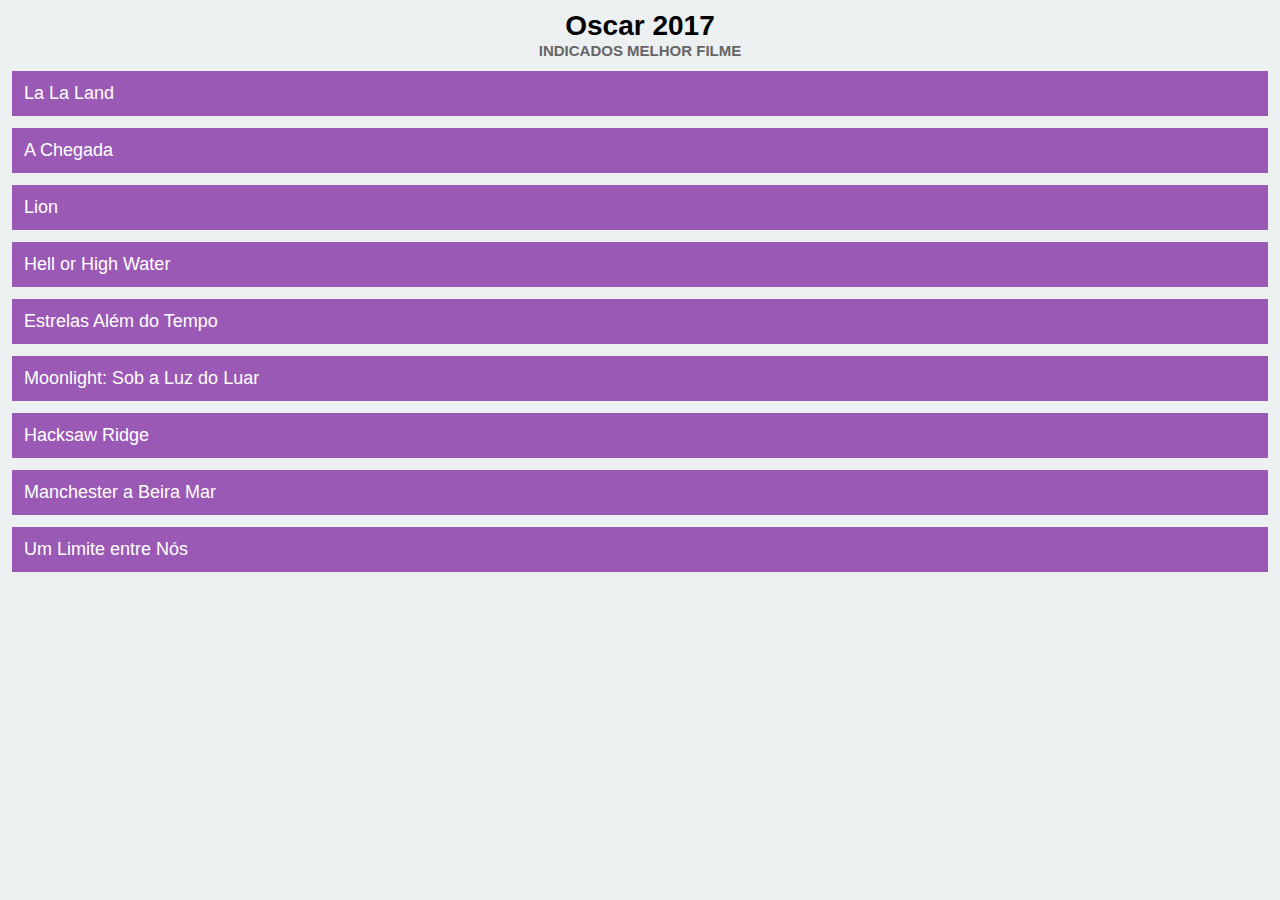
<file: p001/p001.html>
<!DOCTYPE html>
<html lang="en">
<head>
    <meta charset="UTF-8">
    <title>Projeto 001</title>
<link rel="stylesheet" href="p1.css">
</head>
<body>
   
   <h1>Oscar 2017</h1>
   <h2>Indicados Melhor Filme</h2>
   
   <ul>
       <li>La La Land</li>
       <li>A Chegada</li>
       <li>Lion</li>
       <li>Hell or High Water</li>
       <li>Estrelas Além do Tempo</li>
       <li>Moonlight: Sob a Luz do Luar</li>
       <li>Hacksaw Ridge</li>
       <li>Manchester a Beira Mar</li>
       <li>Um Limite entre Nós</li>
   </ul>
    
</body>
</html>
</file>
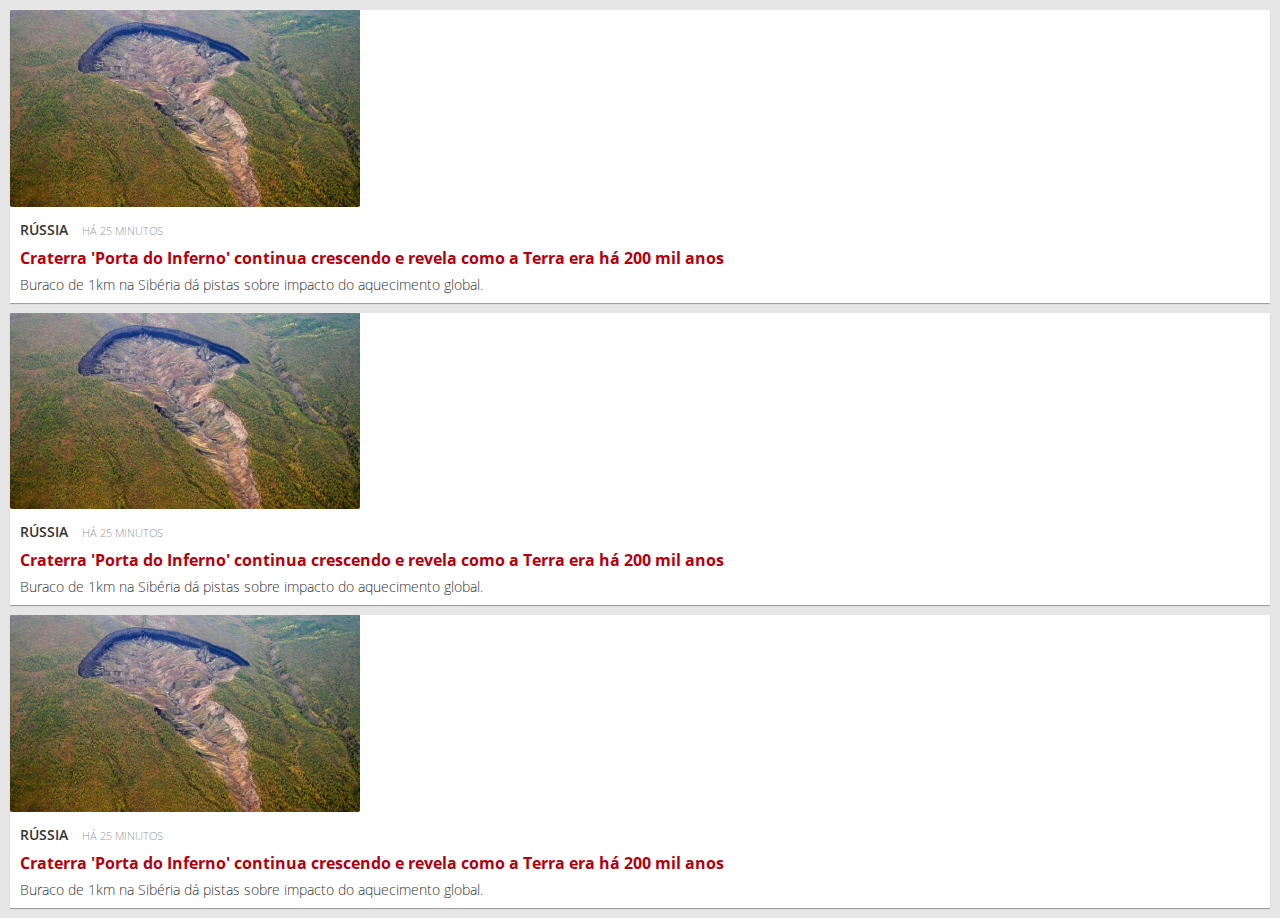
<file: p002/p002.html>
<!DOCTYPE html>
<html lang="en">
<head>
    <meta charset="UTF-8">
    <title>Projeto 002</title>
    <link rel="stylesheet" href="p2.css">
</head>
<body>
  
<div class="noticia">
      
       <a href="#"><img src="cratera.png" alt="cratera na rússia"></a>
       
    <div class="texto">
       <div class="detalhes">
           <span id="pais">rússia</span> 
           <span id="quando">há 25 minutos </span>
       </div>
       
       <h2><a href="#">Craterra 'Porta do Inferno' continua crescendo e revela como a Terra era há 200 mil anos</a></h2>
       
       <p id="texto">Buraco de 1km na Sibéria dá pistas sobre impacto do aquecimento global.</p>
    </div> 
    
</div>
   
<div class="noticia">
      
       <a href="#"><img src="cratera.png" alt="cratera na rússia"></a>
       
    <div class="texto">
       <div class="detalhes">
           <span id="pais">rússia</span> 
           <span id="quando">há 25 minutos </span>
       </div>
       
       <h2><a href="#">Craterra 'Porta do Inferno' continua crescendo e revela como a Terra era há 200 mil anos</a></h2>
       
       <p id="texto">Buraco de 1km na Sibéria dá pistas sobre impacto do aquecimento global.</p>
    </div> 
    
</div>

<div class="noticia">
      
       <a href="#"><img src="cratera.png" alt="cratera na rússia"></a>
       
    <div class="texto">
       <div class="detalhes">
           <span id="pais">rússia</span> 
           <span id="quando">há 25 minutos </span>
       </div>
       
       <h2><a href="#">Craterra 'Porta do Inferno' continua crescendo e revela como a Terra era há 200 mil anos</a></h2>
       
       <p id="texto">Buraco de 1km na Sibéria dá pistas sobre impacto do aquecimento global.</p>
    </div> 
    
</div>
</body>
</html>
</file>
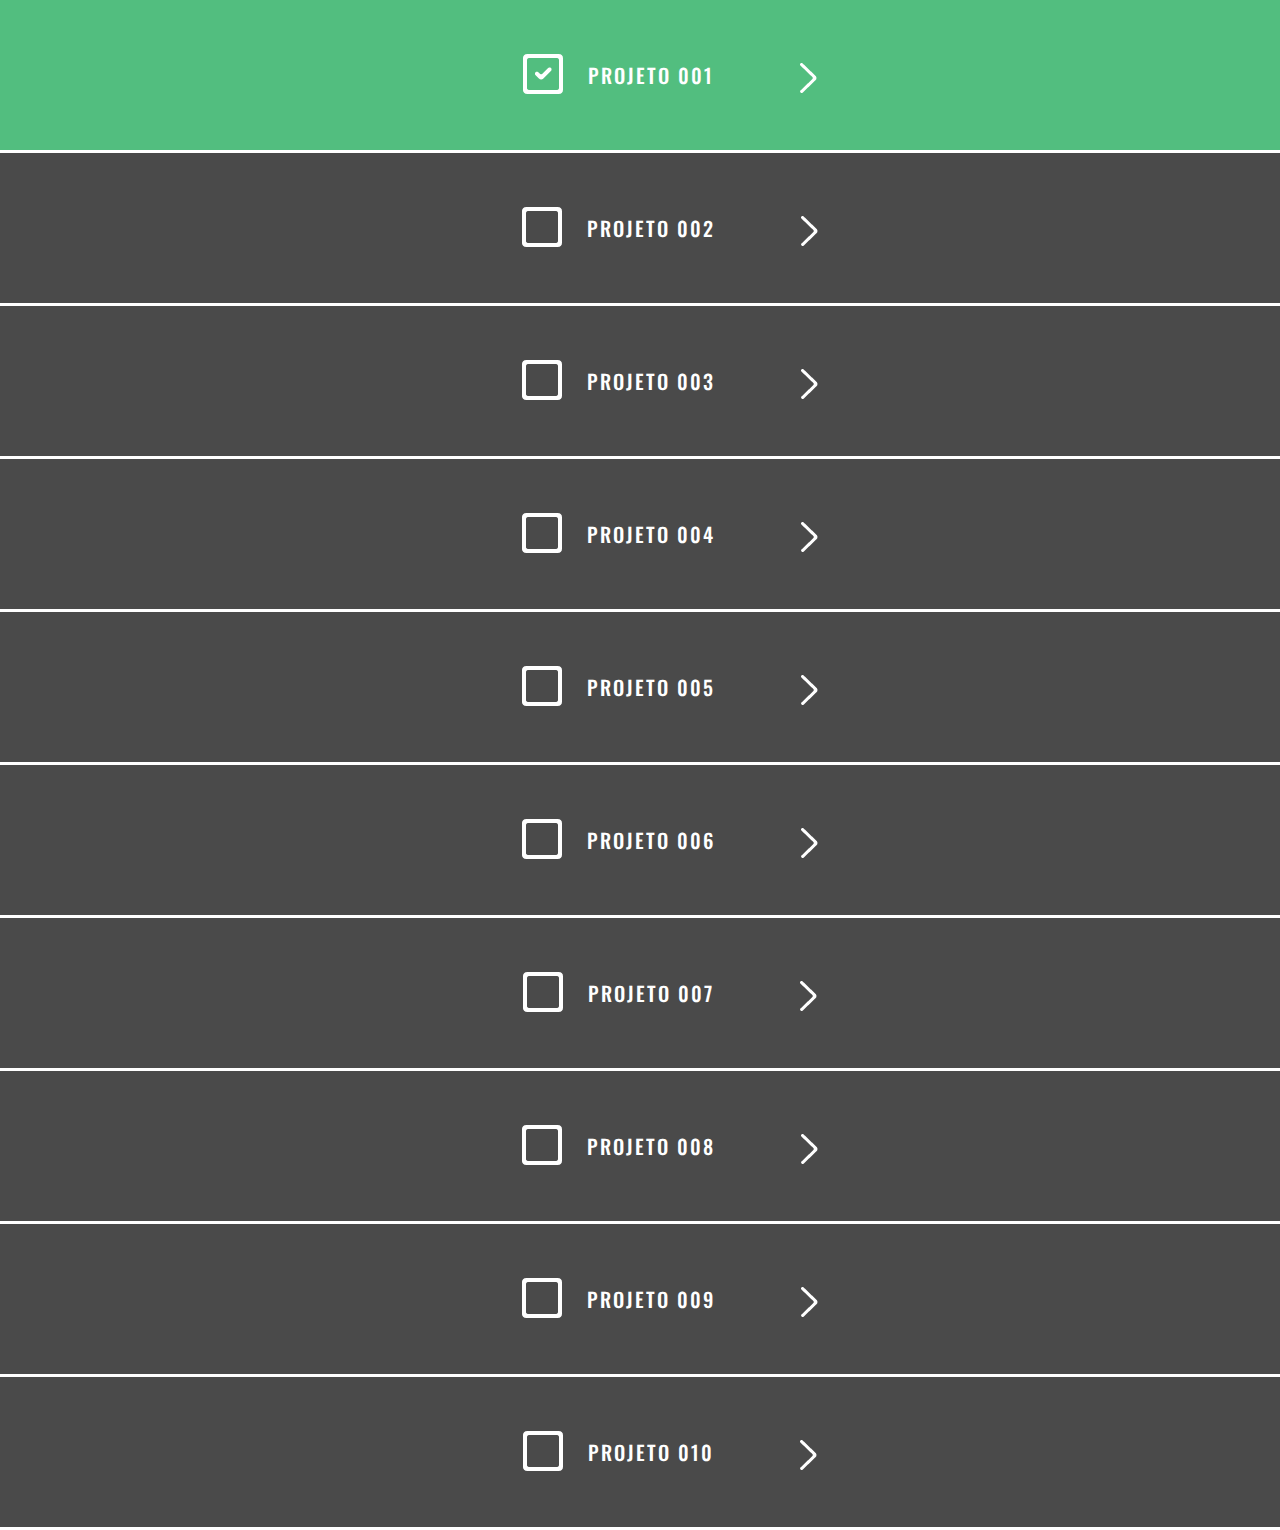
<file: p004/p004.html>
<!DOCTYPE html>
<html lang="pt-br">
<head>
    <meta charset="UTF-8">
    <link rel="stylesheet" href="css/normalize.css">
    <link rel="stylesheet" href="css/p004.css">
    <link href="https://fonts.googleapis.com/css?family=Oswald:500" rel="stylesheet">

    <title>Projeto 004</title>
</head>
<body>
   
   <ul>
       <a href="../p001/p001.html"><li id="p1"><img src="img/done.png" alt=""><span>Projeto 001</span> <img src="img/arrow-right.png" alt=""></li></a>
       <a href="../p002/p002.html"><li><img src="img/done3.png" alt=""><span>Projeto 002</span> <img src="img/arrow-right.png" alt=""></li></a>
       <a href="../p003/login.html"><li><img src="img/done3.png" alt=""><span>Projeto 003</span> <img src="img/arrow-right.png" alt=""></li></a>
       <a href="../p004/p004.html"><li><img src="img/done3.png" alt=""><span>Projeto 004</span> <img src="img/arrow-right.png" alt=""></li></a>    
       <a href="../p005/p005-tabela.html"><li><img src="img/done3.png" alt=""><span>Projeto 005</span> <img src="img/arrow-right.png" alt=""></li></a>   
       <a href="../p006/p006.html"><li><img src="img/done3.png" alt=""><span>Projeto 006</span> <img src="img/arrow-right.png" alt=""></li></a> 
       <a href="../p007/p007.html"><li><img src="img/done3.png" alt=""><span>Projeto 007</span> <img src="img/arrow-right.png" alt=""></li></a>   
       <a href="../p008/p008.html"><li><img src="img/done3.png" alt=""><span>Projeto 008</span> <img src="img/arrow-right.png" alt=""></li></a>   
       <a href="../p009/p009.html"><li><img src="img/done3.png" alt=""><span>Projeto 009</span> <img src="img/arrow-right.png" alt=""></li></a>   
       <a href="../p010/p010.html"><li><img src="img/done3.png" alt=""><span>Projeto 010</span> <img src="img/arrow-right.png" alt=""></li></a>      
   </ul>
    
</body>
</html>
</file>
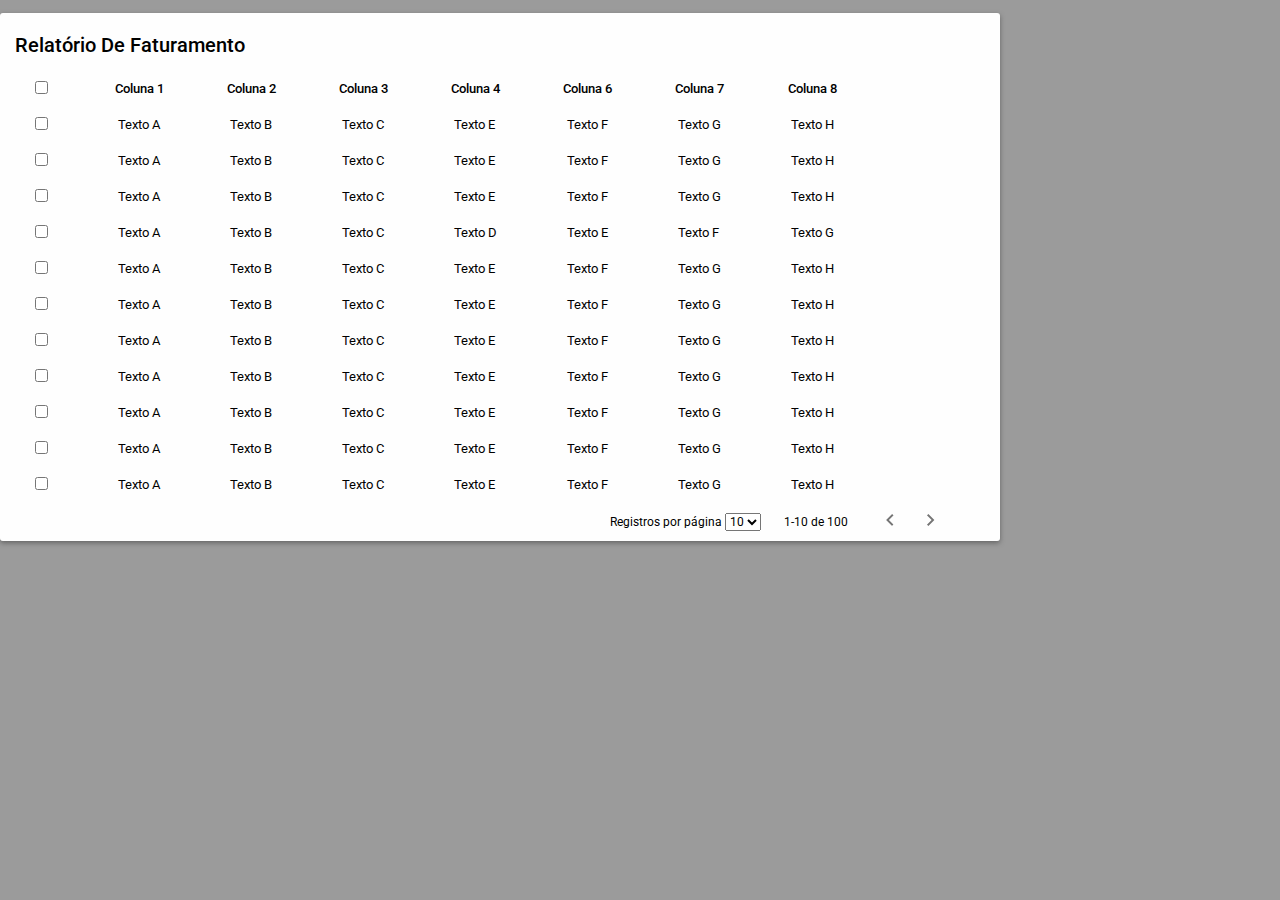
<file: p005/p005-tabela.html>
<!DOCTYPE html>
<html lang="en">
<head>
    <meta charset="UTF-8">
    <title>Projeto 005 - Tabela</title>
    <link rel="stylesheet" href="css/normalize.css">
    <link rel="stylesheet" href="css/tabela.css">
    <link href="https://fonts.googleapis.com/css?family=Roboto:400,500" rel="stylesheet">
    

</head>
<body>
   
   
   <div class="tabela">
   
   <table>
      <h1>relatório de faturamento</h1>
       <td><input type="checkbox"></td>
       <th>Coluna 1</th>
       <th>Coluna 2</th>
       <th>Coluna 3</th>
       <th>Coluna 4</th>
       <th>Coluna 6</th>
       <th>Coluna 7</th>
       <th>Coluna 8</th>
       
       <tr>       
           <td><input type="checkbox"></td>
           <td>Texto A</td>
           <td>Texto B</td>
           <td>Texto C</td>
           <td>Texto E</td>
           <td>Texto F</td>
           <td>Texto G</td>
           <td>Texto H</td>
       </tr>
      
       <tr>
           <td><input type="checkbox"></td>
           <td>Texto A</td>
           <td>Texto B</td>
           <td>Texto C</td>
           <td>Texto E</td>
           <td>Texto F</td>
           <td>Texto G</td>
           <td>Texto H</td>
       </tr>
       
       <tr>
           <td><input type="checkbox"></td>
           <td>Texto A</td>
           <td>Texto B</td>
           <td>Texto C</td>
           <td>Texto E</td>
           <td>Texto F</td>
           <td>Texto G</td>
           <td>Texto H</td>
       </tr>
       
       <tr>
           <td><input type="checkbox"></td>
           <td>Texto A</td>
           <td>Texto B</td>
           <td>Texto C</td>
           <td>Texto D</td>
           <td>Texto E</td>
           <td>Texto F</td>
           <td>Texto G</td>
       </tr>
       
       <tr>
           <td><input type="checkbox"></td>
           <td>Texto A</td>
           <td>Texto B</td>
           <td>Texto C</td>
           <td>Texto E</td>
           <td>Texto F</td>
           <td>Texto G</td>
           <td>Texto H</td>
       </tr>
       
       <tr>
           <td><input type="checkbox"></td>
           <td>Texto A</td>
           <td>Texto B</td>
           <td>Texto C</td>
           <td>Texto E</td>
           <td>Texto F</td>
           <td>Texto G</td>
           <td>Texto H</td>
       </tr>
       
       <tr>
           <td><input type="checkbox"></td>
           <td>Texto A</td>
           <td>Texto B</td>
           <td>Texto C</td>
           <td>Texto E</td>
           <td>Texto F</td>
           <td>Texto G</td>
           <td>Texto H</td>
       </tr>
       
       <tr>
           <td><input type="checkbox"></td>
           <td>Texto A</td>
           <td>Texto B</td>
           <td>Texto C</td>
           <td>Texto E</td>
           <td>Texto F</td>
           <td>Texto G</td>
           <td>Texto H</td>
       </tr>
       
       <tr>
           <td><input type="checkbox"></td>
           <td>Texto A</td>
           <td>Texto B</td>
           <td>Texto C</td>
           <td>Texto E</td>
           <td>Texto F</td>
           <td>Texto G</td>
           <td>Texto H</td>
       </tr>
       
       <tr>
           <td><input type="checkbox"></td>
           <td>Texto A</td>
           <td>Texto B</td>
           <td>Texto C</td>
           <td>Texto E</td>
           <td>Texto F</td>
           <td>Texto G</td>
           <td>Texto H</td>
       </tr>
       
       <tr>
           <td><input type="checkbox"></td>
           <td>Texto A</td>
           <td>Texto B</td>
           <td>Texto C</td>
           <td>Texto E</td>
           <td>Texto F</td>
           <td>Texto G</td>
           <td>Texto H</td>
       </tr>
    
   </table>
   <div class="rodape">
      <span class="r1"> Registros por página</span>
      
       <select name="" id="">
           <option value="">10</option>
           <option value="">9</option>
           <option value="">8</option>
           <option value="">7</option>
           <option value="">6</option>
           <option value="">5</option>
           <option value="">4</option>
           <option value="">3</option>
           <option value="">2</option>
           <option value="">1</option>
       </select>
       <span class="r2">1-10 de 100</span>
       <img src="icon-left.png" alt="">
       <img src="icon-right.png" alt="">
       
   </div>
   
   
   
   </div><!-- div tabela-->

    
</body>
</html>
</file>
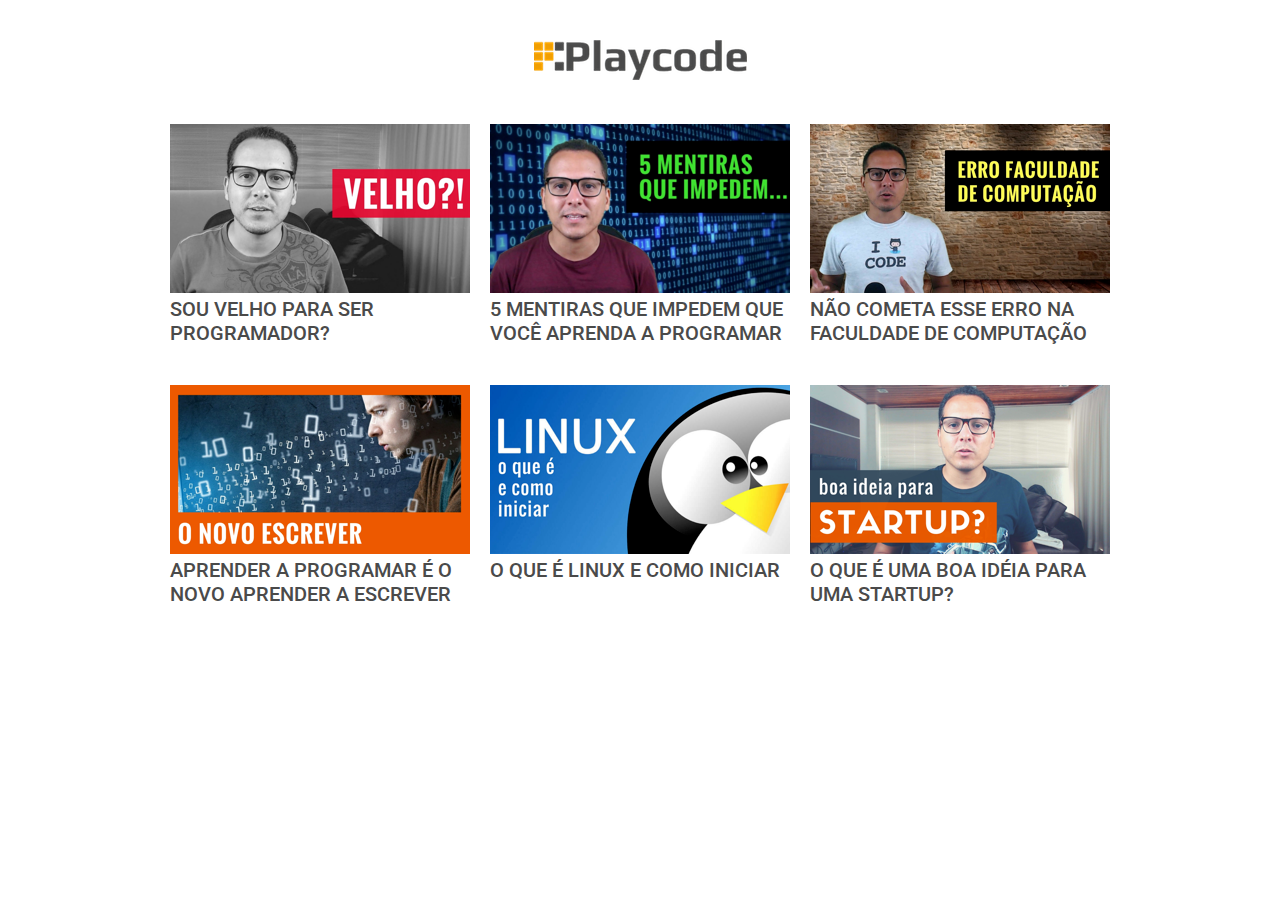
<file: p006/p006.html>
<!DOCTYPE html>
<html lang="en">
<head>
	<meta charset="UTF-8">
     <meta name="viewport" content="width:device-width, initial-scale=1">
	<title>Projeto 006</title>
     <link rel="stylesheet" href="css/normalize.css">
    <link rel="stylesheet" href="css/p6.css">
	
    <link href="https://fonts.googleapis.com/css?family=Roboto:400,500" rel="stylesheet">
</head>

<body>
<div class="container">

    <div class="topo">
        <img src="img/logo.png" alt="">
    </div>

    	<div class="pColuna">
	    	<a href=""><img src="img/1.png" alt=""></a>
	    	<span class="rodape">sou velho para ser programador?</span>
    	</div>
    	<div class="pColuna">
	    	<a href=""><img src="img/2.png" alt="" width="300"></a>
	    	<span class="rodape">5 mentiras que impedem que você aprenda a programar</span>
    	</div>
    	<div class="pColuna">
	    	<a href=""><img src="img/3.png" alt=""></a>
	    	<span class="rodape">não cometa esse erro na faculdade de computação</span>
    	</div>


    	<div class="pColuna">
	    	<a href=""><img src="img/4.png" alt=""></a>
	    	<span class="rodape">aprender a programar é o novo aprender a escrever</span>
    	</div>
    	<div class="pColuna">
	    	<a href=""><img src="img/5.png" alt="" width="300"></a>
	    	<span class="rodape">o que é linux e como iniciar</span>
    	</div>
    	<div class="pColuna">
	    	<a href=""><img src="img/6.png" alt=""></a>
	    	<span class="rodape">o que é uma boa idéia para uma startup?</span>
    	</div>

</div>
        
</body>
<!-- ctrl + shift+ p - liveload - enable/disable plugins/enablle - simple reload-->
<script>document.write('<script src="http://' + (location.host || 'localhost').split(':')[0] + ':35729/livereload.js?snipver=1"></' + 'script>')</script>	

</html>
</file>
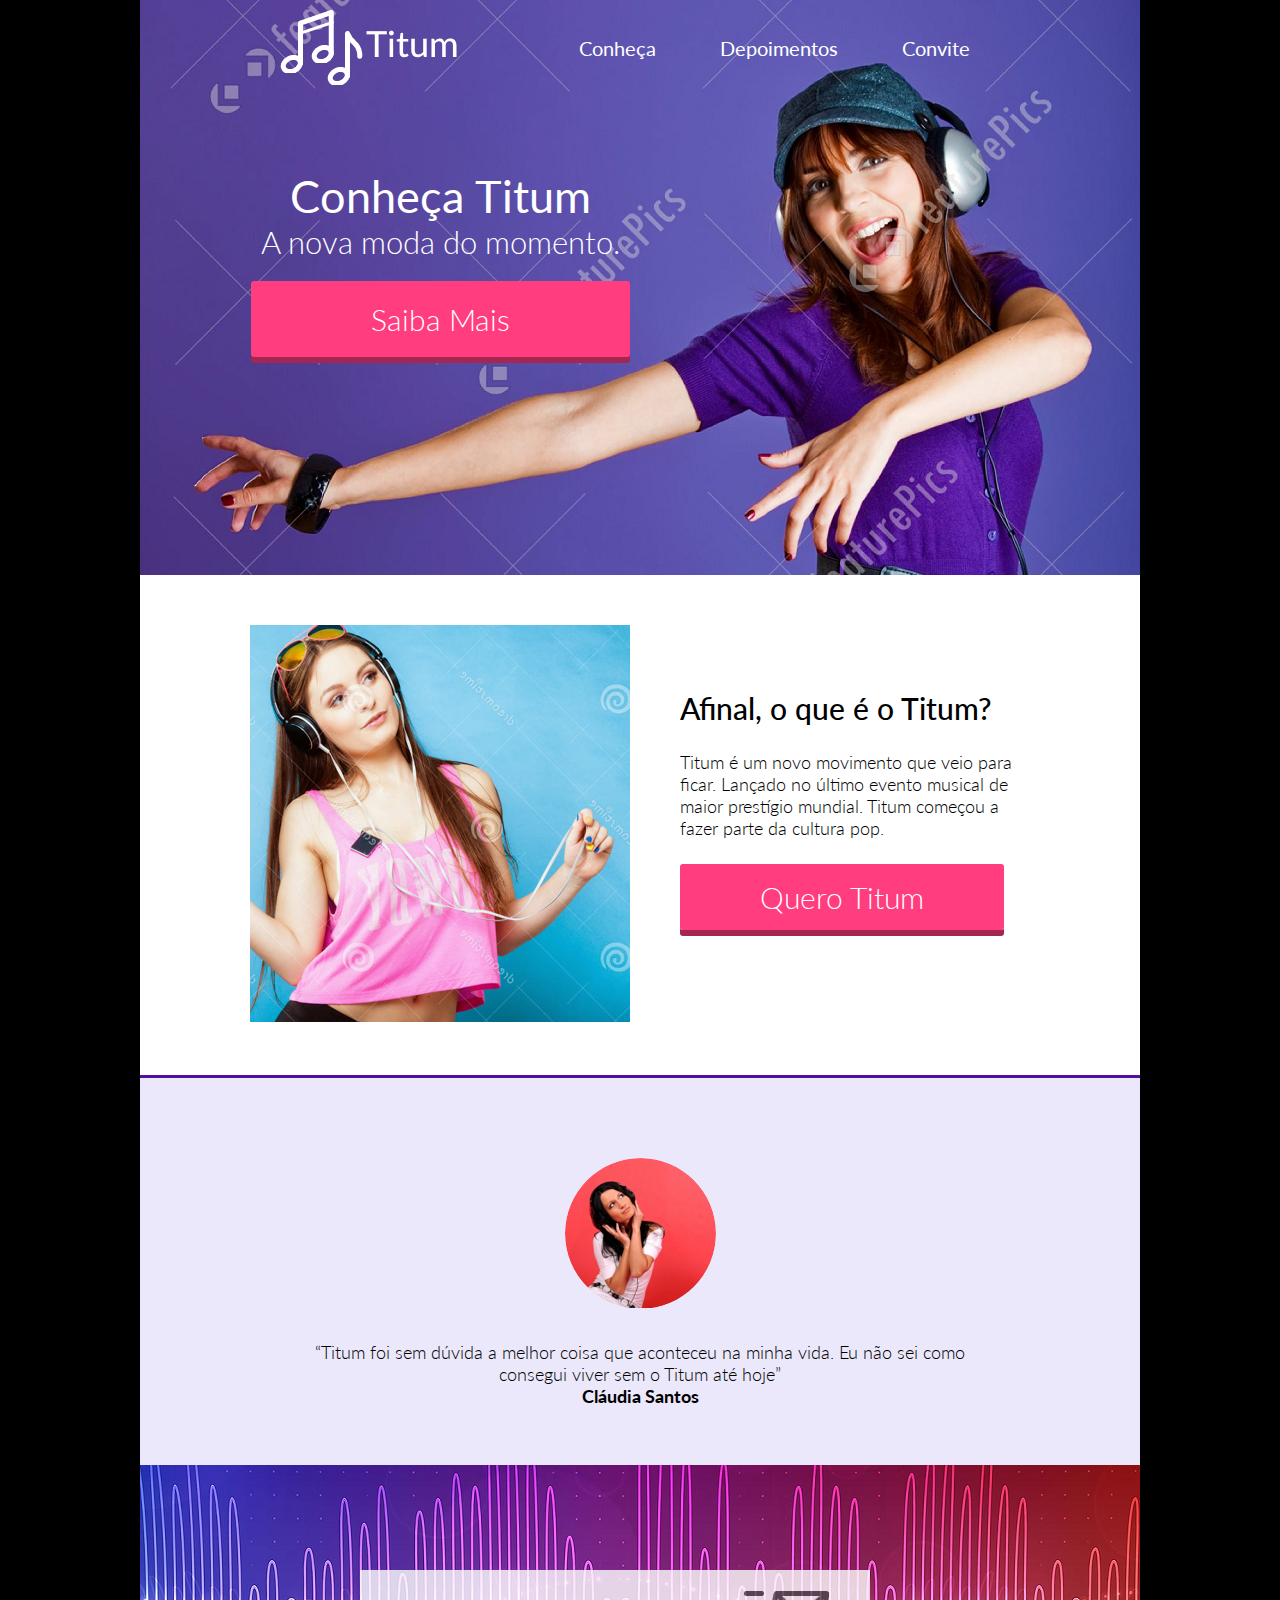
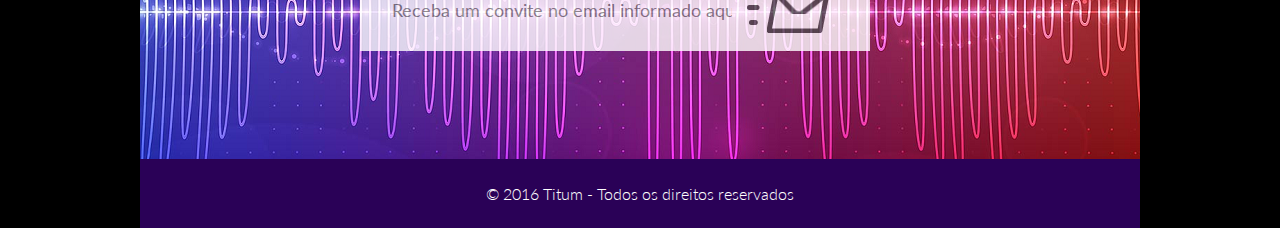
<file: p007/p007.html>
<!DOCTYPE html>
<html lang="pt-br">
<head>
	<meta charset="UTF-8">
	<meta http-equiv="X-UA-Compatible" content="IE=edge">
    <meta name="viewport" content="width=device-width, initial-scale=1.0">
	<title>Projeto 007</title>

    <link href="https://fonts.googleapis.com/css?family=Lato:300,400" rel="stylesheet">
	<link rel="stylesheet" href="css/normalize.css">
	<link rel="stylesheet" href="css/p7.css">
    
    
</head>
<body>
<!--
header-logo e menu
	log0- h1 image replacement
	nav-menu
		ul-li

section id

div>input text sem bordas e placeholder com texto e buttom com img
tudo dentro de um form.

footer
-->

<section id="inicio">

<header>

	<h1><span>Titum</span></h1>

	<nav>
		<ul>
			<li><a href="#">Conheça</a></li>
			<li><a href="#">Depoimentos</a></li>
			<li><a href="#">Convite</a></li>
		</ul>
	</nav>		
</header>

<div id="innerInicio">
	<h2>Conheça Titum</h2>
	<p>A nova moda do momento.</p>
	<a href="#" class="saibaMais">Saiba Mais</a>
</div>

</section>

<section id="conheca">
    <div class="conhecaImagem">
    <img src="img/conheca.png" alt="" class="teen">
    </div>
    <div class="innerConheca">
    <h2>Afinal, o que é o Titum?</h2>
    <p>Titum  é um novo movimento que veio para ficar. Lançado no último evento musical de maior prestígio mundial. Titum começou a fazer parte da cultura pop.</p>
    
    <a href="" class="quero">Quero Titum</a>
    </div>
    
</section>

<section id="comentario">
    
    <img src="img/comentario.png" alt="" class="coment-imagem">
    
    <p class="pComent"><q>Titum foi sem dúvida a melhor coisa que aconteceu na minha vida. Eu não sei como consegui viver sem o Titum até hoje</q></p>
    <p class="nome">Cláudia Santos</p>
    
</section>

<section id="convite">
   <div class="conviteDiv">
     
      <form action="">
       <input type="text" class="formulario" placeholder="Receba um convite no email informado aqui">
       <a href="" class="btn-convite"><img src="img/f6.png" alt=""></a>
       </form>
       
   </div>
</section>


<footer>
   <p>&#169; 2016 Titum - Todos os direitos reservados</p>
</footer>

</body>

<!-- ctrl + shift+ p - liveload - enable/disable plugins/enablle - simple reload-->
<script>document.write('<script src="http://' + (location.host || 'localhost').split(':')[0] + ':35729/livereload.js?snipver=1"></' + 'script>')</script>	

</html>
</file>
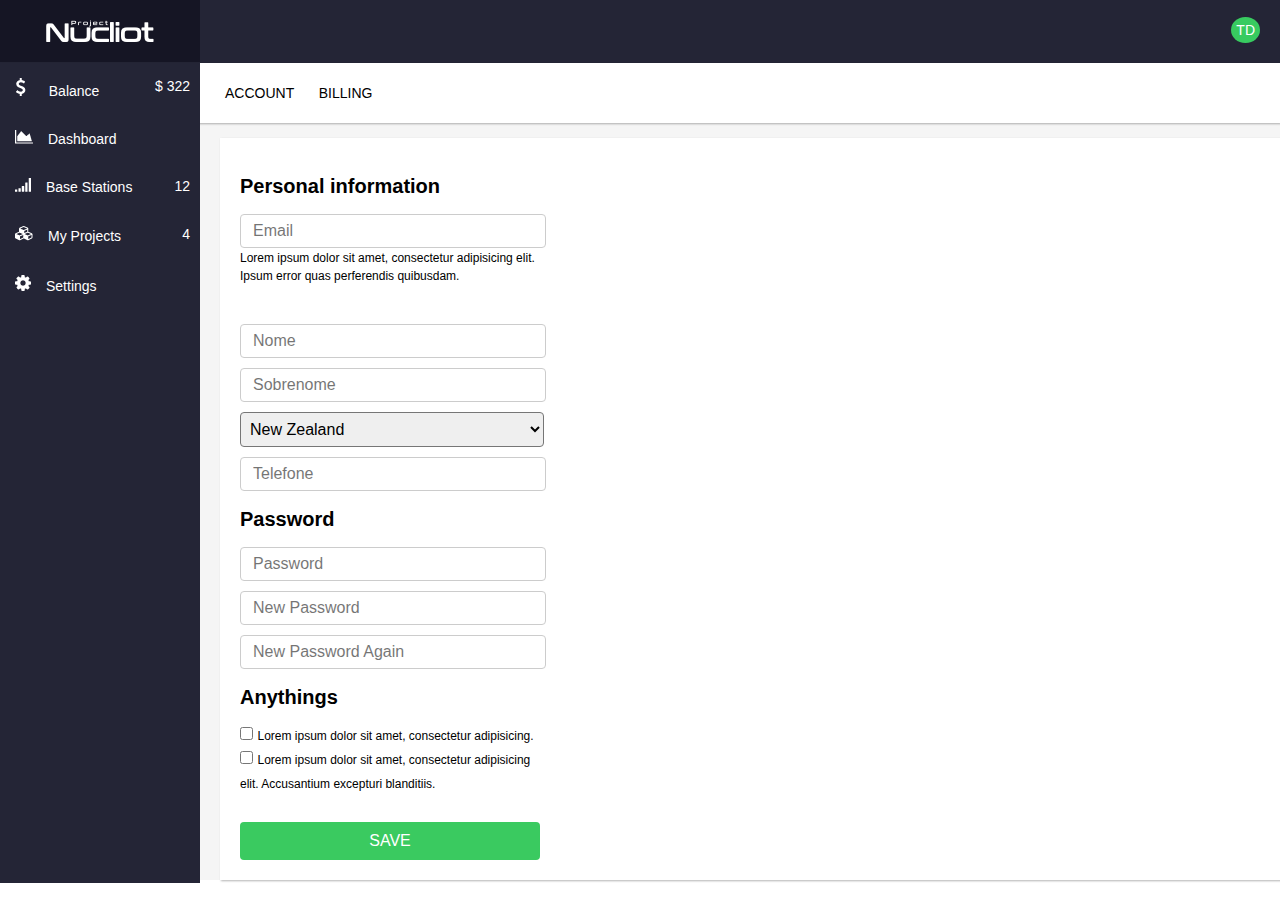
<file: p008/p008.html>
<!DOCTYPE html>
<html lang="en">
<head>
	<meta charset="UTF-8">
	<title>Projeto 008</title>
	<link rel="stylesheet" href="css/normalize.css">
	<link rel="stylesheet" href="css/p8.css">
</head>
<body>
<header id="logo">
<div class="container">
	<h1><span>Nucliot</span></h1>
    <span id="logo">TD</span>
</div>
</header>

<aside>
	<div class="container">
		<ul>
			<li><img src="p8-img/balance.png"><a href="">&nbsp;&nbsp;Balance</a><span class="lado">$ 322</span></li>
			<li><img src="p8-img/dashboard.png"><a href="">Dashboard</a></li>
			<li><img src="p8-img/base%20stations.png"><a href="">Base Stations</a><span class="lado">12</span</li>
			<li><img src="p8-img/projects.png"><a href="">My Projects</a><span class="lado">4</span</li>
			<li><img src="p8-img/settings.png"><a href="">Settings</a></li>
		</ul>
	</div>
</aside>

<section id="form-sec">

	
<header id="forms">
    <ul>
        <li><a href="">ACCOUNT</a></li>
        <li><a href="">BILLING</a></li>
    </ul>
</header>

<div id="personal-form">
    
    <form action="">

          <h2>Personal information</h2>
       <input type="email" class="formulario" placeholder="Email" id="first-input">
        <span>Lorem ipsum dolor sit amet, consectetur adipisicing elit. Ipsum error quas perferendis quibusdam.</span>
        <input type="text" class="formulario" placeholder="Nome" id="second-input">
        <input type="text" class="formulario" placeholder="Sobrenome">
        <select name="tipoveiculo">
           <option value="">New Zealand</option>
           <option value="">Brazil</option>
           <option value="">Italy</option>
           <option value="">Germany</option>
        </select>
        <input type="text" class="formulario" placeholder="Telefone">

    <h2>Password</h2>
           
        <input type="password" placeholder="Password">
        <input type="password" placeholder="New Password">
        <input type="password" placeholder="New Password Again">
     
    <h2>Anythings</h2>
           
    <input type="checkbox" class="check">
    <span class="">Lorem ipsum dolor sit amet, consectetur adipisicing.</span>
    <input type="checkbox" class="check">
    <span>Lorem ipsum dolor sit amet, consectetur adipisicing elit. Accusantium excepturi blanditiis.</span>
    
    <a href="#" class="button">SAVE</a>
    
    </form>
</div>



</section>

</body>
<!-- ctrl + shift+ p - liveload - enable/disable plugins/enablle - simple reload-->
<script>document.write('<script src="http://' + (location.host || 'localhost').split(':')[0] + ':35729/livereload.js?snipver=1"></' + 'script>')</script>

</html>
</file>
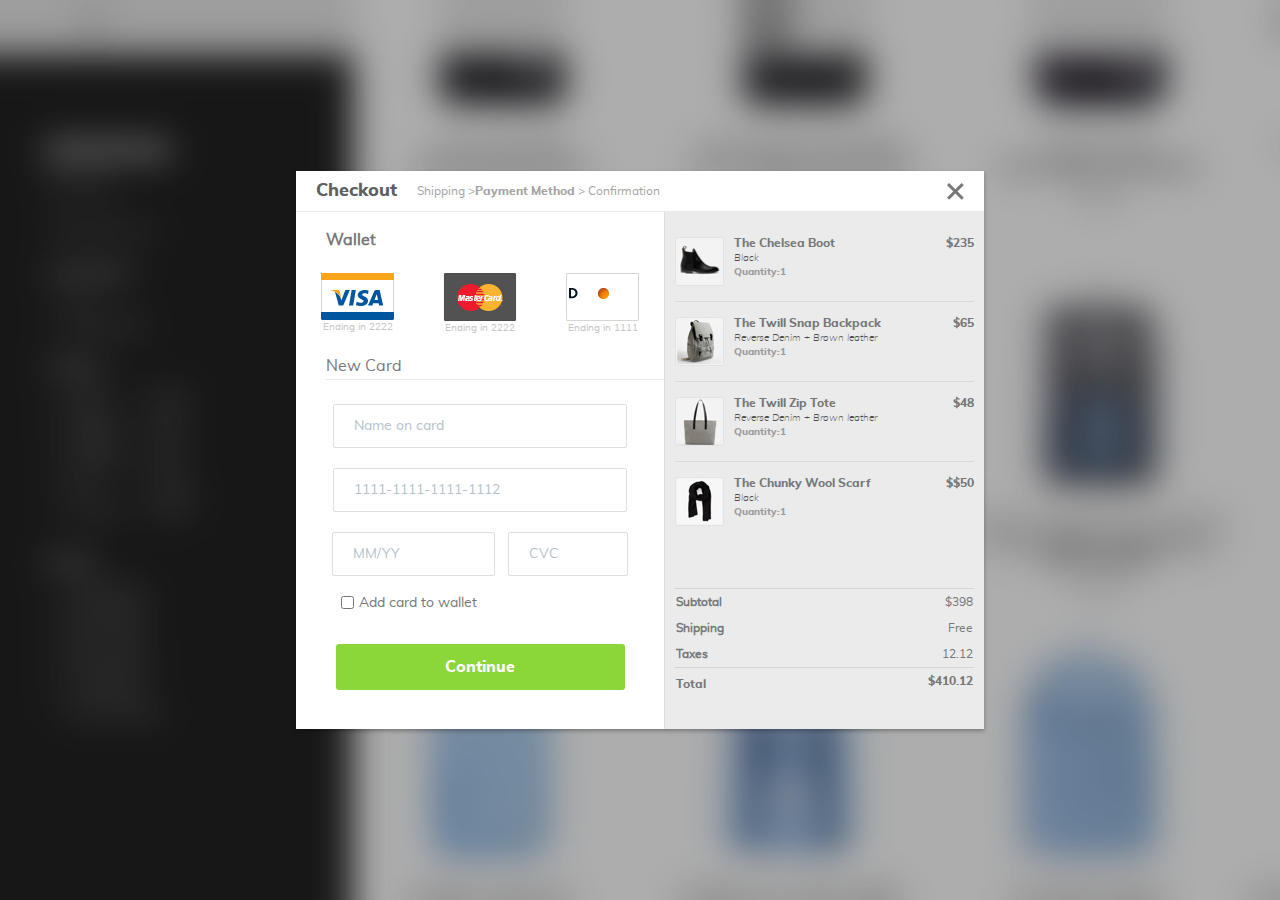
<file: p009/p009.html>
<!DOCTYPE html>
<html lang="en">
<head>
    <meta charset="UTF-8">
    <title>Projeto 009</title>
    <link rel="stylesheet" href="css/normalize.css">
    <link rel="stylesheet" href="css/principal.css">
    <link rel="stylesheet" href="fonts/stylesheet.css">
</head>

<body>
  
<div class="checkout">
    
<header>
  <div>
   <h1>Checkout</h1>
   <span>Shipping ><strong>Payment Method</strong> > Confirmation</span>
  </div>
  <a href=""><span>Fechar</span></a>
</header>
    
<main>
<div class="cartao">
        <div class="wallet">
            <h2>Wallet</h2>
            <ul>
                <li>
                <a href="">
                <img src="p-9-img/visa.png" alt="">
                    <small>Ending in 2222</small>
                </a>
                </li>
                   <li>
                <a href="">
                <img src="p-9-img/master.png" alt="">
                    <small>Ending in 2222</small>
                </a>
                </li>
                   <li>
                <a href="">
                <img src="p-9-img/discover2.png" alt="">
                    <small>Ending in 1111</small>
                </a>
                </li>
            </ul>
        </div>

    
    <div class="newCard">
        <form action="">
            <fieldset>
                <legend>New Card</legend>
                <input type="text" placeholder="Name on card">
                <input type="text" placeholder="1111-1111-1111-1112">
            
                <input type="text" class="data" placeholder="MM/YY">
                <input type="text" class="cvc" placeholder="CVC">
            <!-- name="addWallet" - for="addWallet" 
                <input type="checkbox" name="addWallet">
                <label for="addWallet">Add card to wallet</label>
            --> 
                <label for="addWallet">
                <input type="checkbox" name="addWallet">
                Add card to wallet
                </label>
          

                <button>Continue</button>
                
            </fieldset>
        </form>
    </div>
    
</div><!--cartao-->
    
    <div class="resumos">
        
    <ul class="produtos">
        <li>
            <img src="p-9-img/boot.png" alt="">
            <div class="detalhes ">
                <h3>The Chelsea Boot</h3>
                <small>Black</small>
                <span>Quantity:1</span>
            </div> 
            <span class="preco">$235</span>
        </li>
        <li>
            <img src="p-9-img/backpack.png" alt="">
            <div class="detalhes">
               <h3>The Twill Snap Backpack</h3>
                <small>Reverse Denim + Brown leather</small>
                <span>Quantity:1</span>
            </div> 
            <span class="preco">$65</span>
        </li>
        <li>
            <img src="p-9-img/purse.png" alt="">
            <div class="detalhes">
                <h3>The Twill Zip Tote</h3>
                <small>Reverse Denim + Brown leather</small>
                <span>Quantity:1</span>
            </div> 
            <span class="preco">$48</span>
        </li>
        <li>
            <img src="p-9-img/scarf.png" alt="">
            <div class="detalhes">
              <h3>The Chunky Wool Scarf</h3>
                <small>Black</small>
                <span>Quantity:1</span>
            </div> 
            <span class="preco">$$50</span>
        </li>
    </ul>
    
    <table>
        <tbody>
            <tr>
                <th scope="row">Subtotal</th>
                <td>$398</td>
            </tr>
            <tr>
                <th scope="row">Shipping</th>
                <td>Free</td>
            </tr>
            <tr>
                <th scope="row">Taxes</th>
                <td>12.12</td>
            </tr>
        </tbody>
        <tfoot>
            <tr>
                <th scope="row">Total</th>
                <td>$410.12</td>
            </tr>
        </tfoot>
    </table>
    
    </div>
    
</main>
    
</div>
   
   
</body>
</html>
</file>
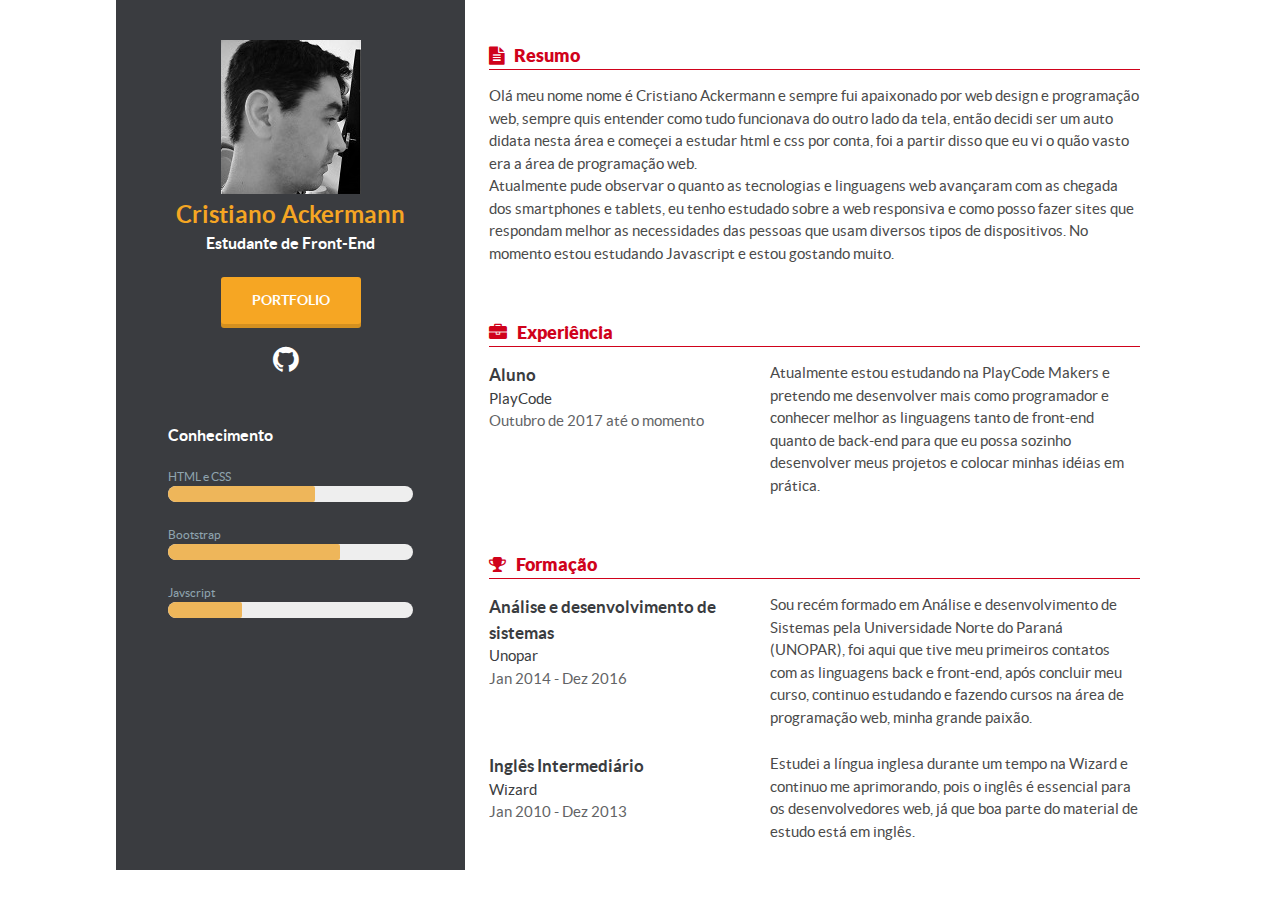
<file: p010/p010.html>
<!DOCTYPE html>
<html lang="pt-br">
<head>
    <meta charset="UTF-8">
    <meta name="viewport" content="width=device-width, initial-scale=1">
    <title>Projeto 010</title>
    <link rel="stylesheet" href="font-awesome-4.7.0/css/font-awesome.css">
    <link rel="stylesheet" href="webfontkit/stylesheet.css">
    <link rel="stylesheet" href="bulma-0.6.1/css/bulma.css">
    <link rel="stylesheet" href="css/avatar.css">
</head>
<body>


<div class="container">
<div class="columns">
   
<!-- 4 COLUNAS-->
<div class="column is-4 avatar">

<div class="card">
  <div class="card-image">
    
    <img src="img/cristiano.jpg" alt="">

  </div>
  <div class="card-content">
    <h1 class="title">Cristiano Ackermann</h1>
    <h2 class="subtitle">Estudante de Front-End</h2>
    <a href="https://github.com/cristianogsa/pm-projetos" class="button is-danger is-medium">PORTFOLIO</a>
    <div class="content social">
        <a href="https://github.com/cristianogsa/pm-projetos"><i class="fa fa-github" aria-hidden="true"></i></a>
    </div>
  </div>
</div>

<div class="conhecimento">
    <h2 class="title">Conhecimento</h2>

    <h3>HTML e CSS</h3>
    <progress class="progress" value="60" max="100"></progress>
    <h3>Bootstrap</h3>
    <progress class="progress" value="70" max="100"></progress>
    <h3>Javscript</h3>
    <progress class="progress" value="30" max="100"></progress>
</div>


</div>
    
<!-- 8 COLUNAS-->
    <div class="column is-8 about-me">
       
        <div class="column resumo">
           <header>
            <span><i class="fa fa-file-text" aria-hidden="true"></i></span><h2>Resumo</h2>
           </header>
           <p>Olá meu nome nome é Cristiano Ackermann e sempre fui apaixonado por web design e programação web, sempre quis entender como tudo funcionava do outro lado da tela, então decidi ser um auto didata nesta área e começei a estudar html e css por conta, foi a partir disso que eu vi o quão vasto era a área de programação web.</p>
           <p>Atualmente pude observar o quanto as tecnologias e linguagens web avançaram com as chegada dos smartphones e tablets, eu tenho estudado sobre a web responsiva e como posso fazer sites que respondam melhor as necessidades das pessoas que usam diversos tipos de dispositivos. No momento estou estudando Javascript e estou gostando muito.</p>
        </div>
        
        <div class="column experiencia">
            <header>
            <span><i class="fa fa-briefcase" aria-hidden="true"></i></span><h2>Experiência</h2>
           </header>
           <div class="columns">
               <div class="column is-5">
                   <h3>Aluno</h3>
                   <span class="nivel2">PlayCode</span>
                   <span class="nivel3">Outubro de 2017 até o momento</span>
               </div>
               <div class="column is-7">
               <p>Atualmente estou estudando na PlayCode Makers e pretendo me desenvolver mais como programador e conhecer melhor as linguagens tanto de front-end quanto de back-end para que eu possa sozinho desenvolver meus projetos e colocar minhas idéias em prática.</p>
               </div>
           </div>
        </div>
        
        <div class="column formacao">
            <header>
            <span><i class="fa fa-trophy" aria-hidden="true"></i></span><h2>Formação</h2>
           </header>
           <div class="columns">
               <div class="column is-5">
                   <h3>Análise e desenvolvimento de sistemas</h3>
                   <span class="nivel2">Unopar<span>
                   <span class="nivel3">Jan 2014 - Dez 2016</span>
               </div>
               <div class="column is-7">
               <p>Sou recém formado em Análise e desenvolvimento de Sistemas pela Universidade Norte do Paraná (UNOPAR), foi aqui que tive meu primeiros contatos com as linguagens back e front-end, após concluir meu curso, continuo estudando e fazendo cursos na área de programação web, minha grande paixão. </p>
               </div>
           </div>
                      <div class="columns">
               <div class="column is-5">
                   <h3>Inglês Intermediário</h3>
                   <span class="nivel2">Wizard<span>
                   <span class="nivel3">Jan 2010 - Dez 2013</span>
               </div>
               <div class="column is-7">
               <p>Estudei a língua inglesa durante um tempo na Wizard e continuo me aprimorando, pois o inglês é essencial para os desenvolvedores web, já que boa parte do material de estudo está em inglês.</p>
               </div>
           </div>
        </div>
        
     </div>


</div><!-- columns-->
</div><!-- container-->
</body>
</html>
</file>
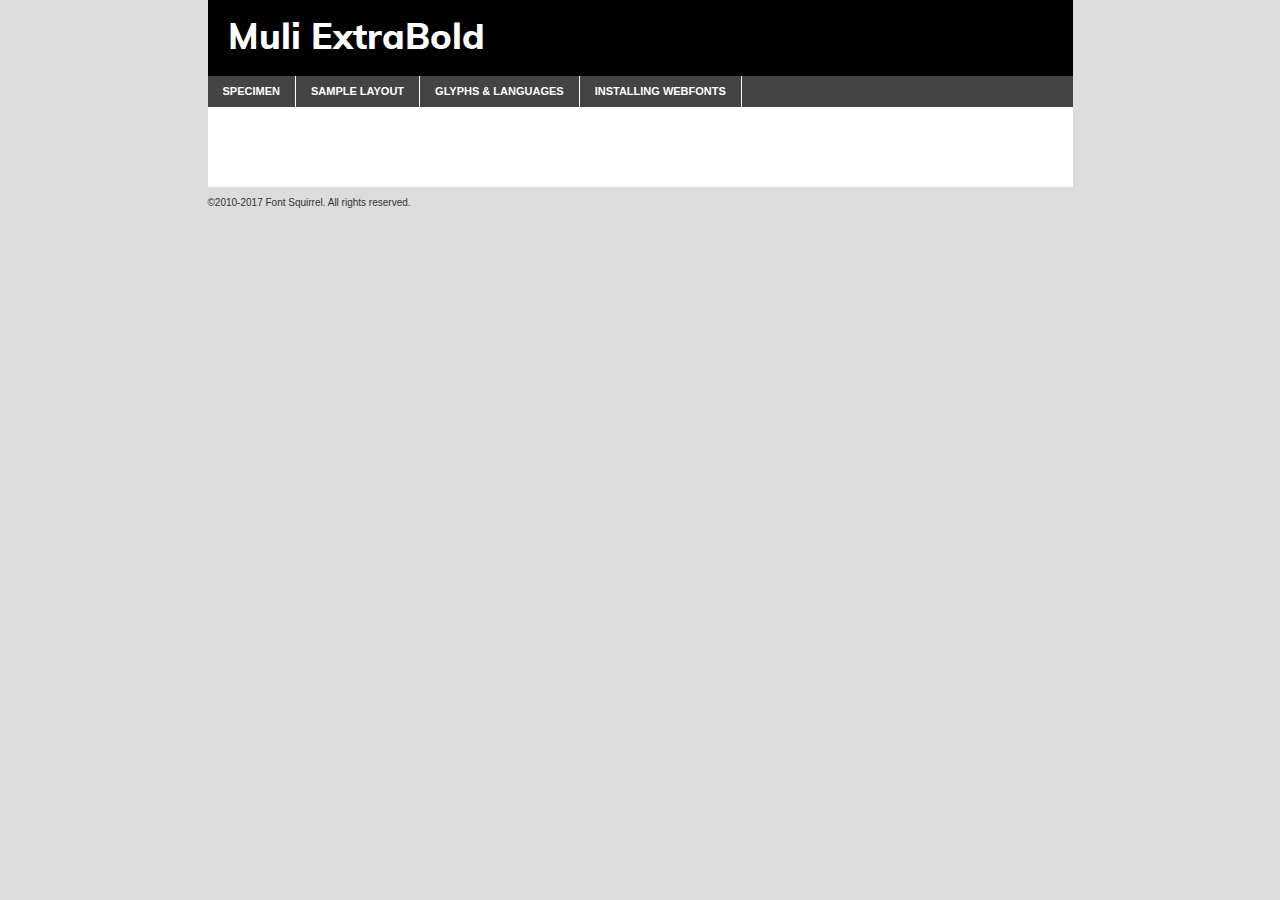
<file: p009/fonts/muli-extrabold-demo.html>
<!DOCTYPE html PUBLIC "-//W3C//DTD XHTML 1.0 Transitional//EN"
	"http://www.w3.org/TR/xhtml1/DTD/xhtml1-transitional.dtd">

<html xmlns="http://www.w3.org/1999/xhtml" xml:lang="en" lang="en">
<head>
	<meta http-equiv="Content-Type" content="text/html; charset=utf-8" />
	<script src="http://ajax.googleapis.com/ajax/libs/jquery/1.7.2/jquery.min.js" type="text/javascript" charset="utf-8"></script>
	<script type="text/javascript">
	(function($){$.fn.easyTabs=function(option){var param=jQuery.extend({fadeSpeed:"fast",defaultContent:1,activeClass:'active'},option);$(this).each(function(){var thisId="#"+this.id;if(param.defaultContent==''){param.defaultContent=1;}
	if(typeof param.defaultContent=="number")
	{var defaultTab=$(thisId+" .tabs li:eq("+(param.defaultContent-1)+") a").attr('href').substr(1);}else{var defaultTab=param.defaultContent;}
	$(thisId+" .tabs li a").each(function(){var tabToHide=$(this).attr('href').substr(1);$("#"+tabToHide).addClass('easytabs-tab-content');});hideAll();changeContent(defaultTab);function hideAll(){$(thisId+" .easytabs-tab-content").hide();}
	function changeContent(tabId){hideAll();$(thisId+" .tabs li").removeClass(param.activeClass);$(thisId+" .tabs li a[href=#"+tabId+"]").closest('li').addClass(param.activeClass);if(param.fadeSpeed!="none")
	{$(thisId+" #"+tabId).fadeIn(param.fadeSpeed);}else{$(thisId+" #"+tabId).show();}}
	$(thisId+" .tabs li").click(function(){var tabId=$(this).find('a').attr('href').substr(1);changeContent(tabId);return false;});});}})(jQuery);
	</script>
	<link rel="stylesheet" href="specimen_files/specimen_stylesheet.css" type="text/css" charset="utf-8" />
	<link rel="stylesheet" href="stylesheet.css" type="text/css" charset="utf-8" />

	<style type="text/css">
					body{
				font-family: 'muliextrabold';
							}
		</style>

	<title>Muli ExtraBold Specimen</title>
	
	
	<script type="text/javascript" charset="utf-8">
		$(document).ready(function() {
			$('#container').easyTabs({defaultContent:1});
		});
	</script>
</head>

<body>
<div id="container">
	<div id="header">
		Muli ExtraBold	</div>
	<ul class="tabs">
		<li><a href="#specimen">Specimen</a></li>
		<li><a href="#layout">Sample Layout</a></li>
				<li><a href="#glyphs">Glyphs &amp; Languages</a></li>
		<li><a href="#installing">Installing Webfonts</a></li>
		
	</ul>
	
	<div id="main_content">

		
			<div id="specimen">
		
				<div class="section">
					<div class="grid12 firstcol">
						<div class="huge">AaBb</div>
					</div>
				</div>
		
				<div class="section">
					<div class="glyph_range">A&#x200B;B&#x200b;C&#x200b;D&#x200b;E&#x200b;F&#x200b;G&#x200b;H&#x200b;I&#x200b;J&#x200b;K&#x200b;L&#x200b;M&#x200b;N&#x200b;O&#x200b;P&#x200b;Q&#x200b;R&#x200b;S&#x200b;T&#x200b;U&#x200b;V&#x200b;W&#x200b;X&#x200b;Y&#x200b;Z&#x200b;a&#x200b;b&#x200b;c&#x200b;d&#x200b;e&#x200b;f&#x200b;g&#x200b;h&#x200b;i&#x200b;j&#x200b;k&#x200b;l&#x200b;m&#x200b;n&#x200b;o&#x200b;p&#x200b;q&#x200b;r&#x200b;s&#x200b;t&#x200b;u&#x200b;v&#x200b;w&#x200b;x&#x200b;y&#x200b;z&#x200b;1&#x200b;2&#x200b;3&#x200b;4&#x200b;5&#x200b;6&#x200b;7&#x200b;8&#x200b;9&#x200b;0&#x200b;&amp;&#x200b;.&#x200b;,&#x200b;?&#x200b;!&#x200b;&#64;&#x200b;(&#x200b;)&#x200b;#&#x200b;$&#x200b;%&#x200b;*&#x200b;+&#x200b;-&#x200b;=&#x200b;:&#x200b;;</div>
				</div>
				<div class="section">
					<div class="grid12 firstcol">
						<table class="sample_table">
							<tr><td>10</td><td class="size10">abcdefghijklmnopqrstuvwxyzABCDEFGHIJKLMNOPQRSTUVWXYZ0123456789abcdefghijklmnopqrstuvwxyzABCDEFGHIJKLMNOPQRSTUVWXYZ0123456789abcdefghijklmnopqrstuvwxyzABCDEFGHIJKLMNOPQRSTUVWXYZ</td></tr>
							<tr><td>11</td><td class="size11">abcdefghijklmnopqrstuvwxyzABCDEFGHIJKLMNOPQRSTUVWXYZ0123456789abcdefghijklmnopqrstuvwxyzABCDEFGHIJKLMNOPQRSTUVWXYZ0123456789abcdefghijklmnopqrstuvwxyzABCDEFGHIJKLMNOPQRSTUVWXYZ</td></tr>
							<tr><td>12</td><td class="size12">abcdefghijklmnopqrstuvwxyzABCDEFGHIJKLMNOPQRSTUVWXYZ0123456789abcdefghijklmnopqrstuvwxyzABCDEFGHIJKLMNOPQRSTUVWXYZ0123456789abcdefghijklmnopqrstuvwxyzABCDEFGHIJKLMNOPQRSTUVWXYZ</td></tr>
							<tr><td>13</td><td class="size13">abcdefghijklmnopqrstuvwxyzABCDEFGHIJKLMNOPQRSTUVWXYZ0123456789abcdefghijklmnopqrstuvwxyzABCDEFGHIJKLMNOPQRSTUVWXYZ0123456789abcdefghijklmnopqrstuvwxyzABCDEFGHIJKLMNOPQRSTUVWXYZ</td></tr>
							<tr><td>14</td><td class="size14">abcdefghijklmnopqrstuvwxyzABCDEFGHIJKLMNOPQRSTUVWXYZ0123456789abcdefghijklmnopqrstuvwxyzABCDEFGHIJKLMNOPQRSTUVWXYZ0123456789abcdefghijklmnopqrstuvwxyzABCDEFGHIJKLMNOPQRSTUVWXYZ</td></tr>
							<tr><td>16</td><td class="size16">abcdefghijklmnopqrstuvwxyzABCDEFGHIJKLMNOPQRSTUVWXYZ0123456789abcdefghijklmnopqrstuvwxyzABCDEFGHIJKLMNOPQRSTUVWXYZ</td></tr>
							<tr><td>18</td><td class="size18">abcdefghijklmnopqrstuvwxyzABCDEFGHIJKLMNOPQRSTUVWXYZ0123456789abcdefghijklmnopqrstuvwxyzABCDEFGHIJKLMNOPQRSTUVWXYZ</td></tr>
							<tr><td>20</td><td class="size20">abcdefghijklmnopqrstuvwxyzABCDEFGHIJKLMNOPQRSTUVWXYZ0123456789abcdefghijklmnopqrstuvwxyzABCDEFGHIJKLMNOPQRSTUVWXYZ</td></tr>
							<tr><td>24</td><td class="size24">abcdefghijklmnopqrstuvwxyzABCDEFGHIJKLMNOPQRSTUVWXYZ0123456789abcdefghijklmnopqrstuvwxyzABCDEFGHIJKLMNOPQRSTUVWXYZ</td></tr>
							<tr><td>30</td><td class="size30">abcdefghijklmnopqrstuvwxyzABCDEFGHIJKLMNOPQRSTUVWXYZ0123456789abcdefghijklmnopqrstuvwxyzABCDEFGHIJKLMNOPQRSTUVWXYZ</td></tr>
							<tr><td>36</td><td class="size36">abcdefghijklmnopqrstuvwxyzABCDEFGHIJKLMNOPQRSTUVWXYZ0123456789abcdefghijklmnopqrstuvwxyzABCDEFGHIJKLMNOPQRSTUVWXYZ</td></tr>
							<tr><td>48</td><td class="size48">abcdefghijklmnopqrstuvwxyzABCDEFGHIJKLMNOPQRSTUVWXYZ0123456789abcdefghijklmnopqrstuvwxyzABCDEFGHIJKLMNOPQRSTUVWXYZ</td></tr>
							<tr><td>60</td><td class="size60">abcdefghijklmnopqrstuvwxyzABCDEFGHIJKLMNOPQRSTUVWXYZ0123456789abcdefghijklmnopqrstuvwxyzABCDEFGHIJKLMNOPQRSTUVWXYZ</td></tr>
							<tr><td>72</td><td class="size72">abcdefghijklmnopqrstuvwxyzABCDEFGHIJKLMNOPQRSTUVWXYZ0123456789abcdefghijklmnopqrstuvwxyzABCDEFGHIJKLMNOPQRSTUVWXYZ</td></tr>
							<tr><td>90</td><td class="size90">abcdefghijklmnopqrstuvwxyzABCDEFGHIJKLMNOPQRSTUVWXYZ0123456789abcdefghijklmnopqrstuvwxyzABCDEFGHIJKLMNOPQRSTUVWXYZ</td></tr>
						</table>
				
					</div>
			
				</div>
		
		
		
								<div class="section" id="bodycomparison">


										<div id="xheight">
				<div class="fontbody">&#x25FC;&#x25FC;&#x25FC;&#x25FC;&#x25FC;&#x25FC;&#x25FC;&#x25FC;&#x25FC;&#x25FC;&#x25FC;&#x25FC;&#x25FC;&#x25FC;&#x25FC;&#x25FC;&#x25FC;&#x25FC;&#x25FC;&#x25FC;&#x25FC;&#x25FC;&#x25FC;&#x25FC;&#x25FC;&#x25FC;&#x25FC;&#x25FC;&#x25FC;&#x25FC;&#x25FC;&#x25FC;&#x25FC;&#x25FC;&#x25FC;&#x25FC;&#x25FC;&#x25FC;&#x25FC;&#x25FC;&#x25FC;&#x25FC;&#x25FC;&#x25FC;&#x25FC;&#x25FC;&#x25FC;&#x25FC;&#x25FC;&#x25FC;&#x25FC;&#x25FC;&#x25FC;&#x25FC;&#x25FC;&#x25FC;&#x25FC;&#x25FC;&#x25FC;&#x25FC;&#x25FC;&#x25FC;&#x25FC;&#x25FC;&#x25FC;&#x25FC;&#x25FC;&#x25FC;&#x25FC;&#x25FC;&#x25FC;&#x25FC;&#x25FC;&#x25FC;&#x25FC;&#x25FC;&#x25FC;&#x25FC;&#x25FC;&#x25FC;&#x25FC;&#x25FC;&#x25FC;&#x25FC;&#x25FC;&#x25FC;&#x25FC;&#x25FC;&#x25FC;&#x25FC;&#x25FC;&#x25FC;&#x25FC;&#x25FC;&#x25FC;&#x25FC;&#x25FC;&#x25FC;&#x25FC;body</div><div class="arialbody">body</div><div class="verdanabody">body</div><div class="georgiabody">body</div></div>
										<div class="fontbody" style="z-index:1">
											body<span>Muli ExtraBold</span>
										</div>
										<div class="arialbody" style="z-index:1">
											body<span>Arial</span>
										</div>
										<div class="verdanabody" style="z-index:1">
											body<span>Verdana</span>
										</div>
										<div class="georgiabody" style="z-index:1">
											body<span>Georgia</span>
										</div>



								</div>
		
		
				<div class="section psample psample_row1" id="">
					
					<div class="grid2 firstcol">
						<p class="size10"><span>10.</span>Aenean lacinia bibendum nulla sed consectetur. Fusce dapibus, tellus ac cursus commodo, tortor mauris condimentum nibh, ut fermentum massa justo sit amet risus. Nullam id dolor id nibh ultricies vehicula ut id elit. Cum sociis natoque penatibus et magnis dis parturient montes, nascetur ridiculus mus. Nulla vitae elit libero, a pharetra augue.</p>
			
					</div>
					<div class="grid3">
						<p class="size11"><span>11.</span>Aenean lacinia bibendum nulla sed consectetur. Fusce dapibus, tellus ac cursus commodo, tortor mauris condimentum nibh, ut fermentum massa justo sit amet risus. Nullam id dolor id nibh ultricies vehicula ut id elit. Cum sociis natoque penatibus et magnis dis parturient montes, nascetur ridiculus mus. Nulla vitae elit libero, a pharetra augue.</p>
			
					</div>
					<div class="grid3">
						<p class="size12"><span>12.</span>Aenean lacinia bibendum nulla sed consectetur. Fusce dapibus, tellus ac cursus commodo, tortor mauris condimentum nibh, ut fermentum massa justo sit amet risus. Nullam id dolor id nibh ultricies vehicula ut id elit. Cum sociis natoque penatibus et magnis dis parturient montes, nascetur ridiculus mus. Nulla vitae elit libero, a pharetra augue.</p>
			
					</div>
					<div class="grid4">
						<p class="size13"><span>13.</span>Aenean lacinia bibendum nulla sed consectetur. Fusce dapibus, tellus ac cursus commodo, tortor mauris condimentum nibh, ut fermentum massa justo sit amet risus. Nullam id dolor id nibh ultricies vehicula ut id elit. Cum sociis natoque penatibus et magnis dis parturient montes, nascetur ridiculus mus. Nulla vitae elit libero, a pharetra augue.</p>
			
					</div>
					<div class="white_blend"></div>
					
				</div>
				<div class="section psample psample_row2" id="">
					<div class="grid3 firstcol">
						<p class="size14"><span>14.</span>Aenean lacinia bibendum nulla sed consectetur. Fusce dapibus, tellus ac cursus commodo, tortor mauris condimentum nibh, ut fermentum massa justo sit amet risus. Nullam id dolor id nibh ultricies vehicula ut id elit. Cum sociis natoque penatibus et magnis dis parturient montes, nascetur ridiculus mus. Nulla vitae elit libero, a pharetra augue.</p>
			
					</div>
					<div class="grid4">
						<p class="size16"><span>16.</span>Aenean lacinia bibendum nulla sed consectetur. Fusce dapibus, tellus ac cursus commodo, tortor mauris condimentum nibh, ut fermentum massa justo sit amet risus. Nullam id dolor id nibh ultricies vehicula ut id elit. Cum sociis natoque penatibus et magnis dis parturient montes, nascetur ridiculus mus. Nulla vitae elit libero, a pharetra augue.</p>
			
					</div>
					<div class="grid5">
						<p class="size18"><span>18.</span>Aenean lacinia bibendum nulla sed consectetur. Fusce dapibus, tellus ac cursus commodo, tortor mauris condimentum nibh, ut fermentum massa justo sit amet risus. Nullam id dolor id nibh ultricies vehicula ut id elit. Cum sociis natoque penatibus et magnis dis parturient montes, nascetur ridiculus mus. Nulla vitae elit libero, a pharetra augue.</p>
			
					</div>

					<div class="white_blend"></div>

				</div>
				
				<div class="section psample psample_row3" id="">
					<div class="grid5 firstcol">
						<p class="size20"><span>20.</span>Aenean lacinia bibendum nulla sed consectetur. Fusce dapibus, tellus ac cursus commodo, tortor mauris condimentum nibh, ut fermentum massa justo sit amet risus. Nullam id dolor id nibh ultricies vehicula ut id elit. Cum sociis natoque penatibus et magnis dis parturient montes, nascetur ridiculus mus. Nulla vitae elit libero, a pharetra augue.</p>
					</div>
					<div class="grid7">
						<p class="size24"><span>24.</span>Aenean lacinia bibendum nulla sed consectetur. Fusce dapibus, tellus ac cursus commodo, tortor mauris condimentum nibh, ut fermentum massa justo sit amet risus. Nullam id dolor id nibh ultricies vehicula ut id elit. Cum sociis natoque penatibus et magnis dis parturient montes, nascetur ridiculus mus. Nulla vitae elit libero, a pharetra augue.</p>
					</div>
					
					<div class="white_blend"></div>
					
				</div>
				
				<div class="section psample psample_row4" id="">
					<div class="grid12 firstcol">
						<p class="size30"><span>30.</span>Aenean lacinia bibendum nulla sed consectetur. Fusce dapibus, tellus ac cursus commodo, tortor mauris condimentum nibh, ut fermentum massa justo sit amet risus. Nullam id dolor id nibh ultricies vehicula ut id elit. Cum sociis natoque penatibus et magnis dis parturient montes, nascetur ridiculus mus. Nulla vitae elit libero, a pharetra augue.</p>
					</div>
					<div class="white_blend"></div>
					
				</div>
				
				
				
				<div class="section psample psample_row1 fullreverse">
					<div class="grid2 firstcol">
						<p class="size10"><span>10.</span>Aenean lacinia bibendum nulla sed consectetur. Fusce dapibus, tellus ac cursus commodo, tortor mauris condimentum nibh, ut fermentum massa justo sit amet risus. Nullam id dolor id nibh ultricies vehicula ut id elit. Cum sociis natoque penatibus et magnis dis parturient montes, nascetur ridiculus mus. Nulla vitae elit libero, a pharetra augue.</p>
			
					</div>
					<div class="grid3">
						<p class="size11"><span>11.</span>Aenean lacinia bibendum nulla sed consectetur. Fusce dapibus, tellus ac cursus commodo, tortor mauris condimentum nibh, ut fermentum massa justo sit amet risus. Nullam id dolor id nibh ultricies vehicula ut id elit. Cum sociis natoque penatibus et magnis dis parturient montes, nascetur ridiculus mus. Nulla vitae elit libero, a pharetra augue.</p>
			
					</div>
					<div class="grid3">
						<p class="size12"><span>12.</span>Aenean lacinia bibendum nulla sed consectetur. Fusce dapibus, tellus ac cursus commodo, tortor mauris condimentum nibh, ut fermentum massa justo sit amet risus. Nullam id dolor id nibh ultricies vehicula ut id elit. Cum sociis natoque penatibus et magnis dis parturient montes, nascetur ridiculus mus. Nulla vitae elit libero, a pharetra augue.</p>
			
					</div>
					<div class="grid4">
						<p class="size13"><span>13.</span>Aenean lacinia bibendum nulla sed consectetur. Fusce dapibus, tellus ac cursus commodo, tortor mauris condimentum nibh, ut fermentum massa justo sit amet risus. Nullam id dolor id nibh ultricies vehicula ut id elit. Cum sociis natoque penatibus et magnis dis parturient montes, nascetur ridiculus mus. Nulla vitae elit libero, a pharetra augue.</p>
			
					</div>
					<div class="black_blend"></div>
					
				</div>
				
				<div class="section psample psample_row2 fullreverse">
					<div class="grid3 firstcol">
						<p class="size14"><span>14.</span>Aenean lacinia bibendum nulla sed consectetur. Fusce dapibus, tellus ac cursus commodo, tortor mauris condimentum nibh, ut fermentum massa justo sit amet risus. Nullam id dolor id nibh ultricies vehicula ut id elit. Cum sociis natoque penatibus et magnis dis parturient montes, nascetur ridiculus mus. Nulla vitae elit libero, a pharetra augue.</p>
			
					</div>
					<div class="grid4">
						<p class="size16"><span>16.</span>Aenean lacinia bibendum nulla sed consectetur. Fusce dapibus, tellus ac cursus commodo, tortor mauris condimentum nibh, ut fermentum massa justo sit amet risus. Nullam id dolor id nibh ultricies vehicula ut id elit. Cum sociis natoque penatibus et magnis dis parturient montes, nascetur ridiculus mus. Nulla vitae elit libero, a pharetra augue.</p>
			
					</div>
					<div class="grid5">
						<p class="size18"><span>18.</span>Aenean lacinia bibendum nulla sed consectetur. Fusce dapibus, tellus ac cursus commodo, tortor mauris condimentum nibh, ut fermentum massa justo sit amet risus. Nullam id dolor id nibh ultricies vehicula ut id elit. Cum sociis natoque penatibus et magnis dis parturient montes, nascetur ridiculus mus. Nulla vitae elit libero, a pharetra augue.</p>
			
					</div>
					<div class="black_blend"></div>

				</div>
				
				<div class="section psample fullreverse psample_row3" id="">
					<div class="grid5 firstcol">
						<p class="size20"><span>20.</span>Aenean lacinia bibendum nulla sed consectetur. Fusce dapibus, tellus ac cursus commodo, tortor mauris condimentum nibh, ut fermentum massa justo sit amet risus. Nullam id dolor id nibh ultricies vehicula ut id elit. Cum sociis natoque penatibus et magnis dis parturient montes, nascetur ridiculus mus. Nulla vitae elit libero, a pharetra augue.</p>
					</div>
					<div class="grid7">
						<p class="size24"><span>24.</span>Aenean lacinia bibendum nulla sed consectetur. Fusce dapibus, tellus ac cursus commodo, tortor mauris condimentum nibh, ut fermentum massa justo sit amet risus. Nullam id dolor id nibh ultricies vehicula ut id elit. Cum sociis natoque penatibus et magnis dis parturient montes, nascetur ridiculus mus. Nulla vitae elit libero, a pharetra augue.</p>
					</div>
					
					<div class="black_blend"></div>
					
				</div>
				
				<div class="section psample fullreverse psample_row4" id="" style="border-bottom: 20px #000 solid;">
					<div class="grid12 firstcol">
						<p class="size30"><span>30.</span>Aenean lacinia bibendum nulla sed consectetur. Fusce dapibus, tellus ac cursus commodo, tortor mauris condimentum nibh, ut fermentum massa justo sit amet risus. Nullam id dolor id nibh ultricies vehicula ut id elit. Cum sociis natoque penatibus et magnis dis parturient montes, nascetur ridiculus mus. Nulla vitae elit libero, a pharetra augue.</p>
					</div>
					<div class="black_blend"></div>
					
				</div>
				
				
				
				
			</div>
			
			<div id="layout">
				
				<div class="section">
					
					<div class="grid12 firstcol">
						<h1>Lorem Ipsum Dolor</h1>
						<h2>Etiam porta sem malesuada magna mollis euismod</h2>
						
						<p class="byline">By <a href="#link">Aenean Lacinia</a></p>
					</div>
				</div>
				<div class="section">
					<div class="grid8 firstcol">
						<p class="large">Donec sed odio dui. Morbi leo risus, porta ac consectetur ac, vestibulum at eros. Fusce dapibus, tellus ac cursus commodo, tortor mauris condimentum nibh, ut fermentum massa justo sit amet risus. </p>

						
						<h3>Pellentesque ornare sem</h3>

						<p>Maecenas sed diam eget risus varius blandit sit amet non magna. Maecenas faucibus mollis interdum. Donec ullamcorper nulla non metus auctor fringilla. Nullam id dolor id nibh ultricies vehicula ut id elit. Nullam id dolor id nibh ultricies vehicula ut id elit. </p>

						<p>Aenean eu leo quam. Pellentesque ornare sem lacinia quam venenatis vestibulum. Lorem ipsum dolor sit amet, consectetur adipiscing elit. Cum sociis natoque penatibus et magnis dis parturient montes, nascetur ridiculus mus. </p>

						<p>Nulla vitae elit libero, a pharetra augue. Praesent commodo cursus magna, vel scelerisque nisl consectetur et. Aenean lacinia bibendum nulla sed consectetur. </p>

						<p>Nullam quis risus eget urna mollis ornare vel eu leo. Nullam quis risus eget urna mollis ornare vel eu leo. Maecenas sed diam eget risus varius blandit sit amet non magna. Donec ullamcorper nulla non metus auctor fringilla. </p>

						<h3>Cras mattis consectetur</h3>

						<p>Aenean eu leo quam. Pellentesque ornare sem lacinia quam venenatis vestibulum. Aenean lacinia bibendum nulla sed consectetur. Integer posuere erat a ante venenatis dapibus posuere velit aliquet. Cras mattis consectetur purus sit amet fermentum. </p>

						<p>Nullam id dolor id nibh ultricies vehicula ut id elit. Nullam quis risus eget urna mollis ornare vel eu leo. Cras mattis consectetur purus sit amet fermentum.</p>
					</div>
					
					<div class="grid4 sidebar">
						
						<div class="box reverse">
							<p class="last">Nullam quis risus eget urna mollis ornare vel eu leo. Donec ullamcorper nulla non metus auctor fringilla. Cras mattis consectetur purus sit amet fermentum. Sed posuere consectetur est at lobortis. Lorem ipsum dolor sit amet, consectetur adipiscing elit. </p>
						</div>
						
						<p class="caption">Maecenas sed diam eget risus varius.</p>

						<p>Vestibulum id ligula porta felis euismod semper. Integer posuere erat a ante venenatis dapibus posuere velit aliquet. Vestibulum id ligula porta felis euismod semper. Sed posuere consectetur est at lobortis. Maecenas sed diam eget risus varius blandit sit amet non magna. Fusce dapibus, tellus ac cursus commodo, tortor mauris condimentum nibh, ut fermentum massa justo sit amet risus. </p>

					

						<p>Duis mollis, est non commodo luctus, nisi erat porttitor ligula, eget lacinia odio sem nec elit. Aenean lacinia bibendum nulla sed consectetur. Vivamus sagittis lacus vel augue laoreet rutrum faucibus dolor auctor. Aenean lacinia bibendum nulla sed consectetur. Nullam quis risus eget urna mollis ornare vel eu leo. </p>

						<p>Praesent commodo cursus magna, vel scelerisque nisl consectetur et. Donec ullamcorper nulla non metus auctor fringilla. Maecenas faucibus mollis interdum. Fusce dapibus, tellus ac cursus commodo, tortor mauris condimentum nibh, ut fermentum massa justo sit amet risus. </p>

					</div>
				</div>
				
			</div>


			



		<div id="glyphs">
			<div class="section">
				<div class="grid12 firstcol">
			
				<h1>Language Support</h1>
				<p>The subset of Muli ExtraBold in this kit supports the following languages:<br />
			
					Albanian, Basque, Breton, Chamorro, Danish, Dutch, English, Faroese, Finnish, French, Frisian, Galician, German, Icelandic, Italian, Malagasy, Norwegian, Portuguese, Spanish, Alsatian, Aragonese, Arapaho, Arrernte, Asturian, Aymara, Bislama, Cebuano, Corsican, Fijian, French_creole, Genoese, Gilbertese, Greenlandic, Haitian_creole, Hiligaynon, Hmong, Hopi, Ibanag, Iloko_ilokano, Indonesian, Interglossa_glosa, Interlingua, Irish_gaelic, Jerriais, Lojban, Lombard, Luxembourgeois, Manx, Mohawk, Norfolk_pitcairnese, Occitan, Oromo, Pangasinan, Papiamento, Piedmontese, Potawatomi, Rhaeto-romance, Romansh, Rotokas, Sami_lule, Samoan, Sardinian, Scots_gaelic, Seychelles_creole, Shona, Sicilian, Somali, Southern_ndebele, Swahili, Swati_swazi, Tagalog_filipino_pilipino, Tetum, Tok_pisin, Uyghur_latinized, Volapuk, Walloon, Warlpiri, Xhosa, Yapese, Zulu, Latinbasic, Ubasic, Demo				</p>
				<h1>Glyph Chart</h1>
				<p>The subset of Muli ExtraBold in this kit includes all the glyphs listed below. Unicode entities are included above each glyph to help you insert individual characters into your layout.</p>
				<div id="glyph_chart">
			
																														 <div><p>&amp;#13;</p>&#13;</div>
																				 <div><p>&amp;#32;</p>&#32;</div>
																				 <div><p>&amp;#33;</p>&#33;</div>
																				 <div><p>&amp;#34;</p>&#34;</div>
																				 <div><p>&amp;#35;</p>&#35;</div>
																				 <div><p>&amp;#36;</p>&#36;</div>
																				 <div><p>&amp;#37;</p>&#37;</div>
																				 <div><p>&amp;#38;</p>&#38;</div>
																				 <div><p>&amp;#39;</p>&#39;</div>
																				 <div><p>&amp;#40;</p>&#40;</div>
																				 <div><p>&amp;#41;</p>&#41;</div>
																				 <div><p>&amp;#42;</p>&#42;</div>
																				 <div><p>&amp;#43;</p>&#43;</div>
																				 <div><p>&amp;#44;</p>&#44;</div>
																				 <div><p>&amp;#45;</p>&#45;</div>
																				 <div><p>&amp;#46;</p>&#46;</div>
																				 <div><p>&amp;#47;</p>&#47;</div>
																				 <div><p>&amp;#48;</p>&#48;</div>
																				 <div><p>&amp;#49;</p>&#49;</div>
																				 <div><p>&amp;#50;</p>&#50;</div>
																				 <div><p>&amp;#51;</p>&#51;</div>
																				 <div><p>&amp;#52;</p>&#52;</div>
																				 <div><p>&amp;#53;</p>&#53;</div>
																				 <div><p>&amp;#54;</p>&#54;</div>
																				 <div><p>&amp;#55;</p>&#55;</div>
																				 <div><p>&amp;#56;</p>&#56;</div>
																				 <div><p>&amp;#57;</p>&#57;</div>
																				 <div><p>&amp;#58;</p>&#58;</div>
																				 <div><p>&amp;#59;</p>&#59;</div>
																				 <div><p>&amp;#60;</p>&#60;</div>
																				 <div><p>&amp;#61;</p>&#61;</div>
																				 <div><p>&amp;#62;</p>&#62;</div>
																				 <div><p>&amp;#63;</p>&#63;</div>
																				 <div><p>&amp;#64;</p>&#64;</div>
																				 <div><p>&amp;#65;</p>&#65;</div>
																				 <div><p>&amp;#66;</p>&#66;</div>
																				 <div><p>&amp;#67;</p>&#67;</div>
																				 <div><p>&amp;#68;</p>&#68;</div>
																				 <div><p>&amp;#69;</p>&#69;</div>
																				 <div><p>&amp;#70;</p>&#70;</div>
																				 <div><p>&amp;#71;</p>&#71;</div>
																				 <div><p>&amp;#72;</p>&#72;</div>
																				 <div><p>&amp;#73;</p>&#73;</div>
																				 <div><p>&amp;#74;</p>&#74;</div>
																				 <div><p>&amp;#75;</p>&#75;</div>
																				 <div><p>&amp;#76;</p>&#76;</div>
																				 <div><p>&amp;#77;</p>&#77;</div>
																				 <div><p>&amp;#78;</p>&#78;</div>
																				 <div><p>&amp;#79;</p>&#79;</div>
																				 <div><p>&amp;#80;</p>&#80;</div>
																				 <div><p>&amp;#81;</p>&#81;</div>
																				 <div><p>&amp;#82;</p>&#82;</div>
																				 <div><p>&amp;#83;</p>&#83;</div>
																				 <div><p>&amp;#84;</p>&#84;</div>
																				 <div><p>&amp;#85;</p>&#85;</div>
																				 <div><p>&amp;#86;</p>&#86;</div>
																				 <div><p>&amp;#87;</p>&#87;</div>
																				 <div><p>&amp;#88;</p>&#88;</div>
																				 <div><p>&amp;#89;</p>&#89;</div>
																				 <div><p>&amp;#90;</p>&#90;</div>
																				 <div><p>&amp;#91;</p>&#91;</div>
																				 <div><p>&amp;#92;</p>&#92;</div>
																				 <div><p>&amp;#93;</p>&#93;</div>
																				 <div><p>&amp;#94;</p>&#94;</div>
																				 <div><p>&amp;#95;</p>&#95;</div>
																				 <div><p>&amp;#96;</p>&#96;</div>
																				 <div><p>&amp;#97;</p>&#97;</div>
																				 <div><p>&amp;#98;</p>&#98;</div>
																				 <div><p>&amp;#99;</p>&#99;</div>
																				 <div><p>&amp;#100;</p>&#100;</div>
																				 <div><p>&amp;#101;</p>&#101;</div>
																				 <div><p>&amp;#102;</p>&#102;</div>
																				 <div><p>&amp;#103;</p>&#103;</div>
																				 <div><p>&amp;#104;</p>&#104;</div>
																				 <div><p>&amp;#105;</p>&#105;</div>
																				 <div><p>&amp;#106;</p>&#106;</div>
																				 <div><p>&amp;#107;</p>&#107;</div>
																				 <div><p>&amp;#108;</p>&#108;</div>
																				 <div><p>&amp;#109;</p>&#109;</div>
																				 <div><p>&amp;#110;</p>&#110;</div>
																				 <div><p>&amp;#111;</p>&#111;</div>
																				 <div><p>&amp;#112;</p>&#112;</div>
																				 <div><p>&amp;#113;</p>&#113;</div>
																				 <div><p>&amp;#114;</p>&#114;</div>
																				 <div><p>&amp;#115;</p>&#115;</div>
																				 <div><p>&amp;#116;</p>&#116;</div>
																				 <div><p>&amp;#117;</p>&#117;</div>
																				 <div><p>&amp;#118;</p>&#118;</div>
																				 <div><p>&amp;#119;</p>&#119;</div>
																				 <div><p>&amp;#120;</p>&#120;</div>
																				 <div><p>&amp;#121;</p>&#121;</div>
																				 <div><p>&amp;#122;</p>&#122;</div>
																				 <div><p>&amp;#123;</p>&#123;</div>
																				 <div><p>&amp;#124;</p>&#124;</div>
																				 <div><p>&amp;#125;</p>&#125;</div>
																				 <div><p>&amp;#126;</p>&#126;</div>
																				 <div><p>&amp;#160;</p>&#160;</div>
																				 <div><p>&amp;#161;</p>&#161;</div>
																				 <div><p>&amp;#162;</p>&#162;</div>
																				 <div><p>&amp;#163;</p>&#163;</div>
																				 <div><p>&amp;#164;</p>&#164;</div>
																				 <div><p>&amp;#165;</p>&#165;</div>
																				 <div><p>&amp;#166;</p>&#166;</div>
																				 <div><p>&amp;#167;</p>&#167;</div>
																				 <div><p>&amp;#168;</p>&#168;</div>
																				 <div><p>&amp;#169;</p>&#169;</div>
																				 <div><p>&amp;#170;</p>&#170;</div>
																				 <div><p>&amp;#171;</p>&#171;</div>
																				 <div><p>&amp;#172;</p>&#172;</div>
																				 <div><p>&amp;#173;</p>&#173;</div>
																				 <div><p>&amp;#174;</p>&#174;</div>
																				 <div><p>&amp;#175;</p>&#175;</div>
																				 <div><p>&amp;#176;</p>&#176;</div>
																				 <div><p>&amp;#177;</p>&#177;</div>
																				 <div><p>&amp;#178;</p>&#178;</div>
																				 <div><p>&amp;#179;</p>&#179;</div>
																				 <div><p>&amp;#180;</p>&#180;</div>
																				 <div><p>&amp;#181;</p>&#181;</div>
																				 <div><p>&amp;#182;</p>&#182;</div>
																				 <div><p>&amp;#183;</p>&#183;</div>
																				 <div><p>&amp;#184;</p>&#184;</div>
																				 <div><p>&amp;#185;</p>&#185;</div>
																				 <div><p>&amp;#186;</p>&#186;</div>
																				 <div><p>&amp;#187;</p>&#187;</div>
																				 <div><p>&amp;#188;</p>&#188;</div>
																				 <div><p>&amp;#189;</p>&#189;</div>
																				 <div><p>&amp;#190;</p>&#190;</div>
																				 <div><p>&amp;#191;</p>&#191;</div>
																				 <div><p>&amp;#192;</p>&#192;</div>
																				 <div><p>&amp;#193;</p>&#193;</div>
																				 <div><p>&amp;#194;</p>&#194;</div>
																				 <div><p>&amp;#195;</p>&#195;</div>
																				 <div><p>&amp;#196;</p>&#196;</div>
																				 <div><p>&amp;#197;</p>&#197;</div>
																				 <div><p>&amp;#198;</p>&#198;</div>
																				 <div><p>&amp;#199;</p>&#199;</div>
																				 <div><p>&amp;#200;</p>&#200;</div>
																				 <div><p>&amp;#201;</p>&#201;</div>
																				 <div><p>&amp;#202;</p>&#202;</div>
																				 <div><p>&amp;#203;</p>&#203;</div>
																				 <div><p>&amp;#204;</p>&#204;</div>
																				 <div><p>&amp;#205;</p>&#205;</div>
																				 <div><p>&amp;#206;</p>&#206;</div>
																				 <div><p>&amp;#207;</p>&#207;</div>
																				 <div><p>&amp;#208;</p>&#208;</div>
																				 <div><p>&amp;#209;</p>&#209;</div>
																				 <div><p>&amp;#210;</p>&#210;</div>
																				 <div><p>&amp;#211;</p>&#211;</div>
																				 <div><p>&amp;#212;</p>&#212;</div>
																				 <div><p>&amp;#213;</p>&#213;</div>
																				 <div><p>&amp;#214;</p>&#214;</div>
																				 <div><p>&amp;#215;</p>&#215;</div>
																				 <div><p>&amp;#216;</p>&#216;</div>
																				 <div><p>&amp;#217;</p>&#217;</div>
																				 <div><p>&amp;#218;</p>&#218;</div>
																				 <div><p>&amp;#219;</p>&#219;</div>
																				 <div><p>&amp;#220;</p>&#220;</div>
																				 <div><p>&amp;#221;</p>&#221;</div>
																				 <div><p>&amp;#222;</p>&#222;</div>
																				 <div><p>&amp;#223;</p>&#223;</div>
																				 <div><p>&amp;#224;</p>&#224;</div>
																				 <div><p>&amp;#225;</p>&#225;</div>
																				 <div><p>&amp;#226;</p>&#226;</div>
																				 <div><p>&amp;#227;</p>&#227;</div>
																				 <div><p>&amp;#228;</p>&#228;</div>
																				 <div><p>&amp;#229;</p>&#229;</div>
																				 <div><p>&amp;#230;</p>&#230;</div>
																				 <div><p>&amp;#231;</p>&#231;</div>
																				 <div><p>&amp;#232;</p>&#232;</div>
																				 <div><p>&amp;#233;</p>&#233;</div>
																				 <div><p>&amp;#234;</p>&#234;</div>
																				 <div><p>&amp;#235;</p>&#235;</div>
																				 <div><p>&amp;#236;</p>&#236;</div>
																				 <div><p>&amp;#237;</p>&#237;</div>
																				 <div><p>&amp;#238;</p>&#238;</div>
																				 <div><p>&amp;#239;</p>&#239;</div>
																				 <div><p>&amp;#240;</p>&#240;</div>
																				 <div><p>&amp;#241;</p>&#241;</div>
																				 <div><p>&amp;#242;</p>&#242;</div>
																				 <div><p>&amp;#243;</p>&#243;</div>
																				 <div><p>&amp;#244;</p>&#244;</div>
																				 <div><p>&amp;#245;</p>&#245;</div>
																				 <div><p>&amp;#246;</p>&#246;</div>
																				 <div><p>&amp;#247;</p>&#247;</div>
																				 <div><p>&amp;#248;</p>&#248;</div>
																				 <div><p>&amp;#249;</p>&#249;</div>
																				 <div><p>&amp;#250;</p>&#250;</div>
																				 <div><p>&amp;#251;</p>&#251;</div>
																				 <div><p>&amp;#252;</p>&#252;</div>
																				 <div><p>&amp;#253;</p>&#253;</div>
																				 <div><p>&amp;#254;</p>&#254;</div>
																				 <div><p>&amp;#255;</p>&#255;</div>
																				 <div><p>&amp;#338;</p>&#338;</div>
																				 <div><p>&amp;#339;</p>&#339;</div>
																				 <div><p>&amp;#376;</p>&#376;</div>
																				 <div><p>&amp;#710;</p>&#710;</div>
																				 <div><p>&amp;#732;</p>&#732;</div>
																				 <div><p>&amp;#8192;</p>&#8192;</div>
																				 <div><p>&amp;#8193;</p>&#8193;</div>
																				 <div><p>&amp;#8194;</p>&#8194;</div>
																				 <div><p>&amp;#8195;</p>&#8195;</div>
																				 <div><p>&amp;#8196;</p>&#8196;</div>
																				 <div><p>&amp;#8197;</p>&#8197;</div>
																				 <div><p>&amp;#8198;</p>&#8198;</div>
																				 <div><p>&amp;#8199;</p>&#8199;</div>
																				 <div><p>&amp;#8200;</p>&#8200;</div>
																				 <div><p>&amp;#8201;</p>&#8201;</div>
																				 <div><p>&amp;#8202;</p>&#8202;</div>
																				 <div><p>&amp;#8208;</p>&#8208;</div>
																				 <div><p>&amp;#8209;</p>&#8209;</div>
																				 <div><p>&amp;#8210;</p>&#8210;</div>
																				 <div><p>&amp;#8211;</p>&#8211;</div>
																				 <div><p>&amp;#8212;</p>&#8212;</div>
																				 <div><p>&amp;#8216;</p>&#8216;</div>
																				 <div><p>&amp;#8217;</p>&#8217;</div>
																				 <div><p>&amp;#8218;</p>&#8218;</div>
																				 <div><p>&amp;#8220;</p>&#8220;</div>
																				 <div><p>&amp;#8221;</p>&#8221;</div>
																				 <div><p>&amp;#8222;</p>&#8222;</div>
																				 <div><p>&amp;#8226;</p>&#8226;</div>
																				 <div><p>&amp;#8230;</p>&#8230;</div>
																				 <div><p>&amp;#8239;</p>&#8239;</div>
																				 <div><p>&amp;#8249;</p>&#8249;</div>
																				 <div><p>&amp;#8250;</p>&#8250;</div>
																				 <div><p>&amp;#8287;</p>&#8287;</div>
																				 <div><p>&amp;#8364;</p>&#8364;</div>
																				 <div><p>&amp;#8482;</p>&#8482;</div>
																				 <div><p>&amp;#9724;</p>&#9724;</div>
																				 <div><p>&amp;#64257;</p>&#64257;</div>
																				 <div><p>&amp;#64258;</p>&#64258;</div>
																																						</div>	
				</div>
		
		
			</div>
		</div>
		
		
		<div id="specs">
			
		</div>
	
		<div id="installing">
			<div class="section">
				<div class="grid7 firstcol">
					<h1>Installing Webfonts</h1>
					
					<p>Webfonts are supported by all major browser platforms but not all in the same way. There are currently four different font formats that must be included in order to target all browsers. This includes TTF, WOFF, EOT and SVG.</p>
					
					<h2>1. Upload your webfonts</h2>
					<p>You must upload your webfont kit to your website. They should be in or near the same directory as your CSS files.</p>
					
					<h2>2. Include the webfont stylesheet</h2>
					<p>A special CSS @font-face declaration helps the various browsers select the appropriate font it needs without causing you a bunch of headaches. Learn more about this syntax by reading the <a href="https://www.fontspring.com/blog/further-hardening-of-the-bulletproof-syntax">Fontspring blog post</a> about it. The code for it is as follows:</p>


<code>
@font-face{ 
	font-family: 'MyWebFont';
	src: url('WebFont.eot');
	src: url('WebFont.eot?#iefix') format('embedded-opentype'),
	     url('WebFont.woff') format('woff'),
	     url('WebFont.ttf') format('truetype'),
	     url('WebFont.svg#webfont') format('svg');
}
</code>

	<p>We've already gone ahead and generated the code for you. All you have to do is link to the stylesheet in your HTML, like this:</p>
	<code>&lt;link rel=&quot;stylesheet&quot; href=&quot;stylesheet.css&quot; type=&quot;text/css&quot; charset=&quot;utf-8&quot; /&gt;</code>

					<h2>3. Modify your own stylesheet</h2>
					<p>To take advantage of your new fonts, you must tell your stylesheet to use them. Look at the original @font-face declaration above and find the property called "font-family." The name linked there will be what you use to reference the font. Prepend that webfont name to the font stack in the "font-family" property, inside the selector you want to change. For example:</p>
<code>p { font-family: 'WebFont', Arial, sans-serif; }</code>

<h2>4. Test</h2>
<p>Getting webfonts to work cross-browser <em>can</em> be tricky. Use the information in the sidebar to help you if you find that fonts aren't loading in a particular browser.</p>
				</div>
				
				<div class="grid5 sidebar">
					<div class="box">
						<h2>Troubleshooting<br />Font-Face Problems</h2>
						<p>Having trouble getting your webfonts to load in your new website? Here are some tips to sort out what might be the problem.</p>

						<h3>Fonts not showing in any browser</h3>

						<p>This sounds like you need to work on the plumbing. You either did not upload the fonts to the correct directory, or you did not link the fonts properly in the CSS. If you've confirmed that all this is correct and you still have a problem, take a look at your .htaccess file and see if requests are getting intercepted.</p>

						<h3>Fonts not loading in iPhone or iPad</h3>

						<p>The most common problem here is that you are serving the fonts from an IIS server. IIS refuses to serve files that have unknown MIME types. If that is the case, you must set the MIME type for SVG to "image/svg+xml" in the server settings. Follow these instructions from Microsoft if you need help.</p>

						<h3>Fonts not loading in Firefox</h3>

						<p>The primary reason for this failure? You are still using a version Firefox older than 3.5. So upgrade already! If that isn't it, then you are very likely serving fonts from a different domain. Firefox requires that all font assets be served from the same domain. Lastly it is possible that you need to add WOFF to your list of MIME types (if you are serving via IIS.)</p>

						<h3>Fonts not loading in IE</h3>

						<p>Are you looking at Internet Explorer on an actual Windows machine or are you cheating by using a service like Adobe BrowserLab? Many of these screenshot services do not render @font-face for IE. Best to test it on a real machine.</p>

						<h3>Fonts not loading in IE9</h3>

						<p>IE9, like Firefox, requires that fonts be served from the same domain as the website. Make sure that is the case.</p>
					</div>
				</div>
			</div>
			
		</div>
	
	</div>
	<div id="footer">
		<p>&copy;2010-2017 Font Squirrel. All rights reserved.</p>
	</div>
</div>
</body>
</html>
</file>
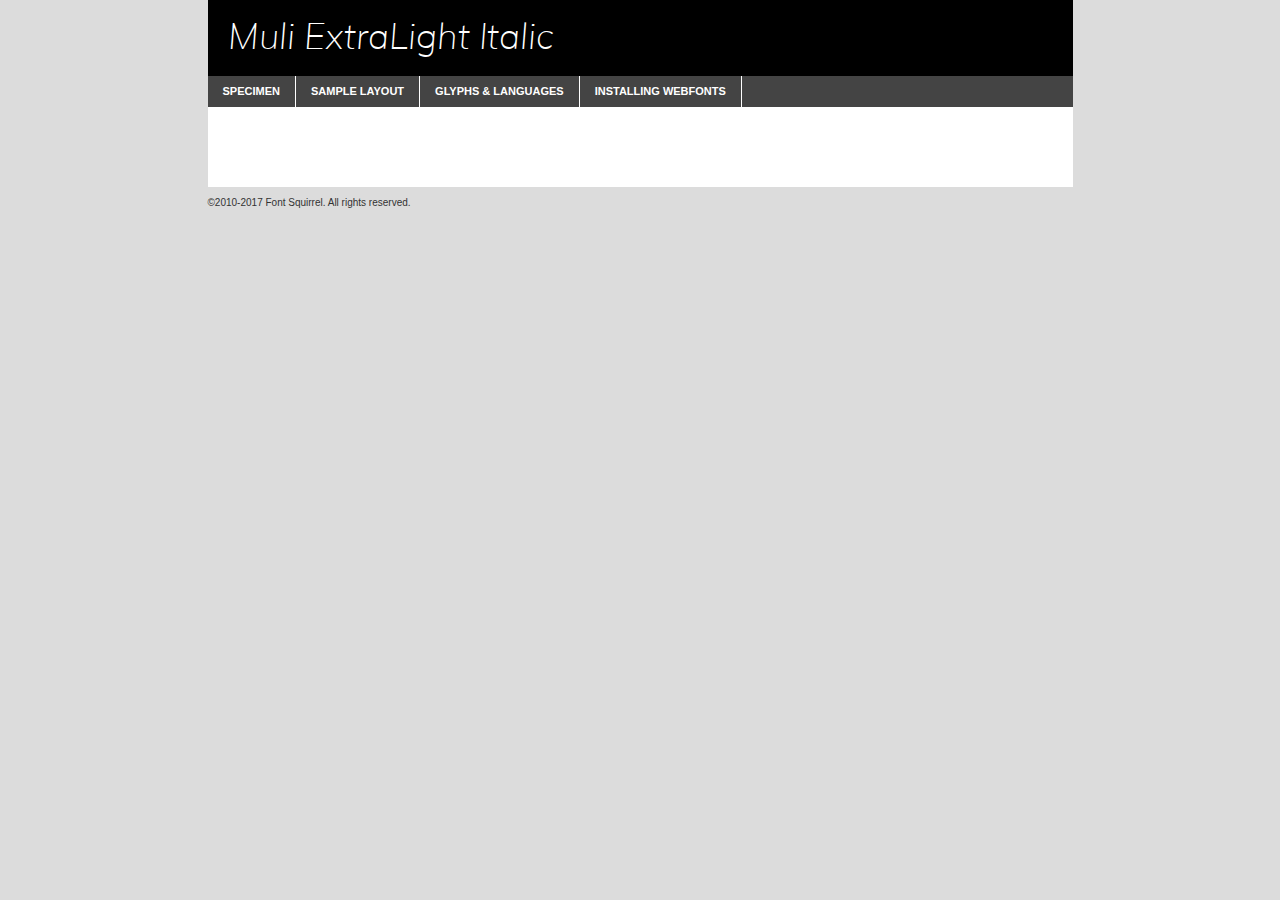
<file: p009/fonts/muli-extralightitalic-demo.html>
<!DOCTYPE html PUBLIC "-//W3C//DTD XHTML 1.0 Transitional//EN"
	"http://www.w3.org/TR/xhtml1/DTD/xhtml1-transitional.dtd">

<html xmlns="http://www.w3.org/1999/xhtml" xml:lang="en" lang="en">
<head>
	<meta http-equiv="Content-Type" content="text/html; charset=utf-8" />
	<script src="http://ajax.googleapis.com/ajax/libs/jquery/1.7.2/jquery.min.js" type="text/javascript" charset="utf-8"></script>
	<script type="text/javascript">
	(function($){$.fn.easyTabs=function(option){var param=jQuery.extend({fadeSpeed:"fast",defaultContent:1,activeClass:'active'},option);$(this).each(function(){var thisId="#"+this.id;if(param.defaultContent==''){param.defaultContent=1;}
	if(typeof param.defaultContent=="number")
	{var defaultTab=$(thisId+" .tabs li:eq("+(param.defaultContent-1)+") a").attr('href').substr(1);}else{var defaultTab=param.defaultContent;}
	$(thisId+" .tabs li a").each(function(){var tabToHide=$(this).attr('href').substr(1);$("#"+tabToHide).addClass('easytabs-tab-content');});hideAll();changeContent(defaultTab);function hideAll(){$(thisId+" .easytabs-tab-content").hide();}
	function changeContent(tabId){hideAll();$(thisId+" .tabs li").removeClass(param.activeClass);$(thisId+" .tabs li a[href=#"+tabId+"]").closest('li').addClass(param.activeClass);if(param.fadeSpeed!="none")
	{$(thisId+" #"+tabId).fadeIn(param.fadeSpeed);}else{$(thisId+" #"+tabId).show();}}
	$(thisId+" .tabs li").click(function(){var tabId=$(this).find('a').attr('href').substr(1);changeContent(tabId);return false;});});}})(jQuery);
	</script>
	<link rel="stylesheet" href="specimen_files/specimen_stylesheet.css" type="text/css" charset="utf-8" />
	<link rel="stylesheet" href="stylesheet.css" type="text/css" charset="utf-8" />

	<style type="text/css">
					body{
				font-family: 'muliextralight_italic';
							}
		</style>

	<title>Muli ExtraLight Italic Specimen</title>
	
	
	<script type="text/javascript" charset="utf-8">
		$(document).ready(function() {
			$('#container').easyTabs({defaultContent:1});
		});
	</script>
</head>

<body>
<div id="container">
	<div id="header">
		Muli ExtraLight Italic	</div>
	<ul class="tabs">
		<li><a href="#specimen">Specimen</a></li>
		<li><a href="#layout">Sample Layout</a></li>
				<li><a href="#glyphs">Glyphs &amp; Languages</a></li>
		<li><a href="#installing">Installing Webfonts</a></li>
		
	</ul>
	
	<div id="main_content">

		
			<div id="specimen">
		
				<div class="section">
					<div class="grid12 firstcol">
						<div class="huge">AaBb</div>
					</div>
				</div>
		
				<div class="section">
					<div class="glyph_range">A&#x200B;B&#x200b;C&#x200b;D&#x200b;E&#x200b;F&#x200b;G&#x200b;H&#x200b;I&#x200b;J&#x200b;K&#x200b;L&#x200b;M&#x200b;N&#x200b;O&#x200b;P&#x200b;Q&#x200b;R&#x200b;S&#x200b;T&#x200b;U&#x200b;V&#x200b;W&#x200b;X&#x200b;Y&#x200b;Z&#x200b;a&#x200b;b&#x200b;c&#x200b;d&#x200b;e&#x200b;f&#x200b;g&#x200b;h&#x200b;i&#x200b;j&#x200b;k&#x200b;l&#x200b;m&#x200b;n&#x200b;o&#x200b;p&#x200b;q&#x200b;r&#x200b;s&#x200b;t&#x200b;u&#x200b;v&#x200b;w&#x200b;x&#x200b;y&#x200b;z&#x200b;1&#x200b;2&#x200b;3&#x200b;4&#x200b;5&#x200b;6&#x200b;7&#x200b;8&#x200b;9&#x200b;0&#x200b;&amp;&#x200b;.&#x200b;,&#x200b;?&#x200b;!&#x200b;&#64;&#x200b;(&#x200b;)&#x200b;#&#x200b;$&#x200b;%&#x200b;*&#x200b;+&#x200b;-&#x200b;=&#x200b;:&#x200b;;</div>
				</div>
				<div class="section">
					<div class="grid12 firstcol">
						<table class="sample_table">
							<tr><td>10</td><td class="size10">abcdefghijklmnopqrstuvwxyzABCDEFGHIJKLMNOPQRSTUVWXYZ0123456789abcdefghijklmnopqrstuvwxyzABCDEFGHIJKLMNOPQRSTUVWXYZ0123456789abcdefghijklmnopqrstuvwxyzABCDEFGHIJKLMNOPQRSTUVWXYZ</td></tr>
							<tr><td>11</td><td class="size11">abcdefghijklmnopqrstuvwxyzABCDEFGHIJKLMNOPQRSTUVWXYZ0123456789abcdefghijklmnopqrstuvwxyzABCDEFGHIJKLMNOPQRSTUVWXYZ0123456789abcdefghijklmnopqrstuvwxyzABCDEFGHIJKLMNOPQRSTUVWXYZ</td></tr>
							<tr><td>12</td><td class="size12">abcdefghijklmnopqrstuvwxyzABCDEFGHIJKLMNOPQRSTUVWXYZ0123456789abcdefghijklmnopqrstuvwxyzABCDEFGHIJKLMNOPQRSTUVWXYZ0123456789abcdefghijklmnopqrstuvwxyzABCDEFGHIJKLMNOPQRSTUVWXYZ</td></tr>
							<tr><td>13</td><td class="size13">abcdefghijklmnopqrstuvwxyzABCDEFGHIJKLMNOPQRSTUVWXYZ0123456789abcdefghijklmnopqrstuvwxyzABCDEFGHIJKLMNOPQRSTUVWXYZ0123456789abcdefghijklmnopqrstuvwxyzABCDEFGHIJKLMNOPQRSTUVWXYZ</td></tr>
							<tr><td>14</td><td class="size14">abcdefghijklmnopqrstuvwxyzABCDEFGHIJKLMNOPQRSTUVWXYZ0123456789abcdefghijklmnopqrstuvwxyzABCDEFGHIJKLMNOPQRSTUVWXYZ0123456789abcdefghijklmnopqrstuvwxyzABCDEFGHIJKLMNOPQRSTUVWXYZ</td></tr>
							<tr><td>16</td><td class="size16">abcdefghijklmnopqrstuvwxyzABCDEFGHIJKLMNOPQRSTUVWXYZ0123456789abcdefghijklmnopqrstuvwxyzABCDEFGHIJKLMNOPQRSTUVWXYZ</td></tr>
							<tr><td>18</td><td class="size18">abcdefghijklmnopqrstuvwxyzABCDEFGHIJKLMNOPQRSTUVWXYZ0123456789abcdefghijklmnopqrstuvwxyzABCDEFGHIJKLMNOPQRSTUVWXYZ</td></tr>
							<tr><td>20</td><td class="size20">abcdefghijklmnopqrstuvwxyzABCDEFGHIJKLMNOPQRSTUVWXYZ0123456789abcdefghijklmnopqrstuvwxyzABCDEFGHIJKLMNOPQRSTUVWXYZ</td></tr>
							<tr><td>24</td><td class="size24">abcdefghijklmnopqrstuvwxyzABCDEFGHIJKLMNOPQRSTUVWXYZ0123456789abcdefghijklmnopqrstuvwxyzABCDEFGHIJKLMNOPQRSTUVWXYZ</td></tr>
							<tr><td>30</td><td class="size30">abcdefghijklmnopqrstuvwxyzABCDEFGHIJKLMNOPQRSTUVWXYZ0123456789abcdefghijklmnopqrstuvwxyzABCDEFGHIJKLMNOPQRSTUVWXYZ</td></tr>
							<tr><td>36</td><td class="size36">abcdefghijklmnopqrstuvwxyzABCDEFGHIJKLMNOPQRSTUVWXYZ0123456789abcdefghijklmnopqrstuvwxyzABCDEFGHIJKLMNOPQRSTUVWXYZ</td></tr>
							<tr><td>48</td><td class="size48">abcdefghijklmnopqrstuvwxyzABCDEFGHIJKLMNOPQRSTUVWXYZ0123456789abcdefghijklmnopqrstuvwxyzABCDEFGHIJKLMNOPQRSTUVWXYZ</td></tr>
							<tr><td>60</td><td class="size60">abcdefghijklmnopqrstuvwxyzABCDEFGHIJKLMNOPQRSTUVWXYZ0123456789abcdefghijklmnopqrstuvwxyzABCDEFGHIJKLMNOPQRSTUVWXYZ</td></tr>
							<tr><td>72</td><td class="size72">abcdefghijklmnopqrstuvwxyzABCDEFGHIJKLMNOPQRSTUVWXYZ0123456789abcdefghijklmnopqrstuvwxyzABCDEFGHIJKLMNOPQRSTUVWXYZ</td></tr>
							<tr><td>90</td><td class="size90">abcdefghijklmnopqrstuvwxyzABCDEFGHIJKLMNOPQRSTUVWXYZ0123456789abcdefghijklmnopqrstuvwxyzABCDEFGHIJKLMNOPQRSTUVWXYZ</td></tr>
						</table>
				
					</div>
			
				</div>
		
		
		
								<div class="section" id="bodycomparison">


										<div id="xheight">
				<div class="fontbody">&#x25FC;&#x25FC;&#x25FC;&#x25FC;&#x25FC;&#x25FC;&#x25FC;&#x25FC;&#x25FC;&#x25FC;&#x25FC;&#x25FC;&#x25FC;&#x25FC;&#x25FC;&#x25FC;&#x25FC;&#x25FC;&#x25FC;&#x25FC;&#x25FC;&#x25FC;&#x25FC;&#x25FC;&#x25FC;&#x25FC;&#x25FC;&#x25FC;&#x25FC;&#x25FC;&#x25FC;&#x25FC;&#x25FC;&#x25FC;&#x25FC;&#x25FC;&#x25FC;&#x25FC;&#x25FC;&#x25FC;&#x25FC;&#x25FC;&#x25FC;&#x25FC;&#x25FC;&#x25FC;&#x25FC;&#x25FC;&#x25FC;&#x25FC;&#x25FC;&#x25FC;&#x25FC;&#x25FC;&#x25FC;&#x25FC;&#x25FC;&#x25FC;&#x25FC;&#x25FC;&#x25FC;&#x25FC;&#x25FC;&#x25FC;&#x25FC;&#x25FC;&#x25FC;&#x25FC;&#x25FC;&#x25FC;&#x25FC;&#x25FC;&#x25FC;&#x25FC;&#x25FC;&#x25FC;&#x25FC;&#x25FC;&#x25FC;&#x25FC;&#x25FC;&#x25FC;&#x25FC;&#x25FC;&#x25FC;&#x25FC;&#x25FC;&#x25FC;&#x25FC;&#x25FC;&#x25FC;&#x25FC;&#x25FC;&#x25FC;&#x25FC;&#x25FC;&#x25FC;&#x25FC;&#x25FC;body</div><div class="arialbody">body</div><div class="verdanabody">body</div><div class="georgiabody">body</div></div>
										<div class="fontbody" style="z-index:1">
											body<span>Muli ExtraLight Italic</span>
										</div>
										<div class="arialbody" style="z-index:1">
											body<span>Arial</span>
										</div>
										<div class="verdanabody" style="z-index:1">
											body<span>Verdana</span>
										</div>
										<div class="georgiabody" style="z-index:1">
											body<span>Georgia</span>
										</div>



								</div>
		
		
				<div class="section psample psample_row1" id="">
					
					<div class="grid2 firstcol">
						<p class="size10"><span>10.</span>Aenean lacinia bibendum nulla sed consectetur. Fusce dapibus, tellus ac cursus commodo, tortor mauris condimentum nibh, ut fermentum massa justo sit amet risus. Nullam id dolor id nibh ultricies vehicula ut id elit. Cum sociis natoque penatibus et magnis dis parturient montes, nascetur ridiculus mus. Nulla vitae elit libero, a pharetra augue.</p>
			
					</div>
					<div class="grid3">
						<p class="size11"><span>11.</span>Aenean lacinia bibendum nulla sed consectetur. Fusce dapibus, tellus ac cursus commodo, tortor mauris condimentum nibh, ut fermentum massa justo sit amet risus. Nullam id dolor id nibh ultricies vehicula ut id elit. Cum sociis natoque penatibus et magnis dis parturient montes, nascetur ridiculus mus. Nulla vitae elit libero, a pharetra augue.</p>
			
					</div>
					<div class="grid3">
						<p class="size12"><span>12.</span>Aenean lacinia bibendum nulla sed consectetur. Fusce dapibus, tellus ac cursus commodo, tortor mauris condimentum nibh, ut fermentum massa justo sit amet risus. Nullam id dolor id nibh ultricies vehicula ut id elit. Cum sociis natoque penatibus et magnis dis parturient montes, nascetur ridiculus mus. Nulla vitae elit libero, a pharetra augue.</p>
			
					</div>
					<div class="grid4">
						<p class="size13"><span>13.</span>Aenean lacinia bibendum nulla sed consectetur. Fusce dapibus, tellus ac cursus commodo, tortor mauris condimentum nibh, ut fermentum massa justo sit amet risus. Nullam id dolor id nibh ultricies vehicula ut id elit. Cum sociis natoque penatibus et magnis dis parturient montes, nascetur ridiculus mus. Nulla vitae elit libero, a pharetra augue.</p>
			
					</div>
					<div class="white_blend"></div>
					
				</div>
				<div class="section psample psample_row2" id="">
					<div class="grid3 firstcol">
						<p class="size14"><span>14.</span>Aenean lacinia bibendum nulla sed consectetur. Fusce dapibus, tellus ac cursus commodo, tortor mauris condimentum nibh, ut fermentum massa justo sit amet risus. Nullam id dolor id nibh ultricies vehicula ut id elit. Cum sociis natoque penatibus et magnis dis parturient montes, nascetur ridiculus mus. Nulla vitae elit libero, a pharetra augue.</p>
			
					</div>
					<div class="grid4">
						<p class="size16"><span>16.</span>Aenean lacinia bibendum nulla sed consectetur. Fusce dapibus, tellus ac cursus commodo, tortor mauris condimentum nibh, ut fermentum massa justo sit amet risus. Nullam id dolor id nibh ultricies vehicula ut id elit. Cum sociis natoque penatibus et magnis dis parturient montes, nascetur ridiculus mus. Nulla vitae elit libero, a pharetra augue.</p>
			
					</div>
					<div class="grid5">
						<p class="size18"><span>18.</span>Aenean lacinia bibendum nulla sed consectetur. Fusce dapibus, tellus ac cursus commodo, tortor mauris condimentum nibh, ut fermentum massa justo sit amet risus. Nullam id dolor id nibh ultricies vehicula ut id elit. Cum sociis natoque penatibus et magnis dis parturient montes, nascetur ridiculus mus. Nulla vitae elit libero, a pharetra augue.</p>
			
					</div>

					<div class="white_blend"></div>

				</div>
				
				<div class="section psample psample_row3" id="">
					<div class="grid5 firstcol">
						<p class="size20"><span>20.</span>Aenean lacinia bibendum nulla sed consectetur. Fusce dapibus, tellus ac cursus commodo, tortor mauris condimentum nibh, ut fermentum massa justo sit amet risus. Nullam id dolor id nibh ultricies vehicula ut id elit. Cum sociis natoque penatibus et magnis dis parturient montes, nascetur ridiculus mus. Nulla vitae elit libero, a pharetra augue.</p>
					</div>
					<div class="grid7">
						<p class="size24"><span>24.</span>Aenean lacinia bibendum nulla sed consectetur. Fusce dapibus, tellus ac cursus commodo, tortor mauris condimentum nibh, ut fermentum massa justo sit amet risus. Nullam id dolor id nibh ultricies vehicula ut id elit. Cum sociis natoque penatibus et magnis dis parturient montes, nascetur ridiculus mus. Nulla vitae elit libero, a pharetra augue.</p>
					</div>
					
					<div class="white_blend"></div>
					
				</div>
				
				<div class="section psample psample_row4" id="">
					<div class="grid12 firstcol">
						<p class="size30"><span>30.</span>Aenean lacinia bibendum nulla sed consectetur. Fusce dapibus, tellus ac cursus commodo, tortor mauris condimentum nibh, ut fermentum massa justo sit amet risus. Nullam id dolor id nibh ultricies vehicula ut id elit. Cum sociis natoque penatibus et magnis dis parturient montes, nascetur ridiculus mus. Nulla vitae elit libero, a pharetra augue.</p>
					</div>
					<div class="white_blend"></div>
					
				</div>
				
				
				
				<div class="section psample psample_row1 fullreverse">
					<div class="grid2 firstcol">
						<p class="size10"><span>10.</span>Aenean lacinia bibendum nulla sed consectetur. Fusce dapibus, tellus ac cursus commodo, tortor mauris condimentum nibh, ut fermentum massa justo sit amet risus. Nullam id dolor id nibh ultricies vehicula ut id elit. Cum sociis natoque penatibus et magnis dis parturient montes, nascetur ridiculus mus. Nulla vitae elit libero, a pharetra augue.</p>
			
					</div>
					<div class="grid3">
						<p class="size11"><span>11.</span>Aenean lacinia bibendum nulla sed consectetur. Fusce dapibus, tellus ac cursus commodo, tortor mauris condimentum nibh, ut fermentum massa justo sit amet risus. Nullam id dolor id nibh ultricies vehicula ut id elit. Cum sociis natoque penatibus et magnis dis parturient montes, nascetur ridiculus mus. Nulla vitae elit libero, a pharetra augue.</p>
			
					</div>
					<div class="grid3">
						<p class="size12"><span>12.</span>Aenean lacinia bibendum nulla sed consectetur. Fusce dapibus, tellus ac cursus commodo, tortor mauris condimentum nibh, ut fermentum massa justo sit amet risus. Nullam id dolor id nibh ultricies vehicula ut id elit. Cum sociis natoque penatibus et magnis dis parturient montes, nascetur ridiculus mus. Nulla vitae elit libero, a pharetra augue.</p>
			
					</div>
					<div class="grid4">
						<p class="size13"><span>13.</span>Aenean lacinia bibendum nulla sed consectetur. Fusce dapibus, tellus ac cursus commodo, tortor mauris condimentum nibh, ut fermentum massa justo sit amet risus. Nullam id dolor id nibh ultricies vehicula ut id elit. Cum sociis natoque penatibus et magnis dis parturient montes, nascetur ridiculus mus. Nulla vitae elit libero, a pharetra augue.</p>
			
					</div>
					<div class="black_blend"></div>
					
				</div>
				
				<div class="section psample psample_row2 fullreverse">
					<div class="grid3 firstcol">
						<p class="size14"><span>14.</span>Aenean lacinia bibendum nulla sed consectetur. Fusce dapibus, tellus ac cursus commodo, tortor mauris condimentum nibh, ut fermentum massa justo sit amet risus. Nullam id dolor id nibh ultricies vehicula ut id elit. Cum sociis natoque penatibus et magnis dis parturient montes, nascetur ridiculus mus. Nulla vitae elit libero, a pharetra augue.</p>
			
					</div>
					<div class="grid4">
						<p class="size16"><span>16.</span>Aenean lacinia bibendum nulla sed consectetur. Fusce dapibus, tellus ac cursus commodo, tortor mauris condimentum nibh, ut fermentum massa justo sit amet risus. Nullam id dolor id nibh ultricies vehicula ut id elit. Cum sociis natoque penatibus et magnis dis parturient montes, nascetur ridiculus mus. Nulla vitae elit libero, a pharetra augue.</p>
			
					</div>
					<div class="grid5">
						<p class="size18"><span>18.</span>Aenean lacinia bibendum nulla sed consectetur. Fusce dapibus, tellus ac cursus commodo, tortor mauris condimentum nibh, ut fermentum massa justo sit amet risus. Nullam id dolor id nibh ultricies vehicula ut id elit. Cum sociis natoque penatibus et magnis dis parturient montes, nascetur ridiculus mus. Nulla vitae elit libero, a pharetra augue.</p>
			
					</div>
					<div class="black_blend"></div>

				</div>
				
				<div class="section psample fullreverse psample_row3" id="">
					<div class="grid5 firstcol">
						<p class="size20"><span>20.</span>Aenean lacinia bibendum nulla sed consectetur. Fusce dapibus, tellus ac cursus commodo, tortor mauris condimentum nibh, ut fermentum massa justo sit amet risus. Nullam id dolor id nibh ultricies vehicula ut id elit. Cum sociis natoque penatibus et magnis dis parturient montes, nascetur ridiculus mus. Nulla vitae elit libero, a pharetra augue.</p>
					</div>
					<div class="grid7">
						<p class="size24"><span>24.</span>Aenean lacinia bibendum nulla sed consectetur. Fusce dapibus, tellus ac cursus commodo, tortor mauris condimentum nibh, ut fermentum massa justo sit amet risus. Nullam id dolor id nibh ultricies vehicula ut id elit. Cum sociis natoque penatibus et magnis dis parturient montes, nascetur ridiculus mus. Nulla vitae elit libero, a pharetra augue.</p>
					</div>
					
					<div class="black_blend"></div>
					
				</div>
				
				<div class="section psample fullreverse psample_row4" id="" style="border-bottom: 20px #000 solid;">
					<div class="grid12 firstcol">
						<p class="size30"><span>30.</span>Aenean lacinia bibendum nulla sed consectetur. Fusce dapibus, tellus ac cursus commodo, tortor mauris condimentum nibh, ut fermentum massa justo sit amet risus. Nullam id dolor id nibh ultricies vehicula ut id elit. Cum sociis natoque penatibus et magnis dis parturient montes, nascetur ridiculus mus. Nulla vitae elit libero, a pharetra augue.</p>
					</div>
					<div class="black_blend"></div>
					
				</div>
				
				
				
				
			</div>
			
			<div id="layout">
				
				<div class="section">
					
					<div class="grid12 firstcol">
						<h1>Lorem Ipsum Dolor</h1>
						<h2>Etiam porta sem malesuada magna mollis euismod</h2>
						
						<p class="byline">By <a href="#link">Aenean Lacinia</a></p>
					</div>
				</div>
				<div class="section">
					<div class="grid8 firstcol">
						<p class="large">Donec sed odio dui. Morbi leo risus, porta ac consectetur ac, vestibulum at eros. Fusce dapibus, tellus ac cursus commodo, tortor mauris condimentum nibh, ut fermentum massa justo sit amet risus. </p>

						
						<h3>Pellentesque ornare sem</h3>

						<p>Maecenas sed diam eget risus varius blandit sit amet non magna. Maecenas faucibus mollis interdum. Donec ullamcorper nulla non metus auctor fringilla. Nullam id dolor id nibh ultricies vehicula ut id elit. Nullam id dolor id nibh ultricies vehicula ut id elit. </p>

						<p>Aenean eu leo quam. Pellentesque ornare sem lacinia quam venenatis vestibulum. Lorem ipsum dolor sit amet, consectetur adipiscing elit. Cum sociis natoque penatibus et magnis dis parturient montes, nascetur ridiculus mus. </p>

						<p>Nulla vitae elit libero, a pharetra augue. Praesent commodo cursus magna, vel scelerisque nisl consectetur et. Aenean lacinia bibendum nulla sed consectetur. </p>

						<p>Nullam quis risus eget urna mollis ornare vel eu leo. Nullam quis risus eget urna mollis ornare vel eu leo. Maecenas sed diam eget risus varius blandit sit amet non magna. Donec ullamcorper nulla non metus auctor fringilla. </p>

						<h3>Cras mattis consectetur</h3>

						<p>Aenean eu leo quam. Pellentesque ornare sem lacinia quam venenatis vestibulum. Aenean lacinia bibendum nulla sed consectetur. Integer posuere erat a ante venenatis dapibus posuere velit aliquet. Cras mattis consectetur purus sit amet fermentum. </p>

						<p>Nullam id dolor id nibh ultricies vehicula ut id elit. Nullam quis risus eget urna mollis ornare vel eu leo. Cras mattis consectetur purus sit amet fermentum.</p>
					</div>
					
					<div class="grid4 sidebar">
						
						<div class="box reverse">
							<p class="last">Nullam quis risus eget urna mollis ornare vel eu leo. Donec ullamcorper nulla non metus auctor fringilla. Cras mattis consectetur purus sit amet fermentum. Sed posuere consectetur est at lobortis. Lorem ipsum dolor sit amet, consectetur adipiscing elit. </p>
						</div>
						
						<p class="caption">Maecenas sed diam eget risus varius.</p>

						<p>Vestibulum id ligula porta felis euismod semper. Integer posuere erat a ante venenatis dapibus posuere velit aliquet. Vestibulum id ligula porta felis euismod semper. Sed posuere consectetur est at lobortis. Maecenas sed diam eget risus varius blandit sit amet non magna. Fusce dapibus, tellus ac cursus commodo, tortor mauris condimentum nibh, ut fermentum massa justo sit amet risus. </p>

					

						<p>Duis mollis, est non commodo luctus, nisi erat porttitor ligula, eget lacinia odio sem nec elit. Aenean lacinia bibendum nulla sed consectetur. Vivamus sagittis lacus vel augue laoreet rutrum faucibus dolor auctor. Aenean lacinia bibendum nulla sed consectetur. Nullam quis risus eget urna mollis ornare vel eu leo. </p>

						<p>Praesent commodo cursus magna, vel scelerisque nisl consectetur et. Donec ullamcorper nulla non metus auctor fringilla. Maecenas faucibus mollis interdum. Fusce dapibus, tellus ac cursus commodo, tortor mauris condimentum nibh, ut fermentum massa justo sit amet risus. </p>

					</div>
				</div>
				
			</div>


			



		<div id="glyphs">
			<div class="section">
				<div class="grid12 firstcol">
			
				<h1>Language Support</h1>
				<p>The subset of Muli ExtraLight Italic in this kit supports the following languages:<br />
			
					Albanian, Basque, Breton, Chamorro, Danish, Dutch, English, Faroese, Finnish, French, Frisian, Galician, German, Icelandic, Italian, Malagasy, Norwegian, Portuguese, Spanish, Alsatian, Aragonese, Arapaho, Arrernte, Asturian, Aymara, Bislama, Cebuano, Corsican, Fijian, French_creole, Genoese, Gilbertese, Greenlandic, Haitian_creole, Hiligaynon, Hmong, Hopi, Ibanag, Iloko_ilokano, Indonesian, Interglossa_glosa, Interlingua, Irish_gaelic, Jerriais, Lojban, Lombard, Luxembourgeois, Manx, Mohawk, Norfolk_pitcairnese, Occitan, Oromo, Pangasinan, Papiamento, Piedmontese, Potawatomi, Rhaeto-romance, Romansh, Rotokas, Sami_lule, Samoan, Sardinian, Scots_gaelic, Seychelles_creole, Shona, Sicilian, Somali, Southern_ndebele, Swahili, Swati_swazi, Tagalog_filipino_pilipino, Tetum, Tok_pisin, Uyghur_latinized, Volapuk, Walloon, Warlpiri, Xhosa, Yapese, Zulu, Latinbasic, Ubasic, Demo				</p>
				<h1>Glyph Chart</h1>
				<p>The subset of Muli ExtraLight Italic in this kit includes all the glyphs listed below. Unicode entities are included above each glyph to help you insert individual characters into your layout.</p>
				<div id="glyph_chart">
			
																														 <div><p>&amp;#13;</p>&#13;</div>
																				 <div><p>&amp;#32;</p>&#32;</div>
																				 <div><p>&amp;#33;</p>&#33;</div>
																				 <div><p>&amp;#34;</p>&#34;</div>
																				 <div><p>&amp;#35;</p>&#35;</div>
																				 <div><p>&amp;#36;</p>&#36;</div>
																				 <div><p>&amp;#37;</p>&#37;</div>
																				 <div><p>&amp;#38;</p>&#38;</div>
																				 <div><p>&amp;#39;</p>&#39;</div>
																				 <div><p>&amp;#40;</p>&#40;</div>
																				 <div><p>&amp;#41;</p>&#41;</div>
																				 <div><p>&amp;#42;</p>&#42;</div>
																				 <div><p>&amp;#43;</p>&#43;</div>
																				 <div><p>&amp;#44;</p>&#44;</div>
																				 <div><p>&amp;#45;</p>&#45;</div>
																				 <div><p>&amp;#46;</p>&#46;</div>
																				 <div><p>&amp;#47;</p>&#47;</div>
																				 <div><p>&amp;#48;</p>&#48;</div>
																				 <div><p>&amp;#49;</p>&#49;</div>
																				 <div><p>&amp;#50;</p>&#50;</div>
																				 <div><p>&amp;#51;</p>&#51;</div>
																				 <div><p>&amp;#52;</p>&#52;</div>
																				 <div><p>&amp;#53;</p>&#53;</div>
																				 <div><p>&amp;#54;</p>&#54;</div>
																				 <div><p>&amp;#55;</p>&#55;</div>
																				 <div><p>&amp;#56;</p>&#56;</div>
																				 <div><p>&amp;#57;</p>&#57;</div>
																				 <div><p>&amp;#58;</p>&#58;</div>
																				 <div><p>&amp;#59;</p>&#59;</div>
																				 <div><p>&amp;#60;</p>&#60;</div>
																				 <div><p>&amp;#61;</p>&#61;</div>
																				 <div><p>&amp;#62;</p>&#62;</div>
																				 <div><p>&amp;#63;</p>&#63;</div>
																				 <div><p>&amp;#64;</p>&#64;</div>
																				 <div><p>&amp;#65;</p>&#65;</div>
																				 <div><p>&amp;#66;</p>&#66;</div>
																				 <div><p>&amp;#67;</p>&#67;</div>
																				 <div><p>&amp;#68;</p>&#68;</div>
																				 <div><p>&amp;#69;</p>&#69;</div>
																				 <div><p>&amp;#70;</p>&#70;</div>
																				 <div><p>&amp;#71;</p>&#71;</div>
																				 <div><p>&amp;#72;</p>&#72;</div>
																				 <div><p>&amp;#73;</p>&#73;</div>
																				 <div><p>&amp;#74;</p>&#74;</div>
																				 <div><p>&amp;#75;</p>&#75;</div>
																				 <div><p>&amp;#76;</p>&#76;</div>
																				 <div><p>&amp;#77;</p>&#77;</div>
																				 <div><p>&amp;#78;</p>&#78;</div>
																				 <div><p>&amp;#79;</p>&#79;</div>
																				 <div><p>&amp;#80;</p>&#80;</div>
																				 <div><p>&amp;#81;</p>&#81;</div>
																				 <div><p>&amp;#82;</p>&#82;</div>
																				 <div><p>&amp;#83;</p>&#83;</div>
																				 <div><p>&amp;#84;</p>&#84;</div>
																				 <div><p>&amp;#85;</p>&#85;</div>
																				 <div><p>&amp;#86;</p>&#86;</div>
																				 <div><p>&amp;#87;</p>&#87;</div>
																				 <div><p>&amp;#88;</p>&#88;</div>
																				 <div><p>&amp;#89;</p>&#89;</div>
																				 <div><p>&amp;#90;</p>&#90;</div>
																				 <div><p>&amp;#91;</p>&#91;</div>
																				 <div><p>&amp;#92;</p>&#92;</div>
																				 <div><p>&amp;#93;</p>&#93;</div>
																				 <div><p>&amp;#94;</p>&#94;</div>
																				 <div><p>&amp;#95;</p>&#95;</div>
																				 <div><p>&amp;#96;</p>&#96;</div>
																				 <div><p>&amp;#97;</p>&#97;</div>
																				 <div><p>&amp;#98;</p>&#98;</div>
																				 <div><p>&amp;#99;</p>&#99;</div>
																				 <div><p>&amp;#100;</p>&#100;</div>
																				 <div><p>&amp;#101;</p>&#101;</div>
																				 <div><p>&amp;#102;</p>&#102;</div>
																				 <div><p>&amp;#103;</p>&#103;</div>
																				 <div><p>&amp;#104;</p>&#104;</div>
																				 <div><p>&amp;#105;</p>&#105;</div>
																				 <div><p>&amp;#106;</p>&#106;</div>
																				 <div><p>&amp;#107;</p>&#107;</div>
																				 <div><p>&amp;#108;</p>&#108;</div>
																				 <div><p>&amp;#109;</p>&#109;</div>
																				 <div><p>&amp;#110;</p>&#110;</div>
																				 <div><p>&amp;#111;</p>&#111;</div>
																				 <div><p>&amp;#112;</p>&#112;</div>
																				 <div><p>&amp;#113;</p>&#113;</div>
																				 <div><p>&amp;#114;</p>&#114;</div>
																				 <div><p>&amp;#115;</p>&#115;</div>
																				 <div><p>&amp;#116;</p>&#116;</div>
																				 <div><p>&amp;#117;</p>&#117;</div>
																				 <div><p>&amp;#118;</p>&#118;</div>
																				 <div><p>&amp;#119;</p>&#119;</div>
																				 <div><p>&amp;#120;</p>&#120;</div>
																				 <div><p>&amp;#121;</p>&#121;</div>
																				 <div><p>&amp;#122;</p>&#122;</div>
																				 <div><p>&amp;#123;</p>&#123;</div>
																				 <div><p>&amp;#124;</p>&#124;</div>
																				 <div><p>&amp;#125;</p>&#125;</div>
																				 <div><p>&amp;#126;</p>&#126;</div>
																				 <div><p>&amp;#160;</p>&#160;</div>
																				 <div><p>&amp;#161;</p>&#161;</div>
																				 <div><p>&amp;#162;</p>&#162;</div>
																				 <div><p>&amp;#163;</p>&#163;</div>
																				 <div><p>&amp;#164;</p>&#164;</div>
																				 <div><p>&amp;#165;</p>&#165;</div>
																				 <div><p>&amp;#166;</p>&#166;</div>
																				 <div><p>&amp;#167;</p>&#167;</div>
																				 <div><p>&amp;#168;</p>&#168;</div>
																				 <div><p>&amp;#169;</p>&#169;</div>
																				 <div><p>&amp;#170;</p>&#170;</div>
																				 <div><p>&amp;#171;</p>&#171;</div>
																				 <div><p>&amp;#172;</p>&#172;</div>
																				 <div><p>&amp;#173;</p>&#173;</div>
																				 <div><p>&amp;#174;</p>&#174;</div>
																				 <div><p>&amp;#175;</p>&#175;</div>
																				 <div><p>&amp;#176;</p>&#176;</div>
																				 <div><p>&amp;#177;</p>&#177;</div>
																				 <div><p>&amp;#178;</p>&#178;</div>
																				 <div><p>&amp;#179;</p>&#179;</div>
																				 <div><p>&amp;#180;</p>&#180;</div>
																				 <div><p>&amp;#181;</p>&#181;</div>
																				 <div><p>&amp;#182;</p>&#182;</div>
																				 <div><p>&amp;#183;</p>&#183;</div>
																				 <div><p>&amp;#184;</p>&#184;</div>
																				 <div><p>&amp;#185;</p>&#185;</div>
																				 <div><p>&amp;#186;</p>&#186;</div>
																				 <div><p>&amp;#187;</p>&#187;</div>
																				 <div><p>&amp;#188;</p>&#188;</div>
																				 <div><p>&amp;#189;</p>&#189;</div>
																				 <div><p>&amp;#190;</p>&#190;</div>
																				 <div><p>&amp;#191;</p>&#191;</div>
																				 <div><p>&amp;#192;</p>&#192;</div>
																				 <div><p>&amp;#193;</p>&#193;</div>
																				 <div><p>&amp;#194;</p>&#194;</div>
																				 <div><p>&amp;#195;</p>&#195;</div>
																				 <div><p>&amp;#196;</p>&#196;</div>
																				 <div><p>&amp;#197;</p>&#197;</div>
																				 <div><p>&amp;#198;</p>&#198;</div>
																				 <div><p>&amp;#199;</p>&#199;</div>
																				 <div><p>&amp;#200;</p>&#200;</div>
																				 <div><p>&amp;#201;</p>&#201;</div>
																				 <div><p>&amp;#202;</p>&#202;</div>
																				 <div><p>&amp;#203;</p>&#203;</div>
																				 <div><p>&amp;#204;</p>&#204;</div>
																				 <div><p>&amp;#205;</p>&#205;</div>
																				 <div><p>&amp;#206;</p>&#206;</div>
																				 <div><p>&amp;#207;</p>&#207;</div>
																				 <div><p>&amp;#208;</p>&#208;</div>
																				 <div><p>&amp;#209;</p>&#209;</div>
																				 <div><p>&amp;#210;</p>&#210;</div>
																				 <div><p>&amp;#211;</p>&#211;</div>
																				 <div><p>&amp;#212;</p>&#212;</div>
																				 <div><p>&amp;#213;</p>&#213;</div>
																				 <div><p>&amp;#214;</p>&#214;</div>
																				 <div><p>&amp;#215;</p>&#215;</div>
																				 <div><p>&amp;#216;</p>&#216;</div>
																				 <div><p>&amp;#217;</p>&#217;</div>
																				 <div><p>&amp;#218;</p>&#218;</div>
																				 <div><p>&amp;#219;</p>&#219;</div>
																				 <div><p>&amp;#220;</p>&#220;</div>
																				 <div><p>&amp;#221;</p>&#221;</div>
																				 <div><p>&amp;#222;</p>&#222;</div>
																				 <div><p>&amp;#223;</p>&#223;</div>
																				 <div><p>&amp;#224;</p>&#224;</div>
																				 <div><p>&amp;#225;</p>&#225;</div>
																				 <div><p>&amp;#226;</p>&#226;</div>
																				 <div><p>&amp;#227;</p>&#227;</div>
																				 <div><p>&amp;#228;</p>&#228;</div>
																				 <div><p>&amp;#229;</p>&#229;</div>
																				 <div><p>&amp;#230;</p>&#230;</div>
																				 <div><p>&amp;#231;</p>&#231;</div>
																				 <div><p>&amp;#232;</p>&#232;</div>
																				 <div><p>&amp;#233;</p>&#233;</div>
																				 <div><p>&amp;#234;</p>&#234;</div>
																				 <div><p>&amp;#235;</p>&#235;</div>
																				 <div><p>&amp;#236;</p>&#236;</div>
																				 <div><p>&amp;#237;</p>&#237;</div>
																				 <div><p>&amp;#238;</p>&#238;</div>
																				 <div><p>&amp;#239;</p>&#239;</div>
																				 <div><p>&amp;#240;</p>&#240;</div>
																				 <div><p>&amp;#241;</p>&#241;</div>
																				 <div><p>&amp;#242;</p>&#242;</div>
																				 <div><p>&amp;#243;</p>&#243;</div>
																				 <div><p>&amp;#244;</p>&#244;</div>
																				 <div><p>&amp;#245;</p>&#245;</div>
																				 <div><p>&amp;#246;</p>&#246;</div>
																				 <div><p>&amp;#247;</p>&#247;</div>
																				 <div><p>&amp;#248;</p>&#248;</div>
																				 <div><p>&amp;#249;</p>&#249;</div>
																				 <div><p>&amp;#250;</p>&#250;</div>
																				 <div><p>&amp;#251;</p>&#251;</div>
																				 <div><p>&amp;#252;</p>&#252;</div>
																				 <div><p>&amp;#253;</p>&#253;</div>
																				 <div><p>&amp;#254;</p>&#254;</div>
																				 <div><p>&amp;#255;</p>&#255;</div>
																				 <div><p>&amp;#338;</p>&#338;</div>
																				 <div><p>&amp;#339;</p>&#339;</div>
																				 <div><p>&amp;#376;</p>&#376;</div>
																				 <div><p>&amp;#710;</p>&#710;</div>
																				 <div><p>&amp;#732;</p>&#732;</div>
																				 <div><p>&amp;#8192;</p>&#8192;</div>
																				 <div><p>&amp;#8193;</p>&#8193;</div>
																				 <div><p>&amp;#8194;</p>&#8194;</div>
																				 <div><p>&amp;#8195;</p>&#8195;</div>
																				 <div><p>&amp;#8196;</p>&#8196;</div>
																				 <div><p>&amp;#8197;</p>&#8197;</div>
																				 <div><p>&amp;#8198;</p>&#8198;</div>
																				 <div><p>&amp;#8199;</p>&#8199;</div>
																				 <div><p>&amp;#8200;</p>&#8200;</div>
																				 <div><p>&amp;#8201;</p>&#8201;</div>
																				 <div><p>&amp;#8202;</p>&#8202;</div>
																				 <div><p>&amp;#8208;</p>&#8208;</div>
																				 <div><p>&amp;#8209;</p>&#8209;</div>
																				 <div><p>&amp;#8210;</p>&#8210;</div>
																				 <div><p>&amp;#8211;</p>&#8211;</div>
																				 <div><p>&amp;#8212;</p>&#8212;</div>
																				 <div><p>&amp;#8216;</p>&#8216;</div>
																				 <div><p>&amp;#8217;</p>&#8217;</div>
																				 <div><p>&amp;#8218;</p>&#8218;</div>
																				 <div><p>&amp;#8220;</p>&#8220;</div>
																				 <div><p>&amp;#8221;</p>&#8221;</div>
																				 <div><p>&amp;#8222;</p>&#8222;</div>
																				 <div><p>&amp;#8226;</p>&#8226;</div>
																				 <div><p>&amp;#8230;</p>&#8230;</div>
																				 <div><p>&amp;#8239;</p>&#8239;</div>
																				 <div><p>&amp;#8249;</p>&#8249;</div>
																				 <div><p>&amp;#8250;</p>&#8250;</div>
																				 <div><p>&amp;#8287;</p>&#8287;</div>
																				 <div><p>&amp;#8364;</p>&#8364;</div>
																				 <div><p>&amp;#8482;</p>&#8482;</div>
																				 <div><p>&amp;#9724;</p>&#9724;</div>
																				 <div><p>&amp;#64257;</p>&#64257;</div>
																				 <div><p>&amp;#64258;</p>&#64258;</div>
																																						</div>	
				</div>
		
		
			</div>
		</div>
		
		
		<div id="specs">
			
		</div>
	
		<div id="installing">
			<div class="section">
				<div class="grid7 firstcol">
					<h1>Installing Webfonts</h1>
					
					<p>Webfonts are supported by all major browser platforms but not all in the same way. There are currently four different font formats that must be included in order to target all browsers. This includes TTF, WOFF, EOT and SVG.</p>
					
					<h2>1. Upload your webfonts</h2>
					<p>You must upload your webfont kit to your website. They should be in or near the same directory as your CSS files.</p>
					
					<h2>2. Include the webfont stylesheet</h2>
					<p>A special CSS @font-face declaration helps the various browsers select the appropriate font it needs without causing you a bunch of headaches. Learn more about this syntax by reading the <a href="https://www.fontspring.com/blog/further-hardening-of-the-bulletproof-syntax">Fontspring blog post</a> about it. The code for it is as follows:</p>


<code>
@font-face{ 
	font-family: 'MyWebFont';
	src: url('WebFont.eot');
	src: url('WebFont.eot?#iefix') format('embedded-opentype'),
	     url('WebFont.woff') format('woff'),
	     url('WebFont.ttf') format('truetype'),
	     url('WebFont.svg#webfont') format('svg');
}
</code>

	<p>We've already gone ahead and generated the code for you. All you have to do is link to the stylesheet in your HTML, like this:</p>
	<code>&lt;link rel=&quot;stylesheet&quot; href=&quot;stylesheet.css&quot; type=&quot;text/css&quot; charset=&quot;utf-8&quot; /&gt;</code>

					<h2>3. Modify your own stylesheet</h2>
					<p>To take advantage of your new fonts, you must tell your stylesheet to use them. Look at the original @font-face declaration above and find the property called "font-family." The name linked there will be what you use to reference the font. Prepend that webfont name to the font stack in the "font-family" property, inside the selector you want to change. For example:</p>
<code>p { font-family: 'WebFont', Arial, sans-serif; }</code>

<h2>4. Test</h2>
<p>Getting webfonts to work cross-browser <em>can</em> be tricky. Use the information in the sidebar to help you if you find that fonts aren't loading in a particular browser.</p>
				</div>
				
				<div class="grid5 sidebar">
					<div class="box">
						<h2>Troubleshooting<br />Font-Face Problems</h2>
						<p>Having trouble getting your webfonts to load in your new website? Here are some tips to sort out what might be the problem.</p>

						<h3>Fonts not showing in any browser</h3>

						<p>This sounds like you need to work on the plumbing. You either did not upload the fonts to the correct directory, or you did not link the fonts properly in the CSS. If you've confirmed that all this is correct and you still have a problem, take a look at your .htaccess file and see if requests are getting intercepted.</p>

						<h3>Fonts not loading in iPhone or iPad</h3>

						<p>The most common problem here is that you are serving the fonts from an IIS server. IIS refuses to serve files that have unknown MIME types. If that is the case, you must set the MIME type for SVG to "image/svg+xml" in the server settings. Follow these instructions from Microsoft if you need help.</p>

						<h3>Fonts not loading in Firefox</h3>

						<p>The primary reason for this failure? You are still using a version Firefox older than 3.5. So upgrade already! If that isn't it, then you are very likely serving fonts from a different domain. Firefox requires that all font assets be served from the same domain. Lastly it is possible that you need to add WOFF to your list of MIME types (if you are serving via IIS.)</p>

						<h3>Fonts not loading in IE</h3>

						<p>Are you looking at Internet Explorer on an actual Windows machine or are you cheating by using a service like Adobe BrowserLab? Many of these screenshot services do not render @font-face for IE. Best to test it on a real machine.</p>

						<h3>Fonts not loading in IE9</h3>

						<p>IE9, like Firefox, requires that fonts be served from the same domain as the website. Make sure that is the case.</p>
					</div>
				</div>
			</div>
			
		</div>
	
	</div>
	<div id="footer">
		<p>&copy;2010-2017 Font Squirrel. All rights reserved.</p>
	</div>
</div>
</body>
</html>
</file>
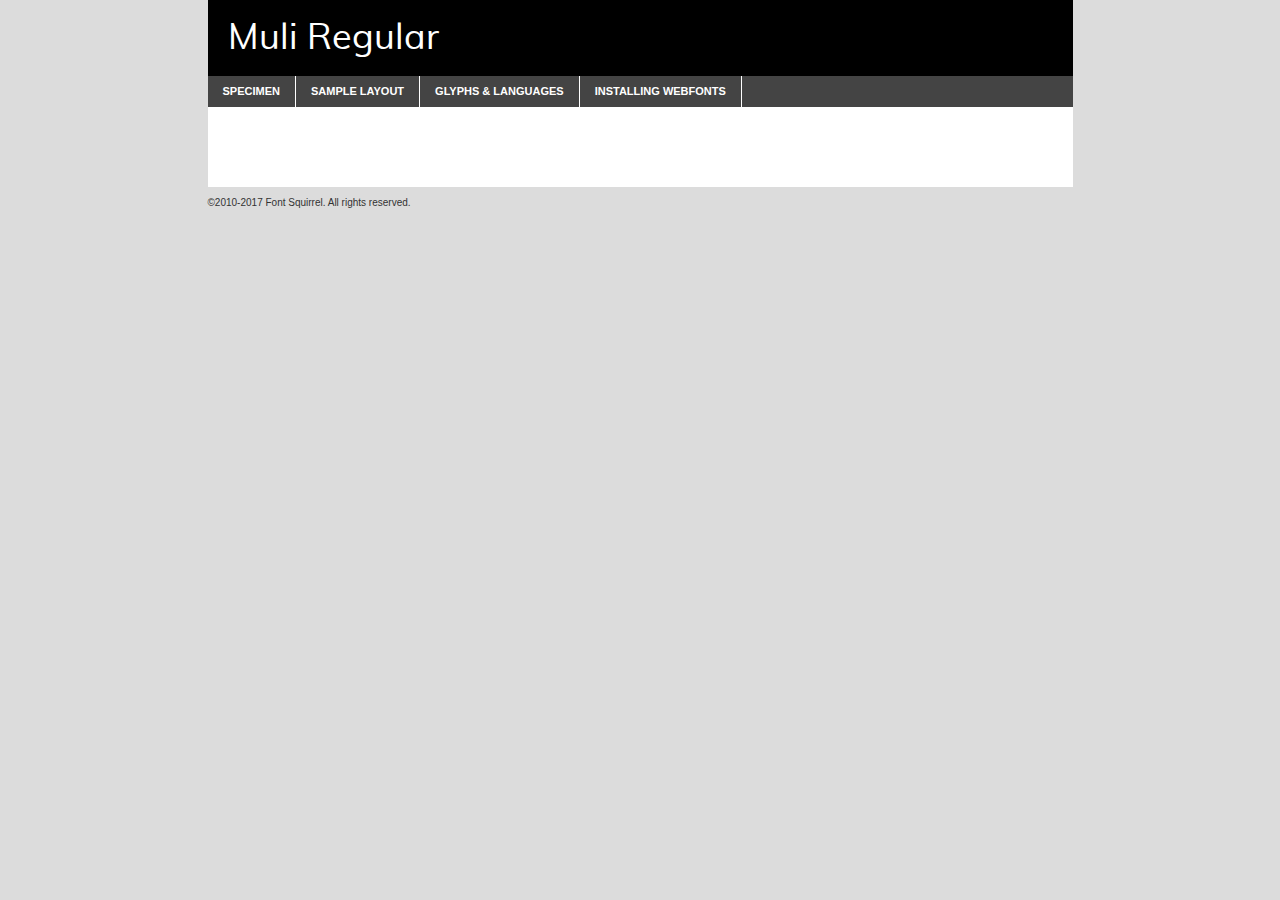
<file: p009/fonts/muli-regular-demo.html>
<!DOCTYPE html PUBLIC "-//W3C//DTD XHTML 1.0 Transitional//EN"
	"http://www.w3.org/TR/xhtml1/DTD/xhtml1-transitional.dtd">

<html xmlns="http://www.w3.org/1999/xhtml" xml:lang="en" lang="en">
<head>
	<meta http-equiv="Content-Type" content="text/html; charset=utf-8" />
	<script src="http://ajax.googleapis.com/ajax/libs/jquery/1.7.2/jquery.min.js" type="text/javascript" charset="utf-8"></script>
	<script type="text/javascript">
	(function($){$.fn.easyTabs=function(option){var param=jQuery.extend({fadeSpeed:"fast",defaultContent:1,activeClass:'active'},option);$(this).each(function(){var thisId="#"+this.id;if(param.defaultContent==''){param.defaultContent=1;}
	if(typeof param.defaultContent=="number")
	{var defaultTab=$(thisId+" .tabs li:eq("+(param.defaultContent-1)+") a").attr('href').substr(1);}else{var defaultTab=param.defaultContent;}
	$(thisId+" .tabs li a").each(function(){var tabToHide=$(this).attr('href').substr(1);$("#"+tabToHide).addClass('easytabs-tab-content');});hideAll();changeContent(defaultTab);function hideAll(){$(thisId+" .easytabs-tab-content").hide();}
	function changeContent(tabId){hideAll();$(thisId+" .tabs li").removeClass(param.activeClass);$(thisId+" .tabs li a[href=#"+tabId+"]").closest('li').addClass(param.activeClass);if(param.fadeSpeed!="none")
	{$(thisId+" #"+tabId).fadeIn(param.fadeSpeed);}else{$(thisId+" #"+tabId).show();}}
	$(thisId+" .tabs li").click(function(){var tabId=$(this).find('a').attr('href').substr(1);changeContent(tabId);return false;});});}})(jQuery);
	</script>
	<link rel="stylesheet" href="specimen_files/specimen_stylesheet.css" type="text/css" charset="utf-8" />
	<link rel="stylesheet" href="stylesheet.css" type="text/css" charset="utf-8" />

	<style type="text/css">
					body{
				font-family: 'muliregular';
							}
		</style>

	<title>Muli Regular Specimen</title>
	
	
	<script type="text/javascript" charset="utf-8">
		$(document).ready(function() {
			$('#container').easyTabs({defaultContent:1});
		});
	</script>
</head>

<body>
<div id="container">
	<div id="header">
		Muli Regular	</div>
	<ul class="tabs">
		<li><a href="#specimen">Specimen</a></li>
		<li><a href="#layout">Sample Layout</a></li>
				<li><a href="#glyphs">Glyphs &amp; Languages</a></li>
		<li><a href="#installing">Installing Webfonts</a></li>
		
	</ul>
	
	<div id="main_content">

		
			<div id="specimen">
		
				<div class="section">
					<div class="grid12 firstcol">
						<div class="huge">AaBb</div>
					</div>
				</div>
		
				<div class="section">
					<div class="glyph_range">A&#x200B;B&#x200b;C&#x200b;D&#x200b;E&#x200b;F&#x200b;G&#x200b;H&#x200b;I&#x200b;J&#x200b;K&#x200b;L&#x200b;M&#x200b;N&#x200b;O&#x200b;P&#x200b;Q&#x200b;R&#x200b;S&#x200b;T&#x200b;U&#x200b;V&#x200b;W&#x200b;X&#x200b;Y&#x200b;Z&#x200b;a&#x200b;b&#x200b;c&#x200b;d&#x200b;e&#x200b;f&#x200b;g&#x200b;h&#x200b;i&#x200b;j&#x200b;k&#x200b;l&#x200b;m&#x200b;n&#x200b;o&#x200b;p&#x200b;q&#x200b;r&#x200b;s&#x200b;t&#x200b;u&#x200b;v&#x200b;w&#x200b;x&#x200b;y&#x200b;z&#x200b;1&#x200b;2&#x200b;3&#x200b;4&#x200b;5&#x200b;6&#x200b;7&#x200b;8&#x200b;9&#x200b;0&#x200b;&amp;&#x200b;.&#x200b;,&#x200b;?&#x200b;!&#x200b;&#64;&#x200b;(&#x200b;)&#x200b;#&#x200b;$&#x200b;%&#x200b;*&#x200b;+&#x200b;-&#x200b;=&#x200b;:&#x200b;;</div>
				</div>
				<div class="section">
					<div class="grid12 firstcol">
						<table class="sample_table">
							<tr><td>10</td><td class="size10">abcdefghijklmnopqrstuvwxyzABCDEFGHIJKLMNOPQRSTUVWXYZ0123456789abcdefghijklmnopqrstuvwxyzABCDEFGHIJKLMNOPQRSTUVWXYZ0123456789abcdefghijklmnopqrstuvwxyzABCDEFGHIJKLMNOPQRSTUVWXYZ</td></tr>
							<tr><td>11</td><td class="size11">abcdefghijklmnopqrstuvwxyzABCDEFGHIJKLMNOPQRSTUVWXYZ0123456789abcdefghijklmnopqrstuvwxyzABCDEFGHIJKLMNOPQRSTUVWXYZ0123456789abcdefghijklmnopqrstuvwxyzABCDEFGHIJKLMNOPQRSTUVWXYZ</td></tr>
							<tr><td>12</td><td class="size12">abcdefghijklmnopqrstuvwxyzABCDEFGHIJKLMNOPQRSTUVWXYZ0123456789abcdefghijklmnopqrstuvwxyzABCDEFGHIJKLMNOPQRSTUVWXYZ0123456789abcdefghijklmnopqrstuvwxyzABCDEFGHIJKLMNOPQRSTUVWXYZ</td></tr>
							<tr><td>13</td><td class="size13">abcdefghijklmnopqrstuvwxyzABCDEFGHIJKLMNOPQRSTUVWXYZ0123456789abcdefghijklmnopqrstuvwxyzABCDEFGHIJKLMNOPQRSTUVWXYZ0123456789abcdefghijklmnopqrstuvwxyzABCDEFGHIJKLMNOPQRSTUVWXYZ</td></tr>
							<tr><td>14</td><td class="size14">abcdefghijklmnopqrstuvwxyzABCDEFGHIJKLMNOPQRSTUVWXYZ0123456789abcdefghijklmnopqrstuvwxyzABCDEFGHIJKLMNOPQRSTUVWXYZ0123456789abcdefghijklmnopqrstuvwxyzABCDEFGHIJKLMNOPQRSTUVWXYZ</td></tr>
							<tr><td>16</td><td class="size16">abcdefghijklmnopqrstuvwxyzABCDEFGHIJKLMNOPQRSTUVWXYZ0123456789abcdefghijklmnopqrstuvwxyzABCDEFGHIJKLMNOPQRSTUVWXYZ</td></tr>
							<tr><td>18</td><td class="size18">abcdefghijklmnopqrstuvwxyzABCDEFGHIJKLMNOPQRSTUVWXYZ0123456789abcdefghijklmnopqrstuvwxyzABCDEFGHIJKLMNOPQRSTUVWXYZ</td></tr>
							<tr><td>20</td><td class="size20">abcdefghijklmnopqrstuvwxyzABCDEFGHIJKLMNOPQRSTUVWXYZ0123456789abcdefghijklmnopqrstuvwxyzABCDEFGHIJKLMNOPQRSTUVWXYZ</td></tr>
							<tr><td>24</td><td class="size24">abcdefghijklmnopqrstuvwxyzABCDEFGHIJKLMNOPQRSTUVWXYZ0123456789abcdefghijklmnopqrstuvwxyzABCDEFGHIJKLMNOPQRSTUVWXYZ</td></tr>
							<tr><td>30</td><td class="size30">abcdefghijklmnopqrstuvwxyzABCDEFGHIJKLMNOPQRSTUVWXYZ0123456789abcdefghijklmnopqrstuvwxyzABCDEFGHIJKLMNOPQRSTUVWXYZ</td></tr>
							<tr><td>36</td><td class="size36">abcdefghijklmnopqrstuvwxyzABCDEFGHIJKLMNOPQRSTUVWXYZ0123456789abcdefghijklmnopqrstuvwxyzABCDEFGHIJKLMNOPQRSTUVWXYZ</td></tr>
							<tr><td>48</td><td class="size48">abcdefghijklmnopqrstuvwxyzABCDEFGHIJKLMNOPQRSTUVWXYZ0123456789abcdefghijklmnopqrstuvwxyzABCDEFGHIJKLMNOPQRSTUVWXYZ</td></tr>
							<tr><td>60</td><td class="size60">abcdefghijklmnopqrstuvwxyzABCDEFGHIJKLMNOPQRSTUVWXYZ0123456789abcdefghijklmnopqrstuvwxyzABCDEFGHIJKLMNOPQRSTUVWXYZ</td></tr>
							<tr><td>72</td><td class="size72">abcdefghijklmnopqrstuvwxyzABCDEFGHIJKLMNOPQRSTUVWXYZ0123456789abcdefghijklmnopqrstuvwxyzABCDEFGHIJKLMNOPQRSTUVWXYZ</td></tr>
							<tr><td>90</td><td class="size90">abcdefghijklmnopqrstuvwxyzABCDEFGHIJKLMNOPQRSTUVWXYZ0123456789abcdefghijklmnopqrstuvwxyzABCDEFGHIJKLMNOPQRSTUVWXYZ</td></tr>
						</table>
				
					</div>
			
				</div>
		
		
		
								<div class="section" id="bodycomparison">


										<div id="xheight">
				<div class="fontbody">&#x25FC;&#x25FC;&#x25FC;&#x25FC;&#x25FC;&#x25FC;&#x25FC;&#x25FC;&#x25FC;&#x25FC;&#x25FC;&#x25FC;&#x25FC;&#x25FC;&#x25FC;&#x25FC;&#x25FC;&#x25FC;&#x25FC;&#x25FC;&#x25FC;&#x25FC;&#x25FC;&#x25FC;&#x25FC;&#x25FC;&#x25FC;&#x25FC;&#x25FC;&#x25FC;&#x25FC;&#x25FC;&#x25FC;&#x25FC;&#x25FC;&#x25FC;&#x25FC;&#x25FC;&#x25FC;&#x25FC;&#x25FC;&#x25FC;&#x25FC;&#x25FC;&#x25FC;&#x25FC;&#x25FC;&#x25FC;&#x25FC;&#x25FC;&#x25FC;&#x25FC;&#x25FC;&#x25FC;&#x25FC;&#x25FC;&#x25FC;&#x25FC;&#x25FC;&#x25FC;&#x25FC;&#x25FC;&#x25FC;&#x25FC;&#x25FC;&#x25FC;&#x25FC;&#x25FC;&#x25FC;&#x25FC;&#x25FC;&#x25FC;&#x25FC;&#x25FC;&#x25FC;&#x25FC;&#x25FC;&#x25FC;&#x25FC;&#x25FC;&#x25FC;&#x25FC;&#x25FC;&#x25FC;&#x25FC;&#x25FC;&#x25FC;&#x25FC;&#x25FC;&#x25FC;&#x25FC;&#x25FC;&#x25FC;&#x25FC;&#x25FC;&#x25FC;&#x25FC;&#x25FC;&#x25FC;body</div><div class="arialbody">body</div><div class="verdanabody">body</div><div class="georgiabody">body</div></div>
										<div class="fontbody" style="z-index:1">
											body<span>Muli Regular</span>
										</div>
										<div class="arialbody" style="z-index:1">
											body<span>Arial</span>
										</div>
										<div class="verdanabody" style="z-index:1">
											body<span>Verdana</span>
										</div>
										<div class="georgiabody" style="z-index:1">
											body<span>Georgia</span>
										</div>



								</div>
		
		
				<div class="section psample psample_row1" id="">
					
					<div class="grid2 firstcol">
						<p class="size10"><span>10.</span>Aenean lacinia bibendum nulla sed consectetur. Fusce dapibus, tellus ac cursus commodo, tortor mauris condimentum nibh, ut fermentum massa justo sit amet risus. Nullam id dolor id nibh ultricies vehicula ut id elit. Cum sociis natoque penatibus et magnis dis parturient montes, nascetur ridiculus mus. Nulla vitae elit libero, a pharetra augue.</p>
			
					</div>
					<div class="grid3">
						<p class="size11"><span>11.</span>Aenean lacinia bibendum nulla sed consectetur. Fusce dapibus, tellus ac cursus commodo, tortor mauris condimentum nibh, ut fermentum massa justo sit amet risus. Nullam id dolor id nibh ultricies vehicula ut id elit. Cum sociis natoque penatibus et magnis dis parturient montes, nascetur ridiculus mus. Nulla vitae elit libero, a pharetra augue.</p>
			
					</div>
					<div class="grid3">
						<p class="size12"><span>12.</span>Aenean lacinia bibendum nulla sed consectetur. Fusce dapibus, tellus ac cursus commodo, tortor mauris condimentum nibh, ut fermentum massa justo sit amet risus. Nullam id dolor id nibh ultricies vehicula ut id elit. Cum sociis natoque penatibus et magnis dis parturient montes, nascetur ridiculus mus. Nulla vitae elit libero, a pharetra augue.</p>
			
					</div>
					<div class="grid4">
						<p class="size13"><span>13.</span>Aenean lacinia bibendum nulla sed consectetur. Fusce dapibus, tellus ac cursus commodo, tortor mauris condimentum nibh, ut fermentum massa justo sit amet risus. Nullam id dolor id nibh ultricies vehicula ut id elit. Cum sociis natoque penatibus et magnis dis parturient montes, nascetur ridiculus mus. Nulla vitae elit libero, a pharetra augue.</p>
			
					</div>
					<div class="white_blend"></div>
					
				</div>
				<div class="section psample psample_row2" id="">
					<div class="grid3 firstcol">
						<p class="size14"><span>14.</span>Aenean lacinia bibendum nulla sed consectetur. Fusce dapibus, tellus ac cursus commodo, tortor mauris condimentum nibh, ut fermentum massa justo sit amet risus. Nullam id dolor id nibh ultricies vehicula ut id elit. Cum sociis natoque penatibus et magnis dis parturient montes, nascetur ridiculus mus. Nulla vitae elit libero, a pharetra augue.</p>
			
					</div>
					<div class="grid4">
						<p class="size16"><span>16.</span>Aenean lacinia bibendum nulla sed consectetur. Fusce dapibus, tellus ac cursus commodo, tortor mauris condimentum nibh, ut fermentum massa justo sit amet risus. Nullam id dolor id nibh ultricies vehicula ut id elit. Cum sociis natoque penatibus et magnis dis parturient montes, nascetur ridiculus mus. Nulla vitae elit libero, a pharetra augue.</p>
			
					</div>
					<div class="grid5">
						<p class="size18"><span>18.</span>Aenean lacinia bibendum nulla sed consectetur. Fusce dapibus, tellus ac cursus commodo, tortor mauris condimentum nibh, ut fermentum massa justo sit amet risus. Nullam id dolor id nibh ultricies vehicula ut id elit. Cum sociis natoque penatibus et magnis dis parturient montes, nascetur ridiculus mus. Nulla vitae elit libero, a pharetra augue.</p>
			
					</div>

					<div class="white_blend"></div>

				</div>
				
				<div class="section psample psample_row3" id="">
					<div class="grid5 firstcol">
						<p class="size20"><span>20.</span>Aenean lacinia bibendum nulla sed consectetur. Fusce dapibus, tellus ac cursus commodo, tortor mauris condimentum nibh, ut fermentum massa justo sit amet risus. Nullam id dolor id nibh ultricies vehicula ut id elit. Cum sociis natoque penatibus et magnis dis parturient montes, nascetur ridiculus mus. Nulla vitae elit libero, a pharetra augue.</p>
					</div>
					<div class="grid7">
						<p class="size24"><span>24.</span>Aenean lacinia bibendum nulla sed consectetur. Fusce dapibus, tellus ac cursus commodo, tortor mauris condimentum nibh, ut fermentum massa justo sit amet risus. Nullam id dolor id nibh ultricies vehicula ut id elit. Cum sociis natoque penatibus et magnis dis parturient montes, nascetur ridiculus mus. Nulla vitae elit libero, a pharetra augue.</p>
					</div>
					
					<div class="white_blend"></div>
					
				</div>
				
				<div class="section psample psample_row4" id="">
					<div class="grid12 firstcol">
						<p class="size30"><span>30.</span>Aenean lacinia bibendum nulla sed consectetur. Fusce dapibus, tellus ac cursus commodo, tortor mauris condimentum nibh, ut fermentum massa justo sit amet risus. Nullam id dolor id nibh ultricies vehicula ut id elit. Cum sociis natoque penatibus et magnis dis parturient montes, nascetur ridiculus mus. Nulla vitae elit libero, a pharetra augue.</p>
					</div>
					<div class="white_blend"></div>
					
				</div>
				
				
				
				<div class="section psample psample_row1 fullreverse">
					<div class="grid2 firstcol">
						<p class="size10"><span>10.</span>Aenean lacinia bibendum nulla sed consectetur. Fusce dapibus, tellus ac cursus commodo, tortor mauris condimentum nibh, ut fermentum massa justo sit amet risus. Nullam id dolor id nibh ultricies vehicula ut id elit. Cum sociis natoque penatibus et magnis dis parturient montes, nascetur ridiculus mus. Nulla vitae elit libero, a pharetra augue.</p>
			
					</div>
					<div class="grid3">
						<p class="size11"><span>11.</span>Aenean lacinia bibendum nulla sed consectetur. Fusce dapibus, tellus ac cursus commodo, tortor mauris condimentum nibh, ut fermentum massa justo sit amet risus. Nullam id dolor id nibh ultricies vehicula ut id elit. Cum sociis natoque penatibus et magnis dis parturient montes, nascetur ridiculus mus. Nulla vitae elit libero, a pharetra augue.</p>
			
					</div>
					<div class="grid3">
						<p class="size12"><span>12.</span>Aenean lacinia bibendum nulla sed consectetur. Fusce dapibus, tellus ac cursus commodo, tortor mauris condimentum nibh, ut fermentum massa justo sit amet risus. Nullam id dolor id nibh ultricies vehicula ut id elit. Cum sociis natoque penatibus et magnis dis parturient montes, nascetur ridiculus mus. Nulla vitae elit libero, a pharetra augue.</p>
			
					</div>
					<div class="grid4">
						<p class="size13"><span>13.</span>Aenean lacinia bibendum nulla sed consectetur. Fusce dapibus, tellus ac cursus commodo, tortor mauris condimentum nibh, ut fermentum massa justo sit amet risus. Nullam id dolor id nibh ultricies vehicula ut id elit. Cum sociis natoque penatibus et magnis dis parturient montes, nascetur ridiculus mus. Nulla vitae elit libero, a pharetra augue.</p>
			
					</div>
					<div class="black_blend"></div>
					
				</div>
				
				<div class="section psample psample_row2 fullreverse">
					<div class="grid3 firstcol">
						<p class="size14"><span>14.</span>Aenean lacinia bibendum nulla sed consectetur. Fusce dapibus, tellus ac cursus commodo, tortor mauris condimentum nibh, ut fermentum massa justo sit amet risus. Nullam id dolor id nibh ultricies vehicula ut id elit. Cum sociis natoque penatibus et magnis dis parturient montes, nascetur ridiculus mus. Nulla vitae elit libero, a pharetra augue.</p>
			
					</div>
					<div class="grid4">
						<p class="size16"><span>16.</span>Aenean lacinia bibendum nulla sed consectetur. Fusce dapibus, tellus ac cursus commodo, tortor mauris condimentum nibh, ut fermentum massa justo sit amet risus. Nullam id dolor id nibh ultricies vehicula ut id elit. Cum sociis natoque penatibus et magnis dis parturient montes, nascetur ridiculus mus. Nulla vitae elit libero, a pharetra augue.</p>
			
					</div>
					<div class="grid5">
						<p class="size18"><span>18.</span>Aenean lacinia bibendum nulla sed consectetur. Fusce dapibus, tellus ac cursus commodo, tortor mauris condimentum nibh, ut fermentum massa justo sit amet risus. Nullam id dolor id nibh ultricies vehicula ut id elit. Cum sociis natoque penatibus et magnis dis parturient montes, nascetur ridiculus mus. Nulla vitae elit libero, a pharetra augue.</p>
			
					</div>
					<div class="black_blend"></div>

				</div>
				
				<div class="section psample fullreverse psample_row3" id="">
					<div class="grid5 firstcol">
						<p class="size20"><span>20.</span>Aenean lacinia bibendum nulla sed consectetur. Fusce dapibus, tellus ac cursus commodo, tortor mauris condimentum nibh, ut fermentum massa justo sit amet risus. Nullam id dolor id nibh ultricies vehicula ut id elit. Cum sociis natoque penatibus et magnis dis parturient montes, nascetur ridiculus mus. Nulla vitae elit libero, a pharetra augue.</p>
					</div>
					<div class="grid7">
						<p class="size24"><span>24.</span>Aenean lacinia bibendum nulla sed consectetur. Fusce dapibus, tellus ac cursus commodo, tortor mauris condimentum nibh, ut fermentum massa justo sit amet risus. Nullam id dolor id nibh ultricies vehicula ut id elit. Cum sociis natoque penatibus et magnis dis parturient montes, nascetur ridiculus mus. Nulla vitae elit libero, a pharetra augue.</p>
					</div>
					
					<div class="black_blend"></div>
					
				</div>
				
				<div class="section psample fullreverse psample_row4" id="" style="border-bottom: 20px #000 solid;">
					<div class="grid12 firstcol">
						<p class="size30"><span>30.</span>Aenean lacinia bibendum nulla sed consectetur. Fusce dapibus, tellus ac cursus commodo, tortor mauris condimentum nibh, ut fermentum massa justo sit amet risus. Nullam id dolor id nibh ultricies vehicula ut id elit. Cum sociis natoque penatibus et magnis dis parturient montes, nascetur ridiculus mus. Nulla vitae elit libero, a pharetra augue.</p>
					</div>
					<div class="black_blend"></div>
					
				</div>
				
				
				
				
			</div>
			
			<div id="layout">
				
				<div class="section">
					
					<div class="grid12 firstcol">
						<h1>Lorem Ipsum Dolor</h1>
						<h2>Etiam porta sem malesuada magna mollis euismod</h2>
						
						<p class="byline">By <a href="#link">Aenean Lacinia</a></p>
					</div>
				</div>
				<div class="section">
					<div class="grid8 firstcol">
						<p class="large">Donec sed odio dui. Morbi leo risus, porta ac consectetur ac, vestibulum at eros. Fusce dapibus, tellus ac cursus commodo, tortor mauris condimentum nibh, ut fermentum massa justo sit amet risus. </p>

						
						<h3>Pellentesque ornare sem</h3>

						<p>Maecenas sed diam eget risus varius blandit sit amet non magna. Maecenas faucibus mollis interdum. Donec ullamcorper nulla non metus auctor fringilla. Nullam id dolor id nibh ultricies vehicula ut id elit. Nullam id dolor id nibh ultricies vehicula ut id elit. </p>

						<p>Aenean eu leo quam. Pellentesque ornare sem lacinia quam venenatis vestibulum. Lorem ipsum dolor sit amet, consectetur adipiscing elit. Cum sociis natoque penatibus et magnis dis parturient montes, nascetur ridiculus mus. </p>

						<p>Nulla vitae elit libero, a pharetra augue. Praesent commodo cursus magna, vel scelerisque nisl consectetur et. Aenean lacinia bibendum nulla sed consectetur. </p>

						<p>Nullam quis risus eget urna mollis ornare vel eu leo. Nullam quis risus eget urna mollis ornare vel eu leo. Maecenas sed diam eget risus varius blandit sit amet non magna. Donec ullamcorper nulla non metus auctor fringilla. </p>

						<h3>Cras mattis consectetur</h3>

						<p>Aenean eu leo quam. Pellentesque ornare sem lacinia quam venenatis vestibulum. Aenean lacinia bibendum nulla sed consectetur. Integer posuere erat a ante venenatis dapibus posuere velit aliquet. Cras mattis consectetur purus sit amet fermentum. </p>

						<p>Nullam id dolor id nibh ultricies vehicula ut id elit. Nullam quis risus eget urna mollis ornare vel eu leo. Cras mattis consectetur purus sit amet fermentum.</p>
					</div>
					
					<div class="grid4 sidebar">
						
						<div class="box reverse">
							<p class="last">Nullam quis risus eget urna mollis ornare vel eu leo. Donec ullamcorper nulla non metus auctor fringilla. Cras mattis consectetur purus sit amet fermentum. Sed posuere consectetur est at lobortis. Lorem ipsum dolor sit amet, consectetur adipiscing elit. </p>
						</div>
						
						<p class="caption">Maecenas sed diam eget risus varius.</p>

						<p>Vestibulum id ligula porta felis euismod semper. Integer posuere erat a ante venenatis dapibus posuere velit aliquet. Vestibulum id ligula porta felis euismod semper. Sed posuere consectetur est at lobortis. Maecenas sed diam eget risus varius blandit sit amet non magna. Fusce dapibus, tellus ac cursus commodo, tortor mauris condimentum nibh, ut fermentum massa justo sit amet risus. </p>

					

						<p>Duis mollis, est non commodo luctus, nisi erat porttitor ligula, eget lacinia odio sem nec elit. Aenean lacinia bibendum nulla sed consectetur. Vivamus sagittis lacus vel augue laoreet rutrum faucibus dolor auctor. Aenean lacinia bibendum nulla sed consectetur. Nullam quis risus eget urna mollis ornare vel eu leo. </p>

						<p>Praesent commodo cursus magna, vel scelerisque nisl consectetur et. Donec ullamcorper nulla non metus auctor fringilla. Maecenas faucibus mollis interdum. Fusce dapibus, tellus ac cursus commodo, tortor mauris condimentum nibh, ut fermentum massa justo sit amet risus. </p>

					</div>
				</div>
				
			</div>


			



		<div id="glyphs">
			<div class="section">
				<div class="grid12 firstcol">
			
				<h1>Language Support</h1>
				<p>The subset of Muli Regular in this kit supports the following languages:<br />
			
					Albanian, Basque, Breton, Chamorro, Danish, Dutch, English, Faroese, Finnish, French, Frisian, Galician, German, Icelandic, Italian, Malagasy, Norwegian, Portuguese, Spanish, Alsatian, Aragonese, Arapaho, Arrernte, Asturian, Aymara, Bislama, Cebuano, Corsican, Fijian, French_creole, Genoese, Gilbertese, Greenlandic, Haitian_creole, Hiligaynon, Hmong, Hopi, Ibanag, Iloko_ilokano, Indonesian, Interglossa_glosa, Interlingua, Irish_gaelic, Jerriais, Lojban, Lombard, Luxembourgeois, Manx, Mohawk, Norfolk_pitcairnese, Occitan, Oromo, Pangasinan, Papiamento, Piedmontese, Potawatomi, Rhaeto-romance, Romansh, Rotokas, Sami_lule, Samoan, Sardinian, Scots_gaelic, Seychelles_creole, Shona, Sicilian, Somali, Southern_ndebele, Swahili, Swati_swazi, Tagalog_filipino_pilipino, Tetum, Tok_pisin, Uyghur_latinized, Volapuk, Walloon, Warlpiri, Xhosa, Yapese, Zulu, Latinbasic, Ubasic, Demo				</p>
				<h1>Glyph Chart</h1>
				<p>The subset of Muli Regular in this kit includes all the glyphs listed below. Unicode entities are included above each glyph to help you insert individual characters into your layout.</p>
				<div id="glyph_chart">
			
																														 <div><p>&amp;#13;</p>&#13;</div>
																				 <div><p>&amp;#32;</p>&#32;</div>
																				 <div><p>&amp;#33;</p>&#33;</div>
																				 <div><p>&amp;#34;</p>&#34;</div>
																				 <div><p>&amp;#35;</p>&#35;</div>
																				 <div><p>&amp;#36;</p>&#36;</div>
																				 <div><p>&amp;#37;</p>&#37;</div>
																				 <div><p>&amp;#38;</p>&#38;</div>
																				 <div><p>&amp;#39;</p>&#39;</div>
																				 <div><p>&amp;#40;</p>&#40;</div>
																				 <div><p>&amp;#41;</p>&#41;</div>
																				 <div><p>&amp;#42;</p>&#42;</div>
																				 <div><p>&amp;#43;</p>&#43;</div>
																				 <div><p>&amp;#44;</p>&#44;</div>
																				 <div><p>&amp;#45;</p>&#45;</div>
																				 <div><p>&amp;#46;</p>&#46;</div>
																				 <div><p>&amp;#47;</p>&#47;</div>
																				 <div><p>&amp;#48;</p>&#48;</div>
																				 <div><p>&amp;#49;</p>&#49;</div>
																				 <div><p>&amp;#50;</p>&#50;</div>
																				 <div><p>&amp;#51;</p>&#51;</div>
																				 <div><p>&amp;#52;</p>&#52;</div>
																				 <div><p>&amp;#53;</p>&#53;</div>
																				 <div><p>&amp;#54;</p>&#54;</div>
																				 <div><p>&amp;#55;</p>&#55;</div>
																				 <div><p>&amp;#56;</p>&#56;</div>
																				 <div><p>&amp;#57;</p>&#57;</div>
																				 <div><p>&amp;#58;</p>&#58;</div>
																				 <div><p>&amp;#59;</p>&#59;</div>
																				 <div><p>&amp;#60;</p>&#60;</div>
																				 <div><p>&amp;#61;</p>&#61;</div>
																				 <div><p>&amp;#62;</p>&#62;</div>
																				 <div><p>&amp;#63;</p>&#63;</div>
																				 <div><p>&amp;#64;</p>&#64;</div>
																				 <div><p>&amp;#65;</p>&#65;</div>
																				 <div><p>&amp;#66;</p>&#66;</div>
																				 <div><p>&amp;#67;</p>&#67;</div>
																				 <div><p>&amp;#68;</p>&#68;</div>
																				 <div><p>&amp;#69;</p>&#69;</div>
																				 <div><p>&amp;#70;</p>&#70;</div>
																				 <div><p>&amp;#71;</p>&#71;</div>
																				 <div><p>&amp;#72;</p>&#72;</div>
																				 <div><p>&amp;#73;</p>&#73;</div>
																				 <div><p>&amp;#74;</p>&#74;</div>
																				 <div><p>&amp;#75;</p>&#75;</div>
																				 <div><p>&amp;#76;</p>&#76;</div>
																				 <div><p>&amp;#77;</p>&#77;</div>
																				 <div><p>&amp;#78;</p>&#78;</div>
																				 <div><p>&amp;#79;</p>&#79;</div>
																				 <div><p>&amp;#80;</p>&#80;</div>
																				 <div><p>&amp;#81;</p>&#81;</div>
																				 <div><p>&amp;#82;</p>&#82;</div>
																				 <div><p>&amp;#83;</p>&#83;</div>
																				 <div><p>&amp;#84;</p>&#84;</div>
																				 <div><p>&amp;#85;</p>&#85;</div>
																				 <div><p>&amp;#86;</p>&#86;</div>
																				 <div><p>&amp;#87;</p>&#87;</div>
																				 <div><p>&amp;#88;</p>&#88;</div>
																				 <div><p>&amp;#89;</p>&#89;</div>
																				 <div><p>&amp;#90;</p>&#90;</div>
																				 <div><p>&amp;#91;</p>&#91;</div>
																				 <div><p>&amp;#92;</p>&#92;</div>
																				 <div><p>&amp;#93;</p>&#93;</div>
																				 <div><p>&amp;#94;</p>&#94;</div>
																				 <div><p>&amp;#95;</p>&#95;</div>
																				 <div><p>&amp;#96;</p>&#96;</div>
																				 <div><p>&amp;#97;</p>&#97;</div>
																				 <div><p>&amp;#98;</p>&#98;</div>
																				 <div><p>&amp;#99;</p>&#99;</div>
																				 <div><p>&amp;#100;</p>&#100;</div>
																				 <div><p>&amp;#101;</p>&#101;</div>
																				 <div><p>&amp;#102;</p>&#102;</div>
																				 <div><p>&amp;#103;</p>&#103;</div>
																				 <div><p>&amp;#104;</p>&#104;</div>
																				 <div><p>&amp;#105;</p>&#105;</div>
																				 <div><p>&amp;#106;</p>&#106;</div>
																				 <div><p>&amp;#107;</p>&#107;</div>
																				 <div><p>&amp;#108;</p>&#108;</div>
																				 <div><p>&amp;#109;</p>&#109;</div>
																				 <div><p>&amp;#110;</p>&#110;</div>
																				 <div><p>&amp;#111;</p>&#111;</div>
																				 <div><p>&amp;#112;</p>&#112;</div>
																				 <div><p>&amp;#113;</p>&#113;</div>
																				 <div><p>&amp;#114;</p>&#114;</div>
																				 <div><p>&amp;#115;</p>&#115;</div>
																				 <div><p>&amp;#116;</p>&#116;</div>
																				 <div><p>&amp;#117;</p>&#117;</div>
																				 <div><p>&amp;#118;</p>&#118;</div>
																				 <div><p>&amp;#119;</p>&#119;</div>
																				 <div><p>&amp;#120;</p>&#120;</div>
																				 <div><p>&amp;#121;</p>&#121;</div>
																				 <div><p>&amp;#122;</p>&#122;</div>
																				 <div><p>&amp;#123;</p>&#123;</div>
																				 <div><p>&amp;#124;</p>&#124;</div>
																				 <div><p>&amp;#125;</p>&#125;</div>
																				 <div><p>&amp;#126;</p>&#126;</div>
																				 <div><p>&amp;#160;</p>&#160;</div>
																				 <div><p>&amp;#161;</p>&#161;</div>
																				 <div><p>&amp;#162;</p>&#162;</div>
																				 <div><p>&amp;#163;</p>&#163;</div>
																				 <div><p>&amp;#164;</p>&#164;</div>
																				 <div><p>&amp;#165;</p>&#165;</div>
																				 <div><p>&amp;#166;</p>&#166;</div>
																				 <div><p>&amp;#167;</p>&#167;</div>
																				 <div><p>&amp;#168;</p>&#168;</div>
																				 <div><p>&amp;#169;</p>&#169;</div>
																				 <div><p>&amp;#170;</p>&#170;</div>
																				 <div><p>&amp;#171;</p>&#171;</div>
																				 <div><p>&amp;#172;</p>&#172;</div>
																				 <div><p>&amp;#173;</p>&#173;</div>
																				 <div><p>&amp;#174;</p>&#174;</div>
																				 <div><p>&amp;#175;</p>&#175;</div>
																				 <div><p>&amp;#176;</p>&#176;</div>
																				 <div><p>&amp;#177;</p>&#177;</div>
																				 <div><p>&amp;#178;</p>&#178;</div>
																				 <div><p>&amp;#179;</p>&#179;</div>
																				 <div><p>&amp;#180;</p>&#180;</div>
																				 <div><p>&amp;#181;</p>&#181;</div>
																				 <div><p>&amp;#182;</p>&#182;</div>
																				 <div><p>&amp;#183;</p>&#183;</div>
																				 <div><p>&amp;#184;</p>&#184;</div>
																				 <div><p>&amp;#185;</p>&#185;</div>
																				 <div><p>&amp;#186;</p>&#186;</div>
																				 <div><p>&amp;#187;</p>&#187;</div>
																				 <div><p>&amp;#188;</p>&#188;</div>
																				 <div><p>&amp;#189;</p>&#189;</div>
																				 <div><p>&amp;#190;</p>&#190;</div>
																				 <div><p>&amp;#191;</p>&#191;</div>
																				 <div><p>&amp;#192;</p>&#192;</div>
																				 <div><p>&amp;#193;</p>&#193;</div>
																				 <div><p>&amp;#194;</p>&#194;</div>
																				 <div><p>&amp;#195;</p>&#195;</div>
																				 <div><p>&amp;#196;</p>&#196;</div>
																				 <div><p>&amp;#197;</p>&#197;</div>
																				 <div><p>&amp;#198;</p>&#198;</div>
																				 <div><p>&amp;#199;</p>&#199;</div>
																				 <div><p>&amp;#200;</p>&#200;</div>
																				 <div><p>&amp;#201;</p>&#201;</div>
																				 <div><p>&amp;#202;</p>&#202;</div>
																				 <div><p>&amp;#203;</p>&#203;</div>
																				 <div><p>&amp;#204;</p>&#204;</div>
																				 <div><p>&amp;#205;</p>&#205;</div>
																				 <div><p>&amp;#206;</p>&#206;</div>
																				 <div><p>&amp;#207;</p>&#207;</div>
																				 <div><p>&amp;#208;</p>&#208;</div>
																				 <div><p>&amp;#209;</p>&#209;</div>
																				 <div><p>&amp;#210;</p>&#210;</div>
																				 <div><p>&amp;#211;</p>&#211;</div>
																				 <div><p>&amp;#212;</p>&#212;</div>
																				 <div><p>&amp;#213;</p>&#213;</div>
																				 <div><p>&amp;#214;</p>&#214;</div>
																				 <div><p>&amp;#215;</p>&#215;</div>
																				 <div><p>&amp;#216;</p>&#216;</div>
																				 <div><p>&amp;#217;</p>&#217;</div>
																				 <div><p>&amp;#218;</p>&#218;</div>
																				 <div><p>&amp;#219;</p>&#219;</div>
																				 <div><p>&amp;#220;</p>&#220;</div>
																				 <div><p>&amp;#221;</p>&#221;</div>
																				 <div><p>&amp;#222;</p>&#222;</div>
																				 <div><p>&amp;#223;</p>&#223;</div>
																				 <div><p>&amp;#224;</p>&#224;</div>
																				 <div><p>&amp;#225;</p>&#225;</div>
																				 <div><p>&amp;#226;</p>&#226;</div>
																				 <div><p>&amp;#227;</p>&#227;</div>
																				 <div><p>&amp;#228;</p>&#228;</div>
																				 <div><p>&amp;#229;</p>&#229;</div>
																				 <div><p>&amp;#230;</p>&#230;</div>
																				 <div><p>&amp;#231;</p>&#231;</div>
																				 <div><p>&amp;#232;</p>&#232;</div>
																				 <div><p>&amp;#233;</p>&#233;</div>
																				 <div><p>&amp;#234;</p>&#234;</div>
																				 <div><p>&amp;#235;</p>&#235;</div>
																				 <div><p>&amp;#236;</p>&#236;</div>
																				 <div><p>&amp;#237;</p>&#237;</div>
																				 <div><p>&amp;#238;</p>&#238;</div>
																				 <div><p>&amp;#239;</p>&#239;</div>
																				 <div><p>&amp;#240;</p>&#240;</div>
																				 <div><p>&amp;#241;</p>&#241;</div>
																				 <div><p>&amp;#242;</p>&#242;</div>
																				 <div><p>&amp;#243;</p>&#243;</div>
																				 <div><p>&amp;#244;</p>&#244;</div>
																				 <div><p>&amp;#245;</p>&#245;</div>
																				 <div><p>&amp;#246;</p>&#246;</div>
																				 <div><p>&amp;#247;</p>&#247;</div>
																				 <div><p>&amp;#248;</p>&#248;</div>
																				 <div><p>&amp;#249;</p>&#249;</div>
																				 <div><p>&amp;#250;</p>&#250;</div>
																				 <div><p>&amp;#251;</p>&#251;</div>
																				 <div><p>&amp;#252;</p>&#252;</div>
																				 <div><p>&amp;#253;</p>&#253;</div>
																				 <div><p>&amp;#254;</p>&#254;</div>
																				 <div><p>&amp;#255;</p>&#255;</div>
																				 <div><p>&amp;#338;</p>&#338;</div>
																				 <div><p>&amp;#339;</p>&#339;</div>
																				 <div><p>&amp;#376;</p>&#376;</div>
																				 <div><p>&amp;#710;</p>&#710;</div>
																				 <div><p>&amp;#732;</p>&#732;</div>
																				 <div><p>&amp;#8192;</p>&#8192;</div>
																				 <div><p>&amp;#8193;</p>&#8193;</div>
																				 <div><p>&amp;#8194;</p>&#8194;</div>
																				 <div><p>&amp;#8195;</p>&#8195;</div>
																				 <div><p>&amp;#8196;</p>&#8196;</div>
																				 <div><p>&amp;#8197;</p>&#8197;</div>
																				 <div><p>&amp;#8198;</p>&#8198;</div>
																				 <div><p>&amp;#8199;</p>&#8199;</div>
																				 <div><p>&amp;#8200;</p>&#8200;</div>
																				 <div><p>&amp;#8201;</p>&#8201;</div>
																				 <div><p>&amp;#8202;</p>&#8202;</div>
																				 <div><p>&amp;#8208;</p>&#8208;</div>
																				 <div><p>&amp;#8209;</p>&#8209;</div>
																				 <div><p>&amp;#8210;</p>&#8210;</div>
																				 <div><p>&amp;#8211;</p>&#8211;</div>
																				 <div><p>&amp;#8212;</p>&#8212;</div>
																				 <div><p>&amp;#8216;</p>&#8216;</div>
																				 <div><p>&amp;#8217;</p>&#8217;</div>
																				 <div><p>&amp;#8218;</p>&#8218;</div>
																				 <div><p>&amp;#8220;</p>&#8220;</div>
																				 <div><p>&amp;#8221;</p>&#8221;</div>
																				 <div><p>&amp;#8222;</p>&#8222;</div>
																				 <div><p>&amp;#8226;</p>&#8226;</div>
																				 <div><p>&amp;#8230;</p>&#8230;</div>
																				 <div><p>&amp;#8239;</p>&#8239;</div>
																				 <div><p>&amp;#8249;</p>&#8249;</div>
																				 <div><p>&amp;#8250;</p>&#8250;</div>
																				 <div><p>&amp;#8287;</p>&#8287;</div>
																				 <div><p>&amp;#8364;</p>&#8364;</div>
																				 <div><p>&amp;#8482;</p>&#8482;</div>
																				 <div><p>&amp;#9724;</p>&#9724;</div>
																				 <div><p>&amp;#64257;</p>&#64257;</div>
																				 <div><p>&amp;#64258;</p>&#64258;</div>
																																						</div>	
				</div>
		
		
			</div>
		</div>
		
		
		<div id="specs">
			
		</div>
	
		<div id="installing">
			<div class="section">
				<div class="grid7 firstcol">
					<h1>Installing Webfonts</h1>
					
					<p>Webfonts are supported by all major browser platforms but not all in the same way. There are currently four different font formats that must be included in order to target all browsers. This includes TTF, WOFF, EOT and SVG.</p>
					
					<h2>1. Upload your webfonts</h2>
					<p>You must upload your webfont kit to your website. They should be in or near the same directory as your CSS files.</p>
					
					<h2>2. Include the webfont stylesheet</h2>
					<p>A special CSS @font-face declaration helps the various browsers select the appropriate font it needs without causing you a bunch of headaches. Learn more about this syntax by reading the <a href="https://www.fontspring.com/blog/further-hardening-of-the-bulletproof-syntax">Fontspring blog post</a> about it. The code for it is as follows:</p>


<code>
@font-face{ 
	font-family: 'MyWebFont';
	src: url('WebFont.eot');
	src: url('WebFont.eot?#iefix') format('embedded-opentype'),
	     url('WebFont.woff') format('woff'),
	     url('WebFont.ttf') format('truetype'),
	     url('WebFont.svg#webfont') format('svg');
}
</code>

	<p>We've already gone ahead and generated the code for you. All you have to do is link to the stylesheet in your HTML, like this:</p>
	<code>&lt;link rel=&quot;stylesheet&quot; href=&quot;stylesheet.css&quot; type=&quot;text/css&quot; charset=&quot;utf-8&quot; /&gt;</code>

					<h2>3. Modify your own stylesheet</h2>
					<p>To take advantage of your new fonts, you must tell your stylesheet to use them. Look at the original @font-face declaration above and find the property called "font-family." The name linked there will be what you use to reference the font. Prepend that webfont name to the font stack in the "font-family" property, inside the selector you want to change. For example:</p>
<code>p { font-family: 'WebFont', Arial, sans-serif; }</code>

<h2>4. Test</h2>
<p>Getting webfonts to work cross-browser <em>can</em> be tricky. Use the information in the sidebar to help you if you find that fonts aren't loading in a particular browser.</p>
				</div>
				
				<div class="grid5 sidebar">
					<div class="box">
						<h2>Troubleshooting<br />Font-Face Problems</h2>
						<p>Having trouble getting your webfonts to load in your new website? Here are some tips to sort out what might be the problem.</p>

						<h3>Fonts not showing in any browser</h3>

						<p>This sounds like you need to work on the plumbing. You either did not upload the fonts to the correct directory, or you did not link the fonts properly in the CSS. If you've confirmed that all this is correct and you still have a problem, take a look at your .htaccess file and see if requests are getting intercepted.</p>

						<h3>Fonts not loading in iPhone or iPad</h3>

						<p>The most common problem here is that you are serving the fonts from an IIS server. IIS refuses to serve files that have unknown MIME types. If that is the case, you must set the MIME type for SVG to "image/svg+xml" in the server settings. Follow these instructions from Microsoft if you need help.</p>

						<h3>Fonts not loading in Firefox</h3>

						<p>The primary reason for this failure? You are still using a version Firefox older than 3.5. So upgrade already! If that isn't it, then you are very likely serving fonts from a different domain. Firefox requires that all font assets be served from the same domain. Lastly it is possible that you need to add WOFF to your list of MIME types (if you are serving via IIS.)</p>

						<h3>Fonts not loading in IE</h3>

						<p>Are you looking at Internet Explorer on an actual Windows machine or are you cheating by using a service like Adobe BrowserLab? Many of these screenshot services do not render @font-face for IE. Best to test it on a real machine.</p>

						<h3>Fonts not loading in IE9</h3>

						<p>IE9, like Firefox, requires that fonts be served from the same domain as the website. Make sure that is the case.</p>
					</div>
				</div>
			</div>
			
		</div>
	
	</div>
	<div id="footer">
		<p>&copy;2010-2017 Font Squirrel. All rights reserved.</p>
	</div>
</div>
</body>
</html>
</file>
<file: p001/p1.css>
*{
    margin: 0;
    padding: 0;
}
    body{
        background: #ecf0f1;
        font-family: Arial;
    }
    h1{
        text-align: center;
        margin-top:10px;
        font-size: 28px;
    }
    h2{
        text-align: center;
        font-size: 15px;
        text-transform: uppercase;
        font-family: Arial;
        color: #666;
    }
    ul{
       margin-left: 12px;
    }
    li{
        list-style: none;
        font-size: 18px;
        color: #fff;
        background-color: #9b59b6;
        margin: 12px;
        padding: 12px;
        margin-left: 0px;
    }
</file>
<file: p002/p2.css>
@font-face{
    font-family: OpenSans-Bold;
    src: url(fonts/OpenSans-Bold.ttf);
    src: local(fonts/OpenSans-Bold.ttf);
}
@font-face{
    font-family: OpenSans-Light;
    src: url(fonts/OpenSans-Light.ttf);
    src: local(fonts/OpenSans-Light.ttf);
}
@font-face{
    font-family: OpenSans-SemiBold;
    src: url(fonts/OpenSans-SemiBold.ttf);
    src: local(fonts/OpenSans-SemiBold.ttf);
}

*{
    padding: 0;
    margin: 0;
}

body{
    background: #e6e6e6;
}

.noticia img{
    width: 100%;
    max-width: 350px;
    border-radius: 0 0 2px 2px;
}

.noticia{
    background: #fff;
    margin: 10px;
    border-radius: 2px 2px 0 0;
    box-shadow: 0 1px 1px #999999;
    }
    /*gerador de box-shadow
    1-horizontal
    2-vertical
    3-blur
    4-spread
    5-color
    */


.noticia .texto{
    padding: 10px;
}

.detalhes{
    margin-bottom: 10px;
    text-transform: uppercase
}
#pais{
    font-size: 14px;
    font-weight: 600;
    font-family: OpenSans-SemiBold;
    color:#333333;
    line-height: 16px;
    
}
#quando{
    font-family: OpenSans-Light;
    color:#999999;
    font-size: 11px;
    margin-left: 10px;
}

h2 {
    font-size: 16px;
    line-height: 18px;
    font-family: OpenSans-Bold;
    margin-bottom: 10px;
}
a{
    text-decoration: none;
     color: #b5000d;
}

#texto{
    font-size: 14px;
    color: #333333;
    font-family: OpenSans-Light;
    line-height: 16px;
}
</file>
<file: p004/css/p004.css>
ul{
    margin: 0;
    padding: 0;
    list-style: none;
}

a{
    text-decoration: none;
    text-align: center;
}

li{
    width: 100%;
    display: block;
    background: #4a4a4a;
    padding: 60px 90px 60px 30px;
    margin-bottom: 3px;
}
li:hover{
    background: rgba(74, 73, 74, 0.8);
}

img{
   margin: -10px 0;
}
span {
    color:#fff;
    text-align: center;
    font-size: 20px;
    text-transform: uppercase;
    font-weight: 500;
    padding:0 80px 0 25px;
    letter-spacing: 2px;
    font-family: 'Oswald', sans-serif;
    
}

li#p1{
    background: #27ae60;
}
li#p1:hover{
    background: rgba(39, 174, 95, 0.8);
}
</file>
<file: p005/css/tabela.css>
body{
    background-color: #9b9b9b;
    font-family: 'Roboto', sans-serif;
}

td input{
    padding: 0px;
    margin: 0;
}

h1{
    font-weight: 500;
    font-size: 20px;
    padding: 20px 15px;
    padding-bottom: 0;
    text-transform: capitalize;
}

th{
    font-weight: 500;
    font-size: 13px;

}
td{
    font-weight: 400;
    font-size: 13px;
    padding: 10px 35px
}

tr:hover, td:hover{
    background-color: #eeeeee;
}

.tabela{
    background-color: rgba(255, 255, 255, 0.99);
    border-radius: 3px;
    box-shadow: 0 2px 5px rgba(100, 100, 100, 0.99);
    width: 1000px;
}

table{
	border-spacing: 0px;
}

.rodape{
    margin-left: 600px;
    padding: 10px;
    font-size: 12px;
    font-weight: 400;
}

.r2{
    margin: 0 20px;
}

img{
    margin: 0 15px;
}
</file>
<file: p006/css/p6.css>
.topo{
	margin: 40px auto;
	text-align: center;
}

.pColuna{
	width: 300px;
	padding: 0 10px;
	margin: 0 auto;
	margin-bottom: 40px;
}

.rodape{
	text-transform: uppercase;
	font-family: 'Roboto', sans-serif;
	font-size: 20px;
	color: #4a4a4a;
	font-weight: 500;
	webkit-font-smooth:antialiased;
}

@media screen and (min-width: 500px) {
	.container{
		width: 960px;
		margin: 0 auto;
	}

	.pColuna{
		float: left;
	}
}
</file>
<file: p007/css/p7.css>
body{
    width: 500px;
    margin: 0 auto;
    font-family: 'Lato', sans-serif;
    background-color: #000;
}

section#inicio{
	background: url(../img/fundo.png) no-repeat;
    height: 575px;
    width: 100%;
}

h1{
	background-image: url(../img/logo-titum.png);
	background-repeat: no-repeat;
	padding: 20px;
    padding-right: 75px;
    display: inline-block;
    margin-left: 150px;
}
h1 span{
	visibility: hidden;
}

nav ul li{
	list-style-type: none;
	display: inline;
    padding: 10px 20px;
}

nav ul li:hover{
    border: 1px solid #fff;
    padding: 9px 19px;/* 9px + 1 da borda = 10 padding sem hover*/
}

nav ul li a{
	text-decoration: none;
    font-size: 20px;
    color: #fff;
    font-weight: 400;
}

div#innerInicio{
    color: #fff;
    text-align: center;
    float: left;
    margin-left: 60px;
    margin-top: 30px;
}

div#innerInicio h2{
    font-size: 45px;
    margin: 0;
    font-weight: 400;
}
div#innerInicio p{
    font-size: 31px;
    margin: 0;
    margin-bottom: 40px;
    font-weight: 300;
}

.saibaMais{
    font-size: 30px;
    color: #fff;
    text-decoration: none;
    background-color: #ff3d7f;
    padding: 20px 120px;
    border-radius: 3px;
    font-weight: 300;
    box-shadow: 0 6px 0 #a32751;
}

.saibaMais:active {
    position: relative;
    top: 3px;  
    box-shadow: none;  
}

/* CONHEÇA*/
#conheca{
    background-color: #fff;
    margin: 0 auto;
    height: 830px;
    width: 100%;
}

img.teen{
    margin: 40px 50px;
}
.innerConheca{
    margin-left: 70px;
}
.innerConheca h2{
    font-size: 30px;
    font-weight: 500;
}
.innerConheca p{
    font-size: 18px;
    font-weight: 300;
    width: 300px;
    margin-bottom: 40px;
}

.quero{
    font-size: 30px;
    color: #fff;
    text-decoration: none;
    background-color: #ff3d7f;
    padding: 15px 80px;
    border-radius: 3px;
    font-weight: 300;
    box-shadow: 0 6px 0 #a32751;
}

.quero:active {
    position: relative;
    top: 3px;  
    box-shadow: none;  
}


/* COMENTARIO*/
section#comentario{
    background-color: #ebe8fb;
    border-top: 3px solid #511099;
    padding: 40px;
}

.coment-imagem{
    margin: 40px 0px 30px 120px;
}
.pComent{
    font-size: 18px;
    font-weight: 300;
    margin-bottom: 0px;
    width: 400px;
    text-align: center;
}
.nome{
    margin-top: 0px;
    font-size: 18px;
    font-weight:bolder;
    margin-left: 150px;
}


/*CONVITE*/

section#convite{
    /*apenas background quando for img + repeat*/
    background: url(../img/fundo-convite.png) no-repeat;
    height: 294px;
}

.conviteDiv   {
    width: 510px;
    background-color: #ffffff;
    margin: 105px 220px;
    opacity: .8;
    position: absolute; 
}
form{
    padding: 20px;
}

input{
    display: inline;
    width: 340px;
    background: transparent;
    border: none;
    color: #000;/*texto digitado*/
    margin: 10px;
}

/*texto placeholder*/
::-webkit-input-placeholder{
    color: #000;
    font-size: 18px;
    font-weight: 400;
}

a img{
    position: absolute;
}

footer{
    width: 1000px;
    background-color: #2a0157;
    margin-top: 0px;
}
footer p{
    text-align: center;
    color: #fff;
    padding: 25px;
    font-size: 16px;
    margin: 0;
    font-weight: 300;
}

@media screen and (min-width: 500px) {
    
    body{
    width: 1000px;
}
    h1{
        margin: 10px 0 0 140px ;
    }
    nav {
        float: right;
        margin-right: 140px;
        margin-top: 20px;
	}
    nav ul li{
        margin: 10px;
    }
    div#innerInicio{
        margin: 80px 400px 0 0px;
        float: none;
    }
    
    /* CONHECA*/
    #conheca{
        height: 500px;
    }

    img.teen{
        float: left;
        margin: 50px 0 50px 110px;
    }
    .innerConheca{
        float: left;
        margin-top: 90px;
        margin-left: 50px;
    }
    .innerConheca p{
        width: 350px;
    }
    
    /* COMENTARIO*/
    section#comentario{
        text-align: center;
    }
    .coment-imagem{
        margin: 40px 0 30px 0;
    }
    .pComent{
        width: 680px;
        margin: 0 auto;
    }
    .nome{
        margin-top: 0px;
        margin-left: 0;
    }
    
}
</file>
<file: p008/css/p8.css>
body{
    font-family: 'Arial', sans-serif;
    -webkit-font-smoothing:antialiased;
}

header h1{
    margin: -10px;
    display: inline-block;
    background: url(../p8-img/nucliot-logo.png) no-repeat center;
    width: 120px;
    height: 22px;
    background-color: #151524;
    padding: 20px 40px;
}

header h1 span{
    visibility: hidden;
}

header#logo{
	background-color: #242536;
    padding: 10px;
}

span#logo{
    float: right;
    color: #fff;
    background-color: #38CB60;
    border-radius: 55%;
    padding: 5px;
    font-size: 14px;
    margin-top: 7px;
    margin-right: 10px;
}

aside{
    float: left;
    background-color: #242536;
    height:820px;
    width: 200px;
}
aside ul{
    margin-top: 0; 
    padding: 0;
}

aside ul li{
	list-style: none;
    padding:15px 10px;
   ;
}
aside ul li:hover{
    background-color: #151524;
    border-left: 4px solid #FFB946;
    padding-left: 7px;
}
aside ul li a{
    text-decoration: none;
    color:#fff;
    margin-left: 15px;
    font-size: 14px;
}
aside ul li img{
   margin-left: 5px;
}

span.lado{
    color: #fff;
    float: right;
    margin-left: 20px;
    font-size: 14px;
}

/**/

section#form-sec{
    background-color: #F5F5F5;
}

header#forms{
    padding: 5px;
    box-shadow: 1px 1px 2px rgba(0,0,0,.3);
    margin-bottom: 10px;
    background-color: #fff;
}
header#forms ul{
    margin-left: 160px;
}

header#forms ul li{
    list-style: none;
    display: inline;
    margin-left: 20px;
}

header#forms ul li a{
    text-decoration: none;
    color:#000;
    font-size: 14px;
}
header#forms ul li a:hover{
    color:#FFB946;
    border-bottom: 2px solid #FFB946;
    padding-bottom: 20px;
}


/**/

div#personal-form{
    padding: 20px;
    margin:15px 220px;
    box-shadow: 1px 1px 2px rgba(0,0,0,.3);
    background-color: #fff;
    width: 100%;
}
h2{
    font-size: 20px;
}

form{
    width: 300px;
}

input{
    display: block;
    width: 300px;
    margin-bottom: 10px;
    border-radius: 4px;
    height: 30px;
    border: 1px solid #ccc;
}

::-webkit-input-placeholder{
    padding-left: 10px;
}

form input#first-input{
    margin-bottom: 0;
}

form span{
    font-size: 12px;
}
form input#second-input{
    margin-top: 40px;
}

select{
    display: block;
    margin-bottom: 10px;
    width: 304px;
    height: 35px;
    border-radius: 4px;
    padding-left: 5px;
}


input.check{
    display: inline;
    width: auto;
    height:auto;
     color: #3aca60;
}


a.button{
    display: block;
    text-align: center;
    text-decoration: none;
    margin-top: 30px;
    background-color: #3aca60;
    color:#fff;
    padding: 10px;
    border-radius: 4px;
}
</file>
<file: p009/css/principal.css>
@import url(header.css);
@import url(cartao.css);
@import url(resumos.css);

html{
    display: flex;
    justify-content: center;
    align-items: center;
    height: 100%;
    background-image: url(../p-9-img/bg.png);
    background-repeat: no-repeat;
    background-size: cover;
    font-family: 'muliregular';
    font-size: 12px;
}

h1,h2,h3,ul{
    margin: 0;
    padding: 0;
}

.checkout{
    width: 688px;
    height: 558px;
    background-color: #fff;
    box-shadow: 0 2px 4px 0 rgba(0,0,0,.3)
}


main{
    display: flex;
}
</file>
<file: p009/fonts/stylesheet.css>
/*! Generated by Font Squirrel (https://www.fontsquirrel.com) on November 6, 2017 */



@font-face {
    font-family: 'muliextrabold';
    src: url('muli-extrabold-webfont.woff2') format('woff2'),
         url('muli-extrabold-webfont.woff') format('woff');
    font-weight: normal;
    font-style: normal;

}




@font-face {
    font-family: 'muliextralight_italic';
    src: url('muli-extralightitalic-webfont.woff2') format('woff2'),
         url('muli-extralightitalic-webfont.woff') format('woff');
    font-weight: normal;
    font-style: normal;

}




@font-face {
    font-family: 'muliregular';
    src: url('muli-regular-webfont.woff2') format('woff2'),
         url('muli-regular-webfont.woff') format('woff');
    font-weight: normal;
    font-style: normal;

}
</file>
<file: p010/webfontkit/stylesheet.css>
/*! Generated by Font Squirrel (https://www.fontsquirrel.com) on November 11, 2017 */



@font-face {
    font-family: 'latoblack';
    src: url('lato-black-webfont.woff2') format('woff2'),
         url('lato-black-webfont.woff') format('woff');
    font-weight: normal;
    font-style: normal;

}




@font-face {
    font-family: 'latobold';
    src: url('lato-bold-webfont.woff2') format('woff2'),
         url('lato-bold-webfont.woff') format('woff');
    font-weight: normal;
    font-style: normal;

}




@font-face {
    font-family: 'latoregular';
    src: url('lato-regular-webfont.woff2') format('woff2'),
         url('lato-regular-webfont.woff') format('woff');
    font-weight: normal;
    font-style: normal;

}
</file>
<file: p010/css/avatar.css>
@import url(about-me.css);

.container{
    padding: 0 5%;
    font-family: 'latoregular';
    font-size: 15px;
}

.avatar{
   text-align: center;
    background-color: #3a3c40;
}

.card{
    background-color: #3a3c40;
    box-shadow: none;
    margin-top: 40px;
}

.card h1{
    color: #f5a623;
    font-size: 24px;
    font-family: 'latobold';
}
.card h2{
    color: #fff;
    font-size: 16px;
    font-family: 'latobold';
    padding-top: 5px;
}

.card .button{
    background-color: #f6a623;
    font-size: 14px;
    font-family: 'latobold';
    width: 140px;
    height: 47px;
    box-shadow: 0 4px 0 0 #d4901f;
}

.card .button:hover{
     background-color: #f6a623;
}

.card .button:active{
     background-color:#d4901f;
    top: 2px;
}

.card-content{
    padding: 0;
}
.card-content .social a i{
    background-color: #3a3c40;
    color: #fff;
    font-size: 30px;
    margin-top: 20px;
    margin-right: 10px;
}


.conhecimento{
    padding: 50px 40px;
}
.conhecimento h2{
    color: #fff;
    text-align: left;
    font-size: 16px;
    font-family: 'latobold';
}

.conhecimento h3{
    color: #8fa4af;
    text-align: left;
    font-size: 12px;
}

progress[value]::-webkit-progress-bar{
    background-color: #eee;
}
progress[value]::-webkit-progress-value{
  background-color: #eeb65a;
  border-radius: 2px;
}

progress{
    background-color: #ccc;
}

progress[value]::-moz-progress-bar{
      background-color: orange;
}
</file>
<file: p009/fonts/specimen_files/specimen_stylesheet.css>
@import url('grid_12-825-55-15.css');

/*  
	CSS Reset by Eric Meyer - Released under Public Domain
    http://meyerweb.com/eric/tools/css/reset/
*/
html, body, div, span, applet, object, iframe,
h1, h2, h3, h4, h5, h6, p, blockquote, pre,
a, abbr, acronym, address, big, cite, code,
del, dfn, em, font, img, ins, kbd, q, s, samp,
small, strike, strong, sub, sup, tt, var,
b, u, i, center, dl, dt, dd, ol, ul, li,
fieldset, form, label, legend, table, 
caption, tbody, tfoot, thead, tr, th, td 
                  {margin: 0;padding: 0;border: 0;outline: 0;
                  font-size: 100%;vertical-align: baseline;
                  background: transparent;}
body              {line-height: 1;}
ol, ul            {list-style: none;}
blockquote, q     {quotes: none;}
blockquote:before, blockquote:after,
q:before, q:after {content: '';	content: none;}
:focus            {outline: 0;}
ins               {text-decoration: none;}
del               {text-decoration: line-through;}
table             {border-collapse: collapse;border-spacing: 0;}




body {
	color: #000;
	background-color: #dcdcdc;
}

a {
	text-decoration: none;
	color: #1883ba;
}

h1{
	font-size: 32px;
	font-weight: normal;
	font-style: normal;
	margin-bottom: 18px;
}

h2{
	font-size: 18px;
}

#container {
	width: 865px;
	margin: 0px auto;
}


#header {
	padding: 20px;
	font-size: 36px;
	background-color: #000;
	color: #fff;
}

#header span {
	color: #666;
}
#main_content {
	background-color: #fff;
	padding: 60px 20px 20px;
}


#footer p {
	margin: 0;
	padding-top: 10px;
	padding-bottom: 50px;
	color: #333;
	font: 10px Arial, sans-serif;
}

.tabs {
	width: 100%;
	height: 31px;
	background-color: #444;
}
.tabs li {
	float:  left;
	margin: 0;
	overflow: hidden;
	background-color: #444;
}
.tabs li a {
	display: block;
	color: #fff;
	text-decoration: none;
	font: bold 11px/11px 'Arial';
	text-transform: uppercase;
	padding: 10px 15px;
	border-right: 1px solid #fff;
}

.tabs li a:hover {
		background-color: #00b3ff;

}

.tabs li.active a {
	color:  #000;
	background-color: #fff;
}



div.huge {
	
	font-size: 300px;
	line-height: 1em;
	padding: 0;
	letter-spacing: -.02em;
	overflow: hidden;
}
div.glyph_range {
	font-size: 72px;
	line-height: 1.1em;
}

.size10{ font-size: 10px; }
.size11{ font-size: 11px; }
.size12{ font-size: 12px; }
.size13{ font-size: 13px; }
.size14{ font-size: 14px; }
.size16{ font-size: 16px; }
.size18{ font-size: 18px; }
.size20{ font-size: 20px; }
.size24{ font-size: 24px; }
.size30{ font-size: 30px; }
.size36{ font-size: 36px; }
.size48{ font-size: 48px; }
.size60{ font-size: 60px; }
.size72{ font-size: 72px; }
.size90{ font-size: 90px; }


.psample_row1 {	height: 120px;}
.psample_row1 {	height: 120px;}
.psample_row2 {	height: 160px;}
.psample_row3 {	height: 160px;}
.psample_row4 {	height: 160px;}

.psample {
	overflow: hidden;
	position: relative;
}
.psample p {
	line-height: 1.3em;
	display: block;
	overflow: hidden;
	margin: 0;
}

.psample span {
	margin-right: .5em;
}

.white_blend {
	width: 100%;
	height: 61px;
	background-image: url([data-uri]);
	position: absolute;
	bottom: 0;
}
.black_blend {
	width: 100%;
	height: 61px;
	background-image: url([data-uri]);
	position: absolute;
	bottom: 0;
}
.fullreverse {
	background:  #000 !important;
	color:  #fff !important;
	margin-left: -20px;
	padding-left: 20px;
	margin-right: -20px;
	padding-right: 20px;
	padding: 20px;
	margin-bottom:0;
}


.sample_table td {
	padding-top: 3px;
	padding-bottom:5px;
	padding-left: 5px;
	vertical-align: middle;
	line-height: 1.2em;
}

.sample_table td:first-child {
	background-color: #eee;
	text-align: right;
	padding-right: 5px;
	padding-left: 0;
	padding: 5px;
	font: 11px/12px "Courier New", Courier, mono;
}

code {
	white-space: pre;
	background-color: #eee;
	display: block;
	padding: 10px;
	margin-bottom: 18px;
	overflow: auto;
}


.bottom,.last 	{margin-bottom:0 !important; padding-bottom:0 !important;}

.box  { 
  padding: 18px; 
  margin-bottom: 18px; 
  background: #eee; 
}

.reverse,.reversed { background:  #000 !important;color:  #fff !important; border: none !important;}

#bodycomparison {
	position: relative;
	overflow: hidden;
	font-size: 72px;
	height: 90px;
	white-space: nowrap;
}

#bodycomparison div{
	font-size: 72px;
	line-height: 90px;
	display: inline;
	margin: 0 15px 0 0;
	padding: 0;
}

#bodycomparison div span{
	font: 10px Arial;
	position: absolute;
	left: 0;
}
#xheight {
	float: none;
	position: absolute;
	color: #d9f3ff;
	font-size: 72px;
	line-height: 90px;
}

.fontbody {
 position: relative;
}
.arialbody{
	font-family: Arial;
	position: relative;
}
.verdanabody{
	font-family: Verdana;
	position: relative;
}
.georgiabody{
	font-family: Georgia;
	position: relative;
}

/* @group Layout page
 */

#layout h1 {
	font-size: 36px;
	line-height: 42px;
	font-weight: normal;
	font-style: normal;
}

#layout h2 {
	font-size: 24px;
	line-height: 23px;
	font-weight: normal;
	font-style: normal;
}

#layout h3 {
	font-size: 22px;
	line-height: 1.4em;
	margin-top: 1em;
	font-weight: normal;
	font-style: normal;
}


#layout p.byline {
	font-size: 12px;
	margin-top: 18px;
	line-height: 12px;
	margin-bottom: 0;
}
#layout p {
	font-size: 14px;
	line-height: 21px;
	margin-bottom: .5em;
}

#layout p.large{
	font-size: 18px;
	line-height: 26px;
}

#layout .sidebar p{
	font-size: 12px;
	line-height: 1.4em;
}

#layout p.caption {
	font-size: 10px;
	margin-top: -16px;
	margin-bottom: 18px;
}

/* @end */

/* @group Glyphs */

#glyph_chart div{
	background-color: #d9f3ff;
	color: black;
	float: left;
	font-size: 36px;
	height: 1.2em;
	line-height: 1.2em;
	margin-bottom: 1px;
	margin-right: 1px;
	text-align: center;
	width: 1.2em;
	position: relative;
	padding: .6em .2em .2em;
}

#glyph_chart div p {
	position: absolute;
	left: 0;
	top: 0;
	display: block;
	text-align: center;
	font: bold 9px Arial, sans-serif;
	background-color: #3a768f;
	width: 100%;
	color: #fff;
	padding: 2px 0;
}


#glyphs h1 {
	font-family: Arial, sans-serif;
}
/* @end */

/* @group Installing */

#installing {
	font: 13px Arial, sans-serif;
}

#installing p,
#glyphs p{
	line-height: 1.2em;
	margin-bottom: 18px;
	font: 13px Arial, sans-serif;
}



#installing h3{
	font-size: 15px;
	margin-top: 18px;
}

/* @end */

#rendering h1 {
	font-family: Arial, sans-serif;
}
.render_table td {
	font: 11px "Courier New", Courier, mono;
	vertical-align: middle;
}
</file>
